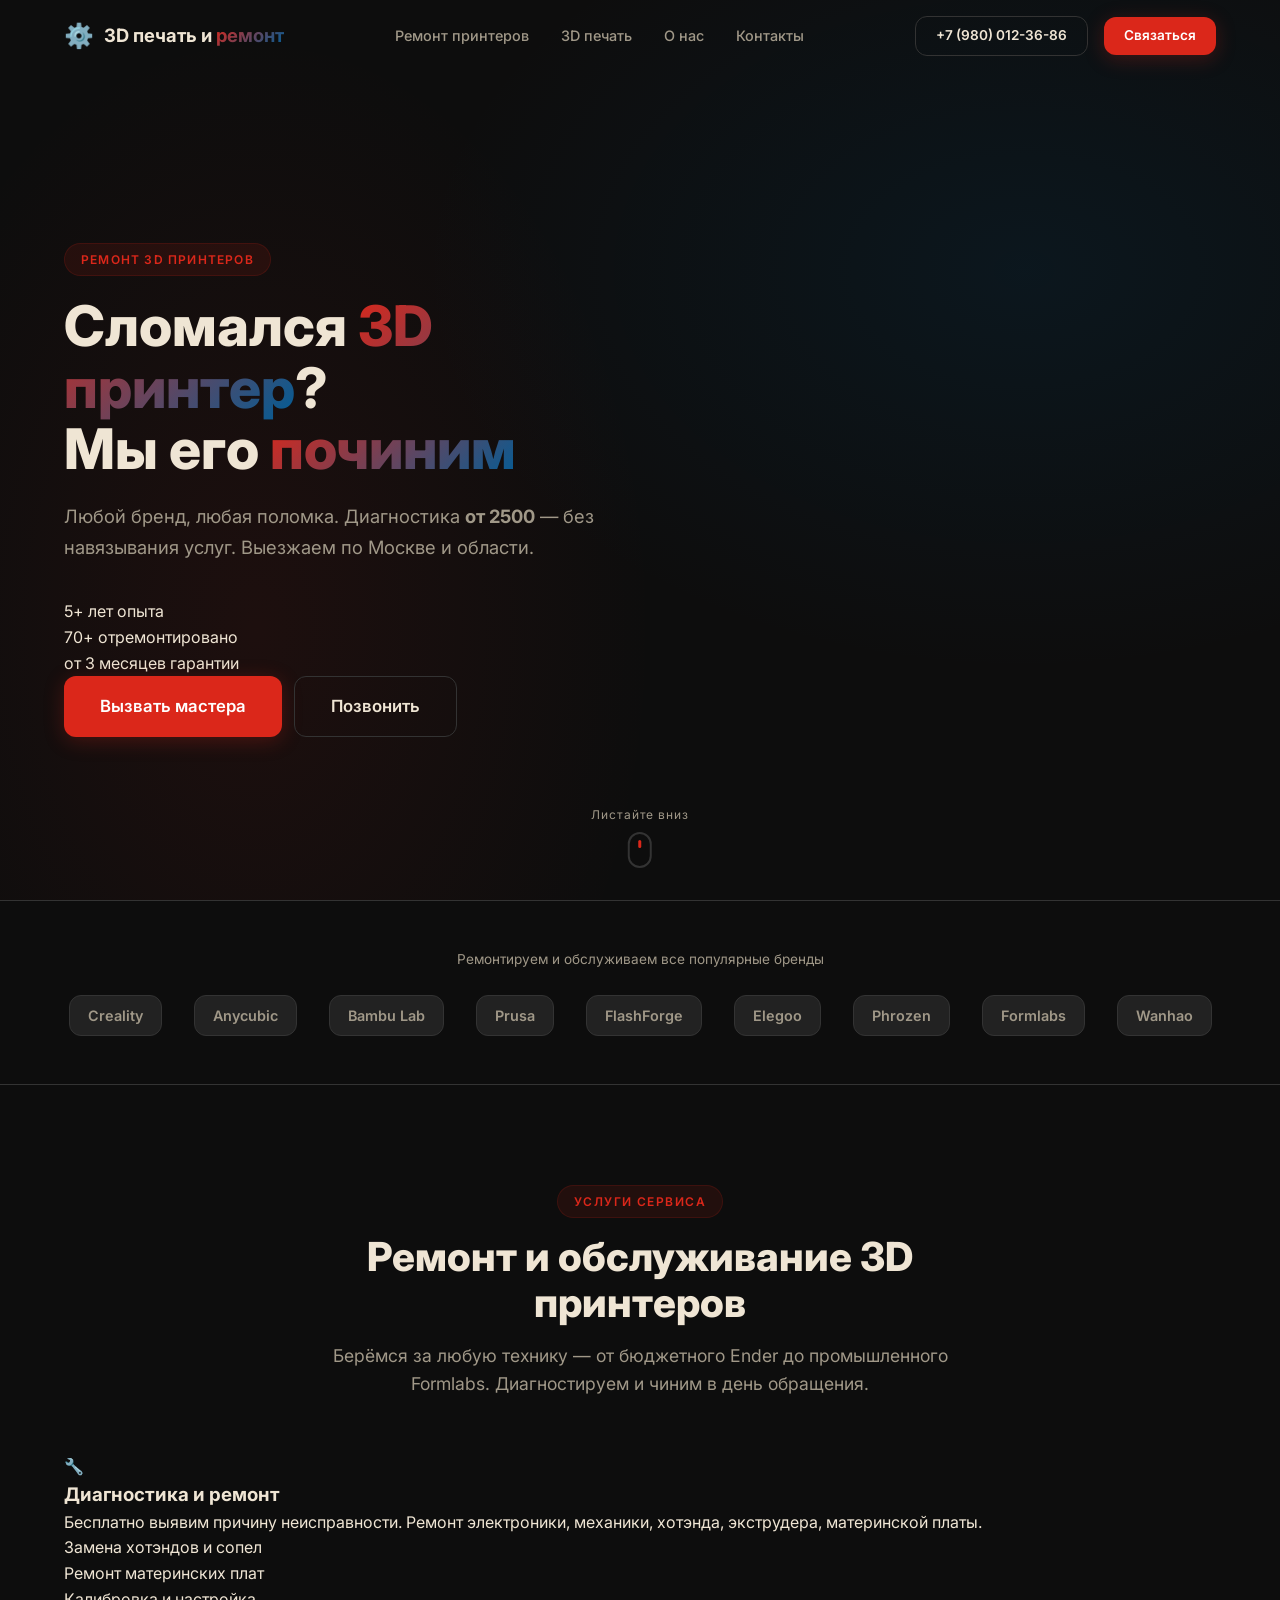
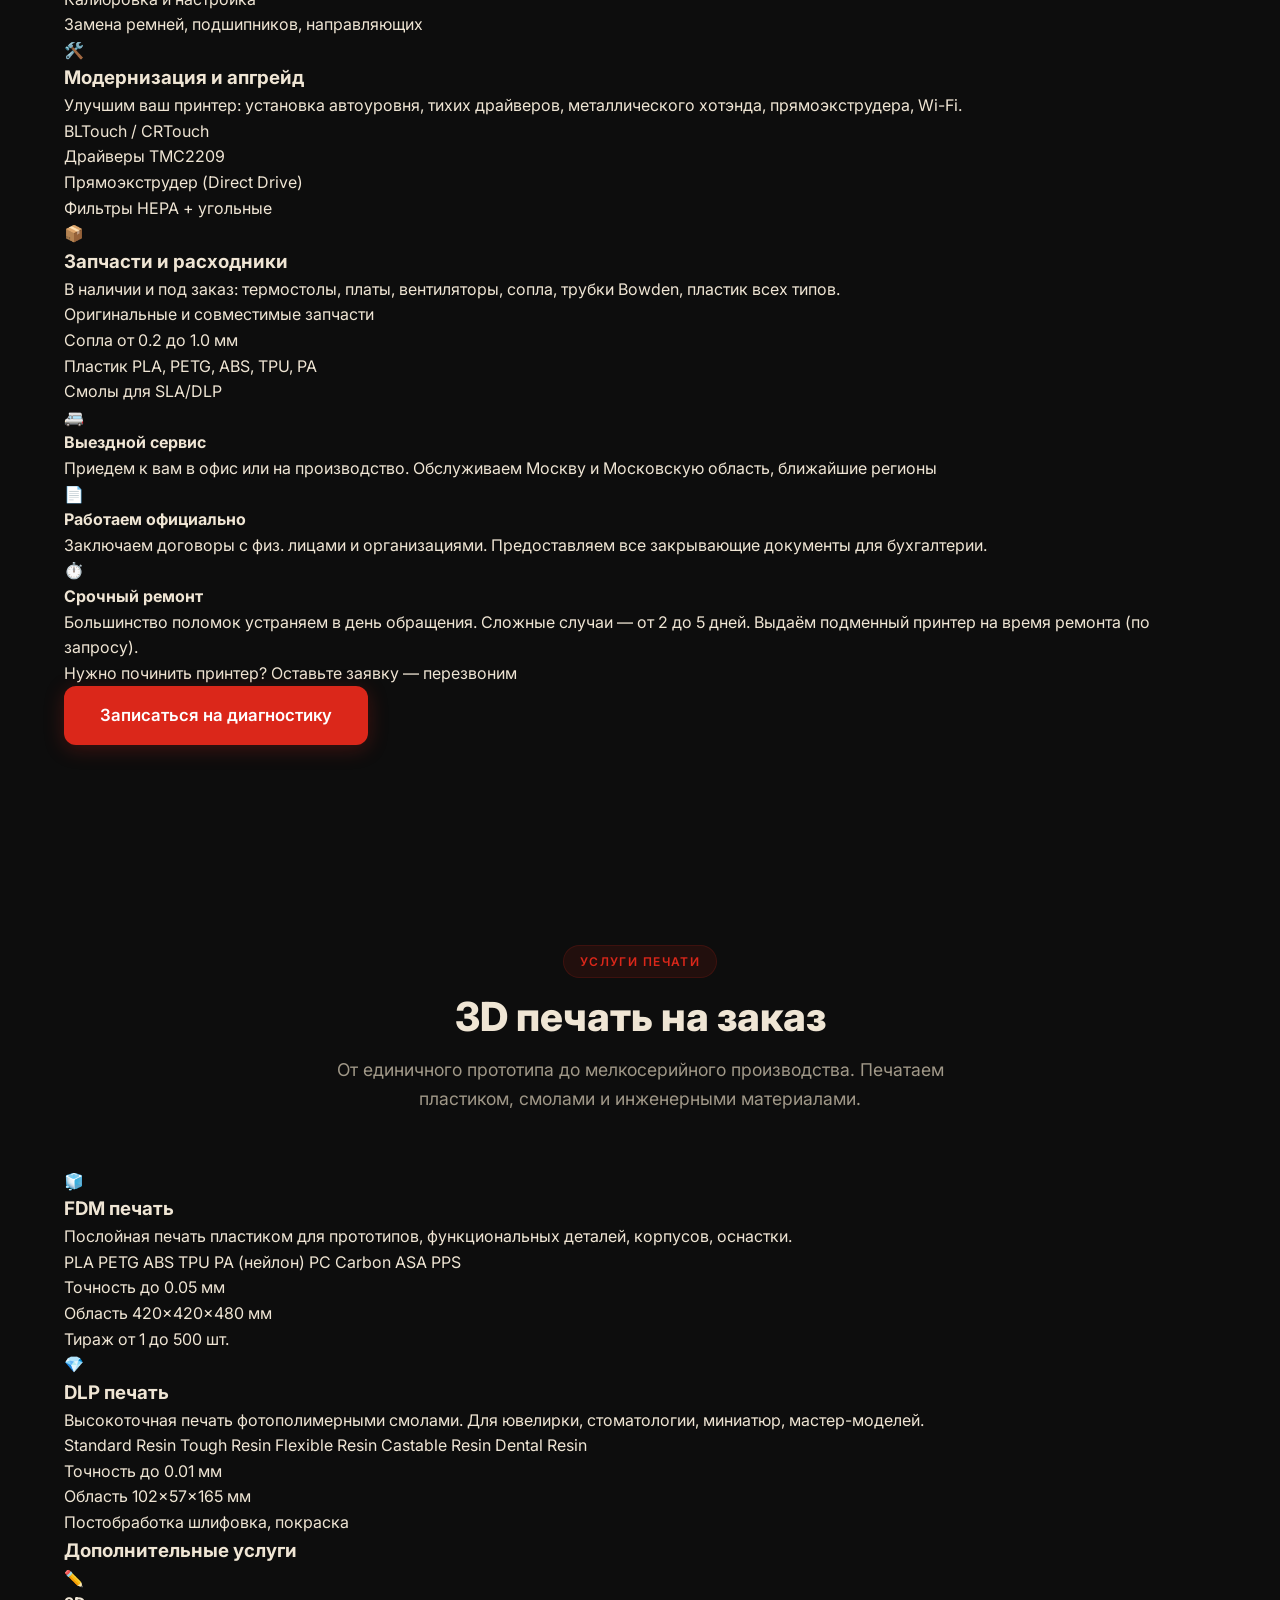
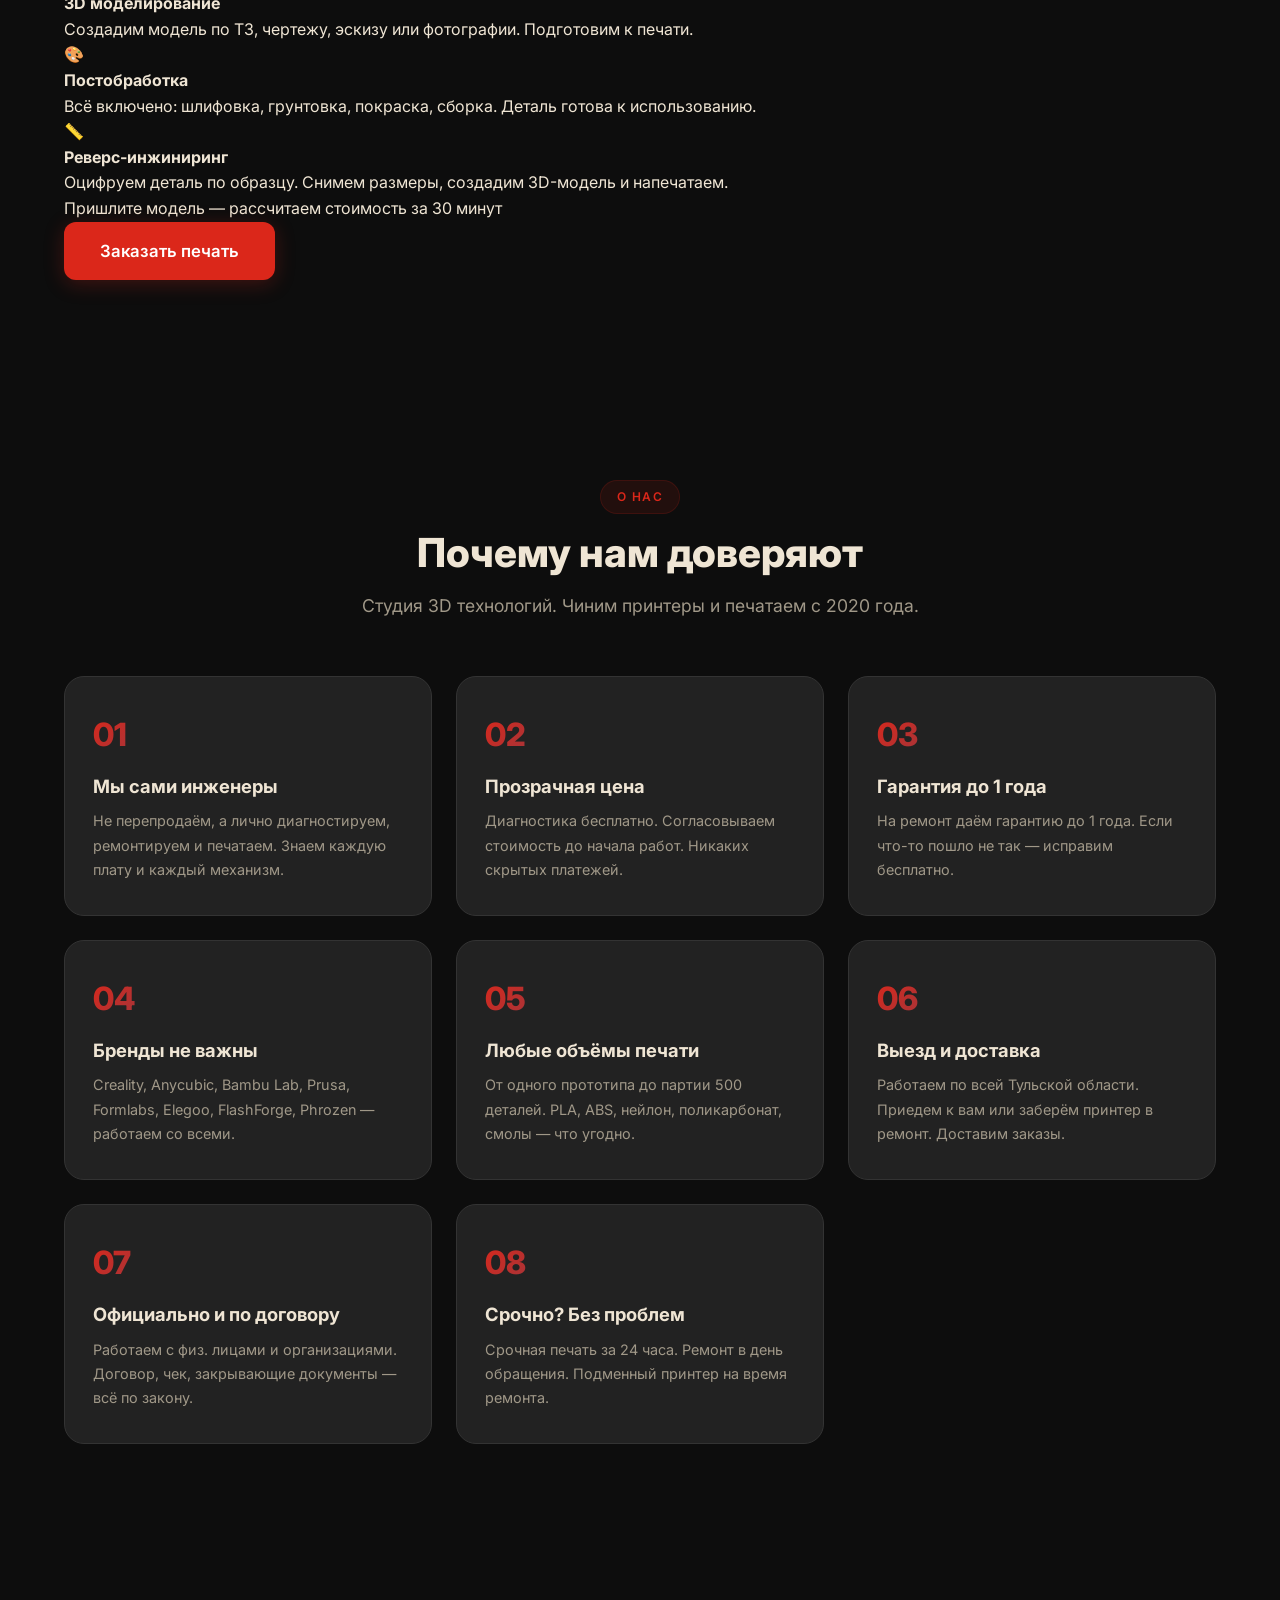
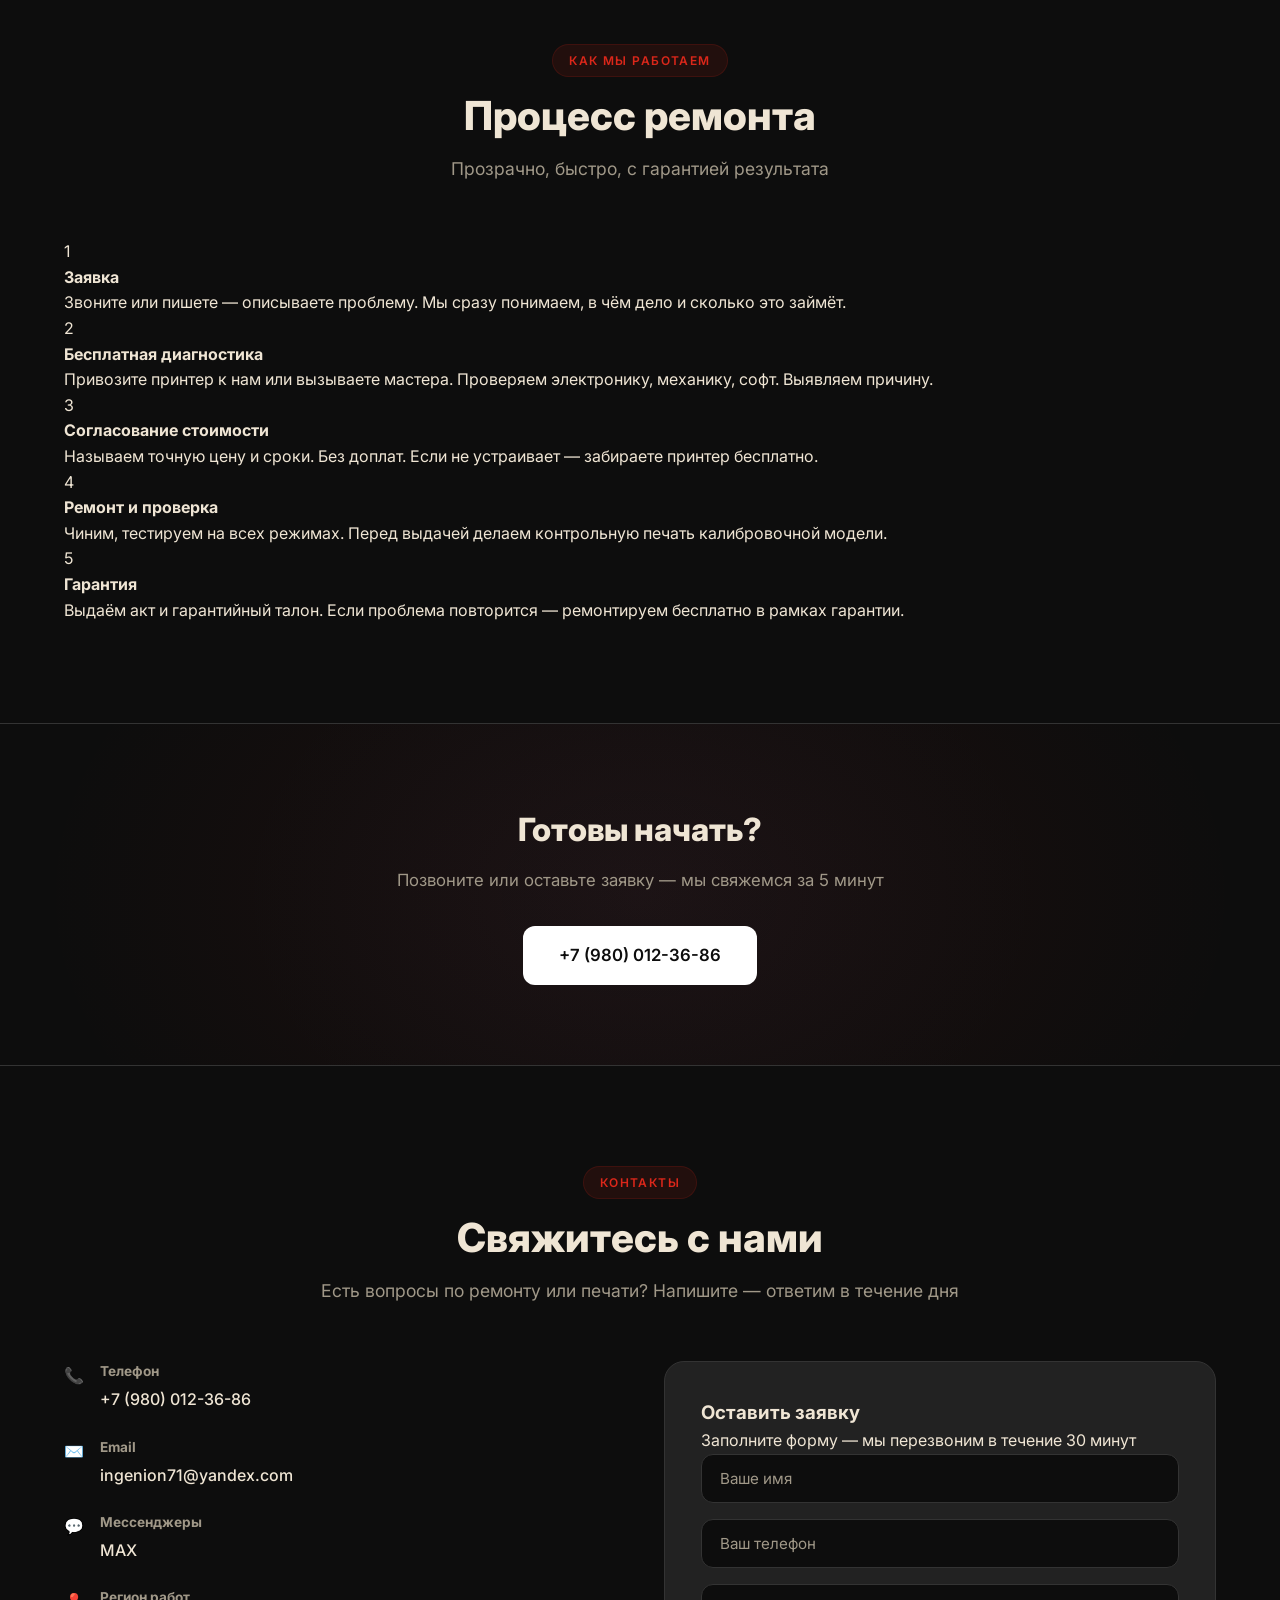
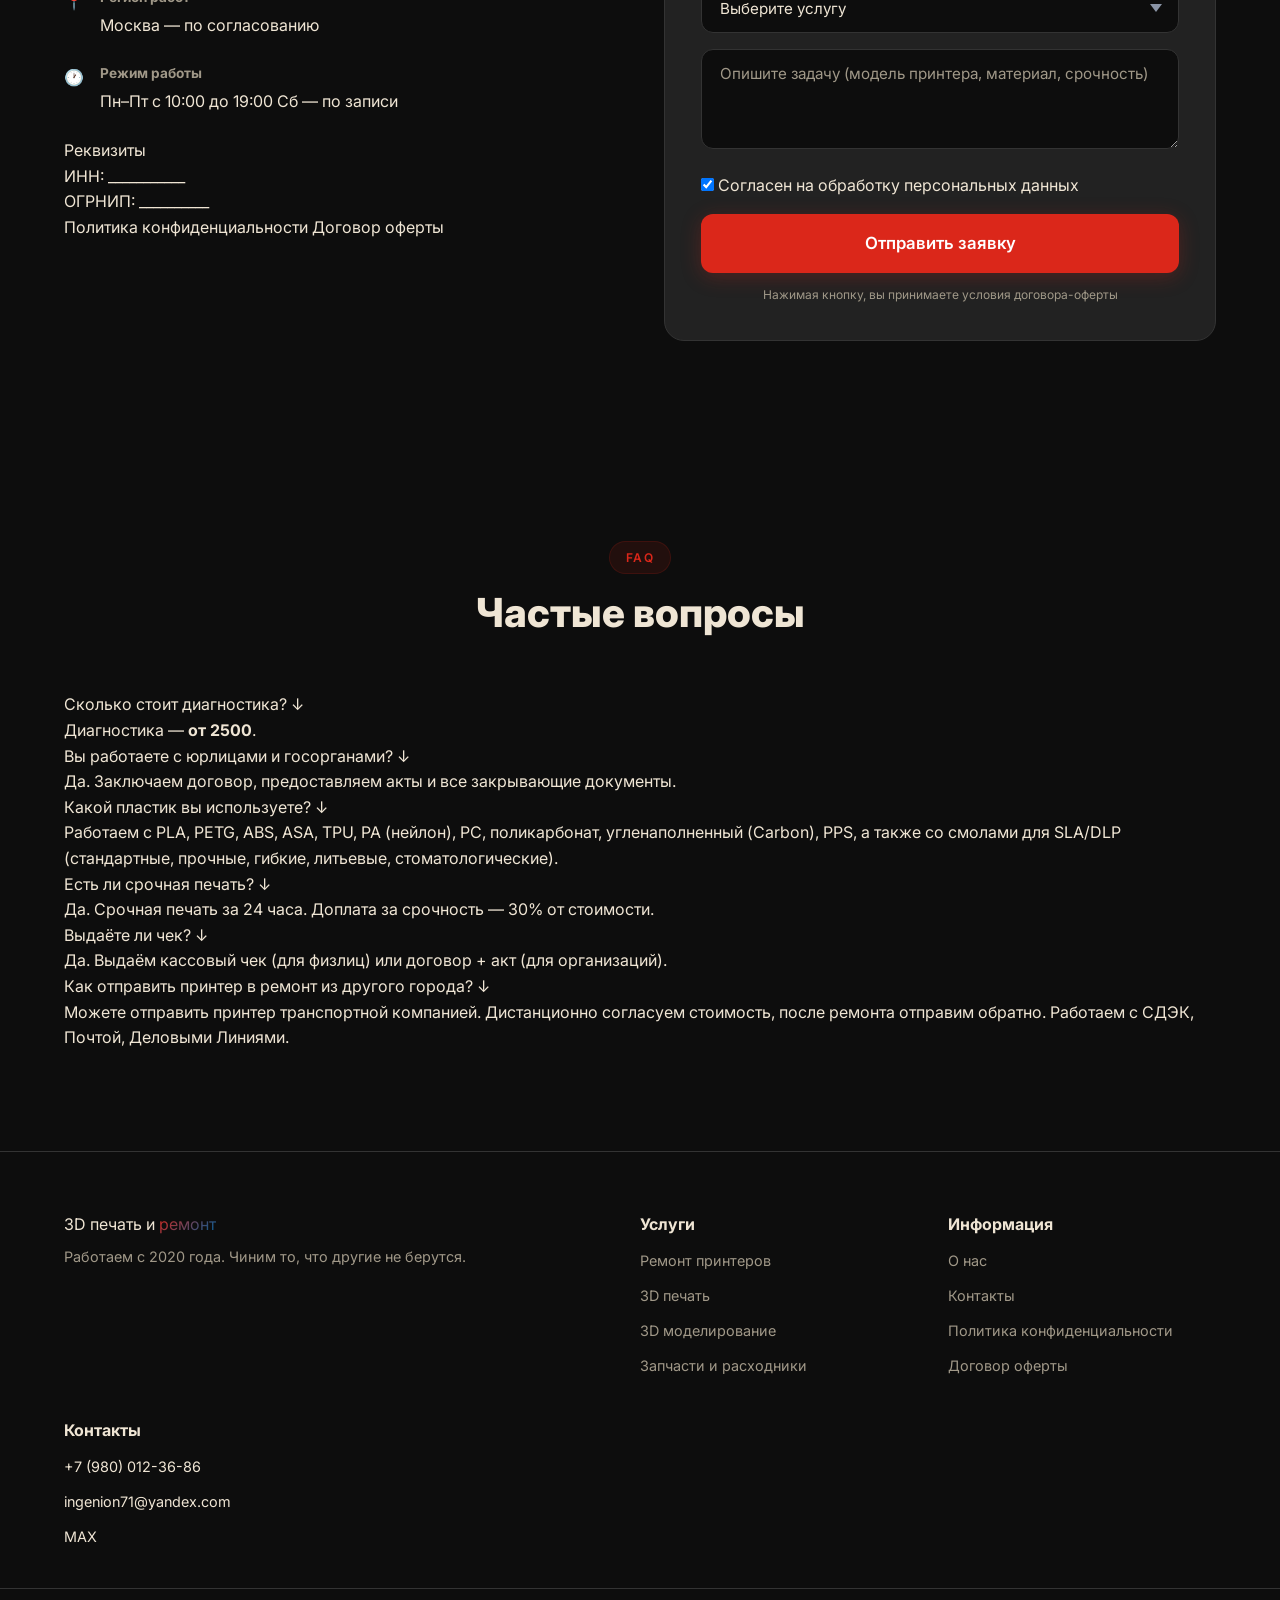
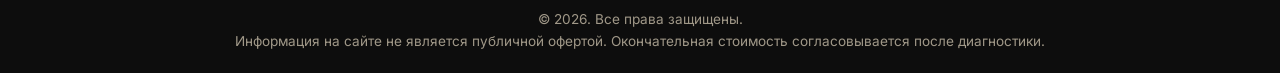
<file: index.html>
<!DOCTYPE html>
<html lang="ru">
<head>
  <meta charset="UTF-8">
  <meta name="viewport" content="width=device-width, initial-scale=1.0">
  <title>Ремонт 3D принтеров и 3D печать на заказ</title>
  <meta name="description" content="Ремонт 3D принтеров любых брендов с гарантией до 1 года. 3D печать на заказ от прототипа до серии.">
  <meta name="keywords" content="ремонт 3д принтера, 3д печать на заказ, ремонт 3d принтера, обслуживание 3д принтера, запчасти для 3д принтера">
  <meta name="yandex-verification" content="">
  <meta name="google-site-verification" content="">

  <meta property="og:title" content="Ремонт 3D принтеров и 3D печать в Туле">
  <meta property="og:description" content="Профессиональный ремонт 3D принтеров и 3D печать на заказ в Туле. Гарантия до 1 года. Выездной сервис.">
  <meta property="og:type" content="website">
  <meta property="og:url" content="https://ingenion.ru">
  <meta property="og:locale" content="ru_RU">

  <link rel="icon" type="image/svg+xml" href="data:image/svg+xml,<svg xmlns='http://www.w3.org/2000/svg' viewBox='0 0 100 100'><text y='.9em' font-size='90'>⚙️</text></svg>">

  <link rel="preconnect" href="https://fonts.googleapis.com">
  <link rel="preconnect" href="https://fonts.gstatic.com" crossorigin>
  <link href="https://fonts.googleapis.com/css2?family=Inter:wght@400;500;600;700;800;900&family=JetBrains+Mono:wght@500;600&display=swap" rel="stylesheet">
  <link rel="stylesheet" href="css/style.css">

  <!-- Yandex.Metrika counter -->
  <script type="text/javascript">
    (function(m,e,t,r,i,k,a){
        m[i]=m[i]||function(){(m[i].a=m[i].a||[]).push(arguments)};
        m[i].l=1*new Date();
        for (var j = 0; j < document.scripts.length; j++) {if (document.scripts[j].src === r) { return; }}
        k=e.createElement(t),a=e.getElementsByTagName(t)[0],k.async=1,k.src=r,a.parentNode.insertBefore(k,a)
    })(window, document,'script','https://mc.yandex.ru/metrika/tag.js?id=109986465', 'ym');

    ym(109986465, 'init', {ssr:true, webvisor:true, clickmap:true, ecommerce:"dataLayer", referrer: document.referrer, url: location.href, accurateTrackBounce:true, trackLinks:true});
  </script>
  <noscript><div><img src="https://mc.yandex.ru/watch/109986465" style="position:absolute; left:-9999px;" alt="" /></div></noscript>
  <!-- /Yandex.Metrika counter -->
</head>
<body>

  <!-- PRELOADER -->
  <div class="preloader" id="preloader">
    <div class="preloader__spinner"></div>
  </div>

  <!-- HEADER -->
  <header class="header" id="header">
    <div class="container header__inner">
      <a href="#hero" class="logo">
        <span class="logo__icon">⚙️</span>
        <span class="logo__text">3D печать и <span class="logo__accent">ремонт</span></span>
      </a>
      <nav class="nav" id="nav">
        <ul class="nav__list">
          <li><a href="#repair" class="nav__link">Ремонт принтеров</a></li>
          <li><a href="#print" class="nav__link">3D печать</a></li>
          <li><a href="#about" class="nav__link">О нас</a></li>
          <li><a href="#contact" class="nav__link">Контакты</a></li>
        </ul>
      </nav>
      <div class="header__actions">
        <a href="tel:+79800123686" class="btn btn--sm btn--outline header__phone">+7 (980) 012-36-86</a>
        <a href="#contact" class="btn btn--sm btn--primary header__cta-btn">Связаться</a>
        <button class="burger" id="burger" aria-label="Меню">
          <span></span><span></span><span></span>
        </button>
      </div>
    </div>
  </header>

  <!-- HERO -->
  <section class="hero" id="hero">
    <div class="hero__bg"></div>
    <div class="container hero__inner">
      <div class="hero__content animate-up">
        <span class="hero__badge">Ремонт 3D принтеров</span>
        <h1 class="hero__title">
          Сломался <span class="text-accent">3D принтер</span>?<br>
          Мы его <span class="text-accent">починим</span>
        </h1>
        <p class="hero__subtitle">
          Любой бренд, любая поломка. Диагностика <strong>от 2500</strong> — без навязывания услуг.
          Выезжаем по Москве и области.
        </p>
        <div class="hero__stats">
          <div class="hero__stat">
            <span class="hero__stat-num">5+</span>
            <span class="hero__stat-label">лет опыта</span>
          </div>
          <div class="hero__stat">
            <span class="hero__stat-num">70+</span>
            <span class="hero__stat-label">отремонтировано</span>
          </div>
          <div class="hero__stat">
            <span class="hero__stat-num">от 3 месяцев</span>
            <span class="hero__stat-label">гарантии</span>
          </div>
        </div>
        <div class="hero__actions">
          <a href="#contact" class="btn btn--lg btn--primary">Вызвать мастера</a>
          <a href="tel:+79800123686" class="btn btn--lg btn--outline">Позвонить</a>
          <!--<a href="https://msngr.to/ingenion71" target="_blank" rel="noopener" class="btn btn--lg btn--ghost">MAX</a>-->
        </div>
      </div>
      <div class="hero__visual animate-up" style="animation-delay:0.15s">
        <div class="hero__model">
          <div class="printer-3d">
            <div class="printer-3d__base"></div>
            <div class="printer-3d__column printer-3d__column--left"></div>
            <div class="printer-3d__column printer-3d__column--right"></div>
            <div class="printer-3d__gantry"></div>
            <div class="printer-3d__head"></div>
            <div class="printer-3d__nozzle"></div>
            <div class="printer-3d__bed"></div>
            <div class="printer-3d__part"></div>
            <div class="printer-3d__filament"></div>
            <div class="printer-3d__glow"></div>
          </div>
        </div>
      </div>
    </div>
    <div class="hero__scroll">
      <span>Листайте вниз</span>
      <div class="hero__scroll-mouse"></div>
    </div>
  </section>

  <!-- TRUST BAR: brands -->
  <section class="trust-bar">
    <div class="container">
      <p class="trust-bar__label">Ремонтируем и обслуживаем все популярные бренды</p>
      <div class="trust-bar__logos">
        <span>Creality</span><span>Anycubic</span><span>Bambu&nbsp;Lab</span>
        <span>Prusa</span><span>FlashForge</span><span>Elegoo</span>
        <span>Phrozen</span><span>Formlabs</span><span>Wanhao</span>
      </div>
    </div>
  </section>

  <!-- REPAIR SECTION (main focus) -->
  <section class="section repair" id="repair">
    <div class="container">
      <div class="section__header animate-up">
        <span class="section__tag">Услуги сервиса</span>
        <h2 class="section__title">Ремонт и обслуживание 3D принтеров</h2>
        <p class="section__desc">
          Берёмся за любую технику — от бюджетного Ender до промышленного Formlabs.
          Диагностируем и чиним в день обращения.
        </p>
      </div>

      <div class="repair__grid">
        <div class="repair-card animate-up">
          <div class="repair-card__icon">🔧</div>
          <h3 class="repair-card__title">Диагностика и ремонт</h3>
          <p class="repair-card__desc">Бесплатно выявим причину неисправности. Ремонт электроники, механики, хотэнда, экструдера, материнской платы.</p>
          <ul class="repair-card__features">
            <li>Замена хотэндов и сопел</li>
            <li>Ремонт материнских плат</li>
            <li>Калибровка и настройка</li>
            <li>Замена ремней, подшипников, направляющих</li>
          </ul>
        </div>
        <div class="repair-card animate-up" style="animation-delay:0.05s">
          <div class="repair-card__icon">🛠️</div>
          <h3 class="repair-card__title">Модернизация и апгрейд</h3>
          <p class="repair-card__desc">Улучшим ваш принтер: установка автоуровня, тихих драйверов, металлического хотэнда, прямоэкструдера, Wi-Fi.</p>
          <ul class="repair-card__features">
            <li>BLTouch / CRTouch</li>
            <li>Драйверы TMC2209</li>
            <li>Прямоэкструдер (Direct Drive)</li>
            <li>Фильтры HEPA + угольные</li>
          </ul>
        </div>
        <div class="repair-card animate-up" style="animation-delay:0.1s">
          <div class="repair-card__icon">📦</div>
          <h3 class="repair-card__title">Запчасти и расходники</h3>
          <p class="repair-card__desc">В наличии и под заказ: термостолы, платы, вентиляторы, сопла, трубки Bowden, пластик всех типов.</p>
          <ul class="repair-card__features">
            <li>Оригинальные и совместимые запчасти</li>
            <li>Сопла от 0.2 до 1.0 мм</li>
            <li>Пластик PLA, PETG, ABS, TPU, PA</li>
            <li>Смолы для SLA/DLP</li>
          </ul>
        </div>
      </div>

      <div class="repair__additional animate-up">
        <div class="repair__additional-card">
          <div class="repair__additional-icon">🚐</div>
          <div class="repair__additional-text">
            <h4>Выездной сервис</h4>
            <p>Приедем к вам в офис или на производство. Обслуживаем Москву и Московскую область, ближайшие регионы</p>
          </div>
        </div>
        <div class="repair__additional-card">
          <div class="repair__additional-icon">📄</div>
          <div class="repair__additional-text">
            <h4>Работаем официально</h4>
            <p>Заключаем договоры с физ. лицами и организациями. Предоставляем все закрывающие документы для бухгалтерии.</p>
          </div>
        </div>
        <div class="repair__additional-card">
          <div class="repair__additional-icon">⏱️</div>
          <div class="repair__additional-text">
            <h4>Срочный ремонт</h4>
            <p>Большинство поломок устраняем в день обращения. Сложные случаи — от 2 до 5 дней. Выдаём подменный принтер на время ремонта (по запросу).</p>
          </div>
        </div>
      </div>

      <div class="repair__cta animate-up">
        <p>Нужно починить принтер? Оставьте заявку — перезвоним</p>
        <a href="#contact" class="btn btn--lg btn--primary">Записаться на диагностику</a>
      </div>
    </div>
  </section>

  <!-- PRINT SECTION -->
  <section class="section print" id="print">
    <div class="container">
      <div class="section__header animate-up">
        <span class="section__tag">Услуги печати</span>
        <h2 class="section__title">3D печать на заказ</h2>
        <p class="section__desc">От единичного прототипа до мелкосерийного производства. Печатаем пластиком, смолами и инженерными материалами.</p>
      </div>

      <div class="print__grid">
        <div class="print-card animate-up">
          <div class="print-card__header">
            <div class="print-card__icon">🧊</div>
            <h3 class="print-card__title">FDM печать</h3>
          </div>
          <p class="print-card__desc">Послойная печать пластиком для прототипов, функциональных деталей, корпусов, оснастки.</p>
          <div class="print-card__materials">
            <span class="material-tag">PLA</span>
            <span class="material-tag">PETG</span>
            <span class="material-tag">ABS</span>
            <span class="material-tag">TPU</span>
            <span class="material-tag">PA (нейлон)</span>
            <span class="material-tag">PC</span>
            <span class="material-tag">Carbon</span>
            <span class="material-tag">ASA</span>
            <span class="material-tag">PPS</span>
          </div>
          <div class="print-card__specs">
            <div class="spec">
              <span class="spec__label">Точность</span>
              <span class="spec__value">до 0.05 мм</span>
            </div>
            <div class="spec">
              <span class="spec__label">Область</span>
              <span class="spec__value">420×420×480 мм</span>
            </div>
            <div class="spec">
              <span class="spec__label">Тираж</span>
              <span class="spec__value">от 1 до 500 шт.</span>
            </div>
          </div>
        </div>
        <div class="print-card animate-up" style="animation-delay:0.05s">
          <div class="print-card__header">
            <div class="print-card__icon">💎</div>
            <h3 class="print-card__title">DLP печать</h3>
          </div>
          <p class="print-card__desc">Высокоточная печать фотополимерными смолами. Для ювелирки, стоматологии, миниатюр, мастер-моделей.</p>
          <div class="print-card__materials">
            <span class="material-tag">Standard Resin</span>
            <span class="material-tag">Tough Resin</span>
            <span class="material-tag">Flexible Resin</span>
            <span class="material-tag">Castable Resin</span>
            <span class="material-tag">Dental Resin</span>
          </div>
          <div class="print-card__specs">
            <div class="spec">
              <span class="spec__label">Точность</span>
              <span class="spec__value">до 0.01 мм</span>
            </div>
            <div class="spec">
              <span class="spec__label">Область</span>
              <span class="spec__value">102×57×165 мм</span>
            </div>
            <div class="spec">
              <span class="spec__label">Постобработка</span>
              <span class="spec__value">шлифовка, покраска</span>
            </div>
          </div>
        </div>
      </div>

      <div class="print__services animate-up">
        <h3>Дополнительные услуги</h3>
        <div class="print__services-grid">
          <div class="print-service">
            <span class="print-service__icon">✏️</span>
            <div>
              <strong>3D моделирование</strong>
              <p>Создадим модель по ТЗ, чертежу, эскизу или фотографии. Подготовим к печати.</p>
            </div>
          </div>
          <div class="print-service">
            <span class="print-service__icon">🎨</span>
            <div>
              <strong>Постобработка</strong>
              <p>Всё включено: шлифовка, грунтовка, покраска, сборка. Деталь готова к использованию.</p>
            </div>
          </div>
          <div class="print-service">
            <span class="print-service__icon">📏</span>
            <div>
              <strong>Реверс-инжиниринг</strong>
              <p>Оцифруем деталь по образцу. Снимем размеры, создадим 3D-модель и напечатаем.</p>
            </div>
          </div>
        </div>
      </div>

      <div class="print__cta animate-up">
        <p>Пришлите модель — рассчитаем стоимость за 30 минут</p>
        <a href="#contact" class="btn btn--lg btn--primary">Заказать печать</a>
      </div>
    </div>
  </section>

  <!-- WHY US -->
  <section class="section why" id="about">
    <div class="container">
      <div class="section__header animate-up">
        <span class="section__tag">О нас</span>
        <h2 class="section__title">Почему нам доверяют</h2>
        <p class="section__desc">Студия 3D технологий. Чиним принтеры и печатаем с 2020 года.</p>
      </div>

      <div class="why__grid">
        <div class="why-card animate-up">
          <div class="why-card__num">01</div>
          <h3 class="why-card__title">Мы сами инженеры</h3>
          <p class="why-card__desc">Не перепродаём, а лично диагностируем, ремонтируем и печатаем. Знаем каждую плату и каждый механизм.</p>
        </div>
        <div class="why-card animate-up" style="animation-delay:0.05s">
          <div class="why-card__num">02</div>
          <h3 class="why-card__title">Прозрачная цена</h3>
          <p class="why-card__desc">Диагностика бесплатно. Согласовываем стоимость до начала работ. Никаких скрытых платежей.</p>
        </div>
        <div class="why-card animate-up" style="animation-delay:0.1s">
          <div class="why-card__num">03</div>
          <h3 class="why-card__title">Гарантия до 1 года</h3>
          <p class="why-card__desc">На ремонт даём гарантию до 1 года. Если что-то пошло не так — исправим бесплатно.</p>
        </div>
        <div class="why-card animate-up" style="animation-delay:0.15s">
          <div class="why-card__num">04</div>
          <h3 class="why-card__title">Бренды не важны</h3>
          <p class="why-card__desc">Creality, Anycubic, Bambu Lab, Prusa, Formlabs, Elegoo, FlashForge, Phrozen — работаем со всеми.</p>
        </div>
        <div class="why-card animate-up" style="animation-delay:0.2s">
          <div class="why-card__num">05</div>
          <h3 class="why-card__title">Любые объёмы печати</h3>
          <p class="why-card__desc">От одного прототипа до партии 500 деталей. PLA, ABS, нейлон, поликарбонат, смолы — что угодно.</p>
        </div>
        <div class="why-card animate-up" style="animation-delay:0.25s">
          <div class="why-card__num">06</div>
          <h3 class="why-card__title">Выезд и доставка</h3>
          <p class="why-card__desc">Работаем по всей Тульской области. Приедем к вам или заберём принтер в ремонт. Доставим заказы.</p>
        </div>
        <div class="why-card animate-up" style="animation-delay:0.3s">
          <div class="why-card__num">07</div>
          <h3 class="why-card__title">Официально и по договору</h3>
          <p class="why-card__desc">Работаем с физ. лицами и организациями. Договор, чек, закрывающие документы — всё по закону.</p>
        </div>
        <div class="why-card animate-up" style="animation-delay:0.35s">
          <div class="why-card__num">08</div>
          <h3 class="why-card__title">Срочно? Без проблем</h3>
          <p class="why-card__desc">Срочная печать за 24 часа. Ремонт в день обращения. Подменный принтер на время ремонта.</p>
        </div>
      </div>
    </div>
  </section>

  <!-- HOW WE WORK -->
  <section class="section process">
    <div class="container">
      <div class="section__header animate-up">
        <span class="section__tag">Как мы работаем</span>
        <h2 class="section__title">Процесс ремонта</h2>
        <p class="section__desc">Прозрачно, быстро, с гарантией результата</p>
      </div>
      <div class="process__steps">
        <div class="process__step animate-up">
          <div class="process__step-num">1</div>
          <div class="process__step-content">
            <h4>Заявка</h4>
            <p>Звоните или пишете — описываете проблему. Мы сразу понимаем, в чём дело и сколько это займёт.</p>
          </div>
        </div>
        <div class="process__step animate-up" style="animation-delay:0.05s">
          <div class="process__step-num">2</div>
          <div class="process__step-content">
            <h4>Бесплатная диагностика</h4>
            <p>Привозите принтер к нам или вызываете мастера. Проверяем электронику, механику, софт. Выявляем причину.</p>
          </div>
        </div>
        <div class="process__step animate-up" style="animation-delay:0.1s">
          <div class="process__step-num">3</div>
          <div class="process__step-content">
            <h4>Согласование стоимости</h4>
            <p>Называем точную цену и сроки. Без доплат. Если не устраивает — забираете принтер бесплатно.</p>
          </div>
        </div>
        <div class="process__step animate-up" style="animation-delay:0.15s">
          <div class="process__step-num">4</div>
          <div class="process__step-content">
            <h4>Ремонт и проверка</h4>
            <p>Чиним, тестируем на всех режимах. Перед выдачей делаем контрольную печать калибровочной модели.</p>
          </div>
        </div>
        <div class="process__step animate-up" style="animation-delay:0.2s">
          <div class="process__step-num">5</div>
          <div class="process__step-content">
            <h4>Гарантия</h4>
            <p>Выдаём акт и гарантийный талон. Если проблема повторится — ремонтируем бесплатно в рамках гарантии.</p>
          </div>
        </div>
      </div>
    </div>
  </section>

  <!-- CTA BANNER -->
  <section class="cta-banner">
    <div class="container">
      <div class="cta-banner__inner animate-up">
        <h2 class="cta-banner__title">Готовы начать?</h2>
        <p class="cta-banner__desc">Позвоните или оставьте заявку — мы свяжемся за 5 минут</p>
        <div class="cta-banner__actions">
          <a href="tel:+79800123686" class="btn btn--lg btn--white">+7 (980) 012-36-86</a>
          <!--<a href="https://msngr.to/ingenion71" target="_blank" rel="noopener" class="btn btn--lg btn--outline btn--white-outline">Написать в MAX</a>-->
        </div>
      </div>
    </div>
  </section>

  <!-- CONTACT -->
  <section class="section contact" id="contact">
    <div class="container">
      <div class="section__header animate-up">
        <span class="section__tag">Контакты</span>
        <h2 class="section__title">Свяжитесь с нами</h2>
        <p class="section__desc">Есть вопросы по ремонту или печати? Напишите — ответим в течение дня</p>
      </div>
      <div class="contact__grid">
        <div class="contact__info animate-up">
          <div class="contact__item">
            <span class="contact__icon">📞</span>
            <div>
              <strong>Телефон</strong>
              <a href="tel:+79800123686">+7 (980) 012-36-86</a>
            </div>
          </div>
          <div class="contact__item">
            <span class="contact__icon">✉️</span>
            <div>
              <strong>Email</strong>
              <a href="mailto:ingenion71@yandex.com">ingenion71@yandex.com</a>
            </div>
          </div>
          <div class="contact__item">
            <span class="contact__icon">💬</span>
            <div>
              <strong>Мессенджеры</strong>
              <div class="contact__socials">
                <a href="https://msngr.to/ingenion71" target="_blank" rel="noopener" class="contact__social-link">MAX</a>
              </div>
            </div>
          </div>
          <div class="contact__item">
            <span class="contact__icon">📍</span>
            <div>
              <strong>Регион работ</strong>
              <span class="contact__sub">Москва — по согласованию</span>
            </div>
          </div>
          <div class="contact__item">
            <span class="contact__icon">🕐</span>
            <div>
              <strong>Режим работы</strong>
              <span>Пн–Пт с 10:00 до 19:00</span>
              <span class="contact__sub">Сб — по записи</span>
            </div>
          </div>

          <div class="contact__legal">
            <p>Реквизиты</p>
            <p>ИНН: ___________</p>
            <p>ОГРНИП: __________</p>
            <div class="contact__legal-links">
              <a href="legal/policy.html">Политика конфиденциальности</a>
              <a href="legal/terms.html">Договор оферты</a>
            </div>
          </div>
        </div>

        <form class="contact__form animate-up" id="contactForm" style="animation-delay:0.1s">
          <div class="form__header">
            <h3>Оставить заявку</h3>
            <p>Заполните форму — мы перезвоним в течение 30 минут</p>
          </div>
          <div class="form__group">
            <input type="text" id="formName" class="form__input" placeholder="Ваше имя" required>
          </div>
          <div class="form__group">
            <input type="tel" id="formPhone" class="form__input" placeholder="Ваш телефон" required>
          </div>
          <div class="form__group">
            <select id="formService" class="form__input form__select">
              <option value="">Выберите услугу</option>
              <option value="repair">Ремонт 3D принтера</option>
              <option value="diagnostics">Диагностика</option>
              <option value="upgrade">Модернизация / апгрейд</option>
              <option value="print-fdm">3D печать (FDM)</option>
              <option value="print-sla">3D печать (SLA/SDLP)</option>
              <option value="modeling">3D моделирование</option>
              <option value="parts">Запчасти и расходники</option>
              <option value="other">Другое</option>
            </select>
          </div>
          <div class="form__group">
            <textarea id="formMessage" class="form__input form__textarea" placeholder="Опишите задачу (модель принтера, материал, срочность)" rows="3"></textarea>
          </div>
          <div class="form__group form__group--checkbox">
            <label class="form__checkbox">
              <input type="checkbox" id="formAgree" checked required>
              <span class="form__checkbox-mark"></span>
              <span class="form__checkbox-text">Согласен на обработку <a href="legal/policy.html" target="_blank">персональных данных</a></span>
            </label>
          </div>
          <button type="submit" class="btn btn--lg btn--primary form__submit">Отправить заявку</button>
          <p class="form__note">Нажимая кнопку, вы принимаете <a href="legal/terms.html" target="_blank">условия договора-оферты</a></p>
        </form>
      </div>
    </div>
  </section>

  <!-- FAQ -->
  <section class="section faq">
    <div class="container">
      <div class="section__header animate-up">
        <span class="section__tag">FAQ</span>
        <h2 class="section__title">Частые вопросы</h2>
      </div>
      <div class="faq__list">
        <div class="faq__item animate-up">
          <button class="faq__question" aria-expanded="false">
            <span>Сколько стоит диагностика?</span>
            <span class="faq__arrow">↓</span>
          </button>
          <div class="faq__answer">
            <p>Диагностика — <strong>от 2500</strong>.</p>
          </div>
        </div>
        <div class="faq__item animate-up">
          <button class="faq__question" aria-expanded="false">
            <span>Вы работаете с юрлицами и госорганами?</span>
            <span class="faq__arrow">↓</span>
          </button>
          <div class="faq__answer">
            <p>Да. Заключаем договор, предоставляем акты и все закрывающие документы.</p>
          </div>
        </div>
        <div class="faq__item animate-up">
          <button class="faq__question" aria-expanded="false">
            <span>Какой пластик вы используете?</span>
            <span class="faq__arrow">↓</span>
          </button>
          <div class="faq__answer">
            <p>Работаем с PLA, PETG, ABS, ASA, TPU, PA (нейлон), PC, поликарбонат, угленаполненный (Carbon), PPS, а также со смолами для SLA/DLP (стандартные, прочные, гибкие, литьевые, стоматологические).</p>
          </div>
        </div>
        <div class="faq__item animate-up">
          <button class="faq__question" aria-expanded="false">
            <span>Есть ли срочная печать?</span>
            <span class="faq__arrow">↓</span>
          </button>
          <div class="faq__answer">
            <p>Да. Срочная печать за 24 часа. Доплата за срочность — 30% от стоимости.</p>
          </div>
        </div>
        <div class="faq__item animate-up">
          <button class="faq__question" aria-expanded="false">
            <span>Выдаёте ли чек?</span>
            <span class="faq__arrow">↓</span>
          </button>
          <div class="faq__answer">
            <p>Да. Выдаём кассовый чек (для физлиц) или договор + акт (для организаций).</p>
          </div>
        </div>
        <div class="faq__item animate-up">
          <button class="faq__question" aria-expanded="false">
            <span>Как отправить принтер в ремонт из другого города?</span>
            <span class="faq__arrow">↓</span>
          </button>
          <div class="faq__answer">
            <p>Можете отправить принтер транспортной компанией. Дистанционно согласуем стоимость, после ремонта отправим обратно. Работаем с СДЭК, Почтой, Деловыми Линиями.</p>
          </div>
        </div>
      </div>
    </div>
  </section>

  <!-- FOOTER -->
  <footer class="footer">
    <div class="container footer__inner">
      <div class="footer__brand">
        <span class="logo__text">3D печать и <span class="logo__accent">ремонт</span></span>
        <p class="footer__tagline">Работаем с 2020 года. Чиним то, что другие не берутся.</p>
      </div>
      <div class="footer__links">
        <h4>Услуги</h4>
        <a href="#repair">Ремонт принтеров</a>
        <a href="#print">3D печать</a>
        <a href="#print">3D моделирование</a>
        <a href="#repair">Запчасти и расходники</a>
      </div>
      <div class="footer__links">
        <h4>Информация</h4>
        <a href="#about">О нас</a>
        <a href="#contact">Контакты</a>
        <a href="legal/policy.html">Политика конфиденциальности</a>
        <a href="legal/terms.html">Договор оферты</a>
      </div>
      <div class="footer__contacts">
        <h4>Контакты</h4>
        <a href="tel:+79800123686">+7 (980) 012-36-86</a>
        <a href="mailto:ingenion71@yandex.com">ingenion71@yandex.com</a>
        <a href="https://msngr.to/ingenion71" target="_blank" rel="noopener">MAX</a>

      </div>
    </div>
    <div class="footer__bottom">
      <div class="container">
        <p>&copy; 2026. Все права защищены.</p>
        <p class="footer__disclaimer">Информация на сайте не является публичной офертой. Окончательная стоимость согласовывается после диагностики.</p>
      </div>
    </div>
  </footer>

  <!-- BACK TO TOP -->
  <button class="back-to-top" id="backToTop" aria-label="Наверх">
    <svg width="20" height="20" viewBox="0 0 20 20" fill="none"><path d="M10 17V3M10 3L4 9M10 3L16 9" stroke="currentColor" stroke-width="2" stroke-linecap="round" stroke-linejoin="round"/></svg>
  </button>

  <script src="js/main.js"></script>

<script>
document.addEventListener('submit', function(e) {
  const form = e.target;
  const nameInput = form.querySelector('[name*="name"], #name, .name, #formName');
  const phoneInput = form.querySelector('[name*="phone"], [name*="tel"], #phone, #tel, .phone, #formPhone');
  if (!nameInput || !phoneInput) return;
  const data = {
    name: nameInput.value || '',
    phone: phoneInput.value || '',
    service_type: '',
    message: ''
  };
  const sel = form.querySelector('select');
  if (sel) data.service_type = sel.options[sel.selectedIndex]?.text || sel.value || '';
  const ta = form.querySelector('textarea');
  if (ta) data.message = ta.value;
  if (data.name && data.phone) {
    fetch('/proxy.php', {
      method: 'POST',
      headers: {'Content-Type': 'application/json'},
      body: JSON.stringify(data)
    }).catch(() => {});
  }
});
</script>
</body>
</html>
</file>
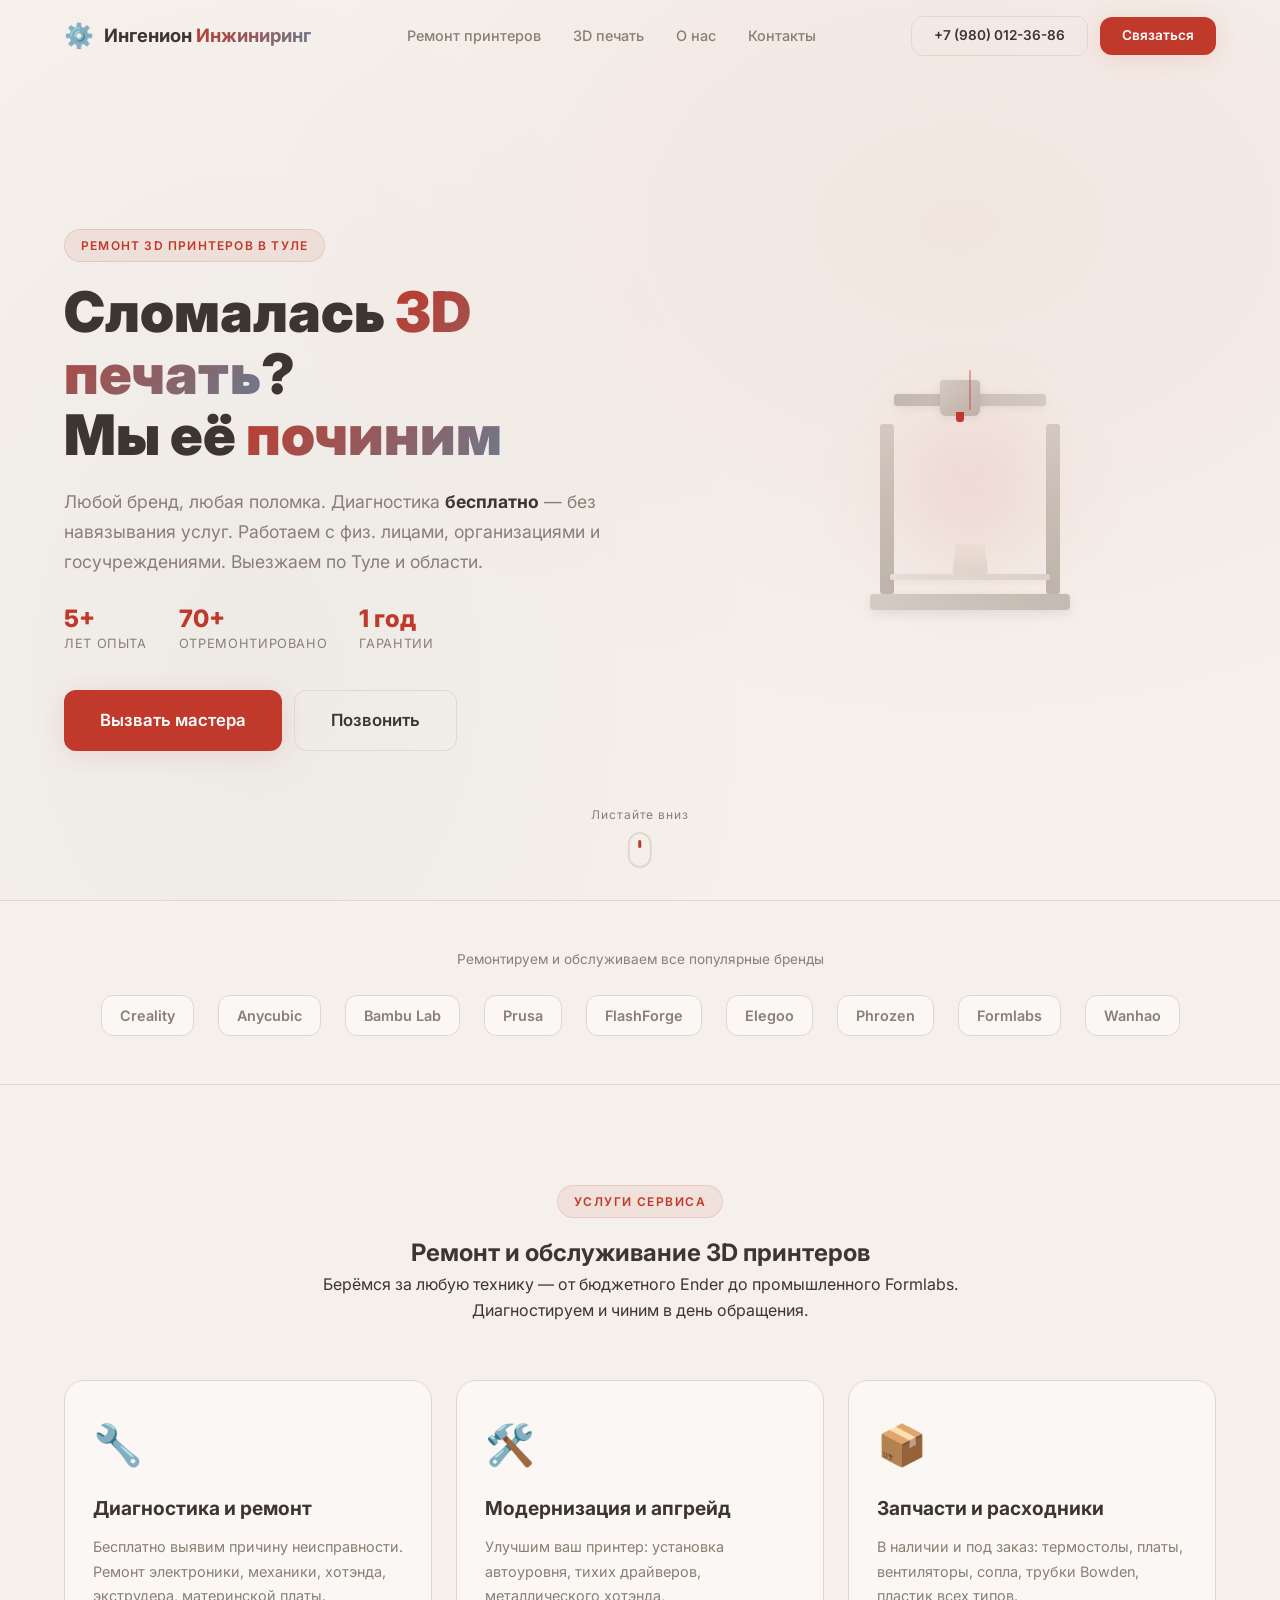
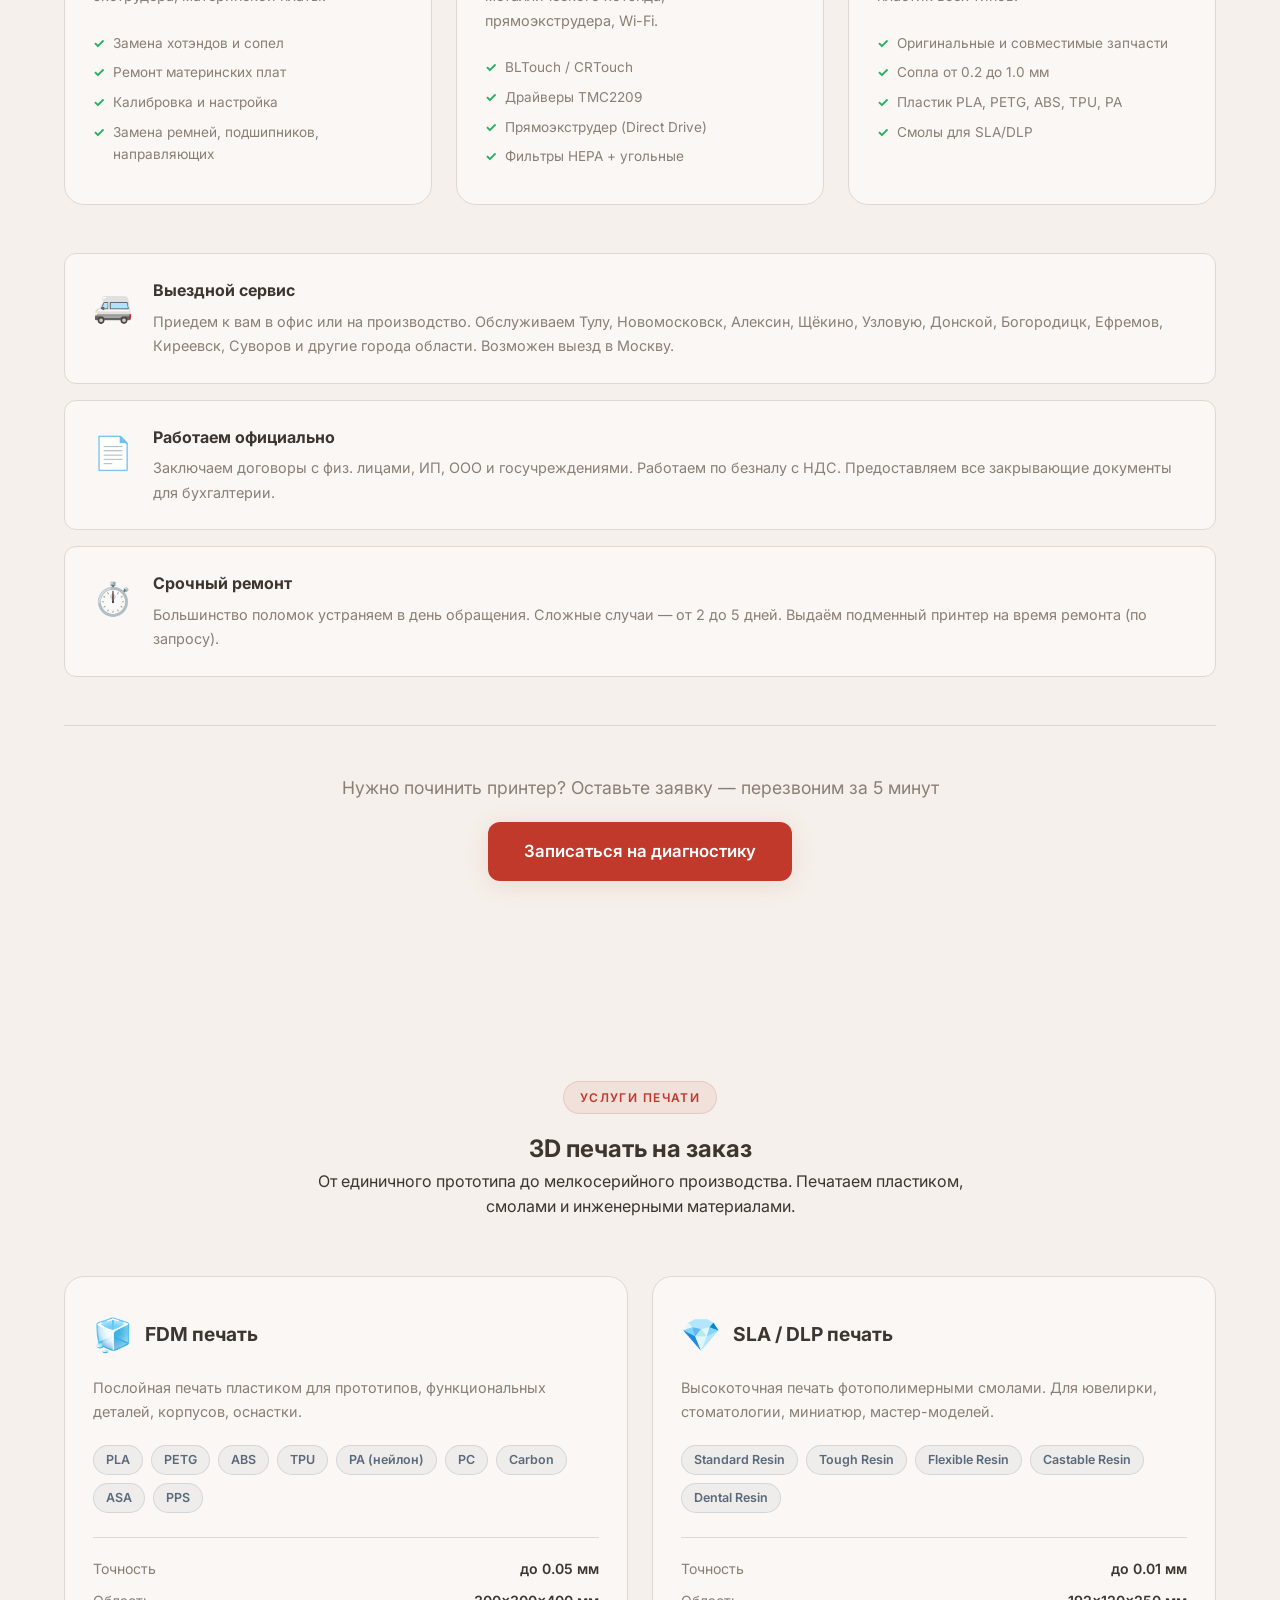
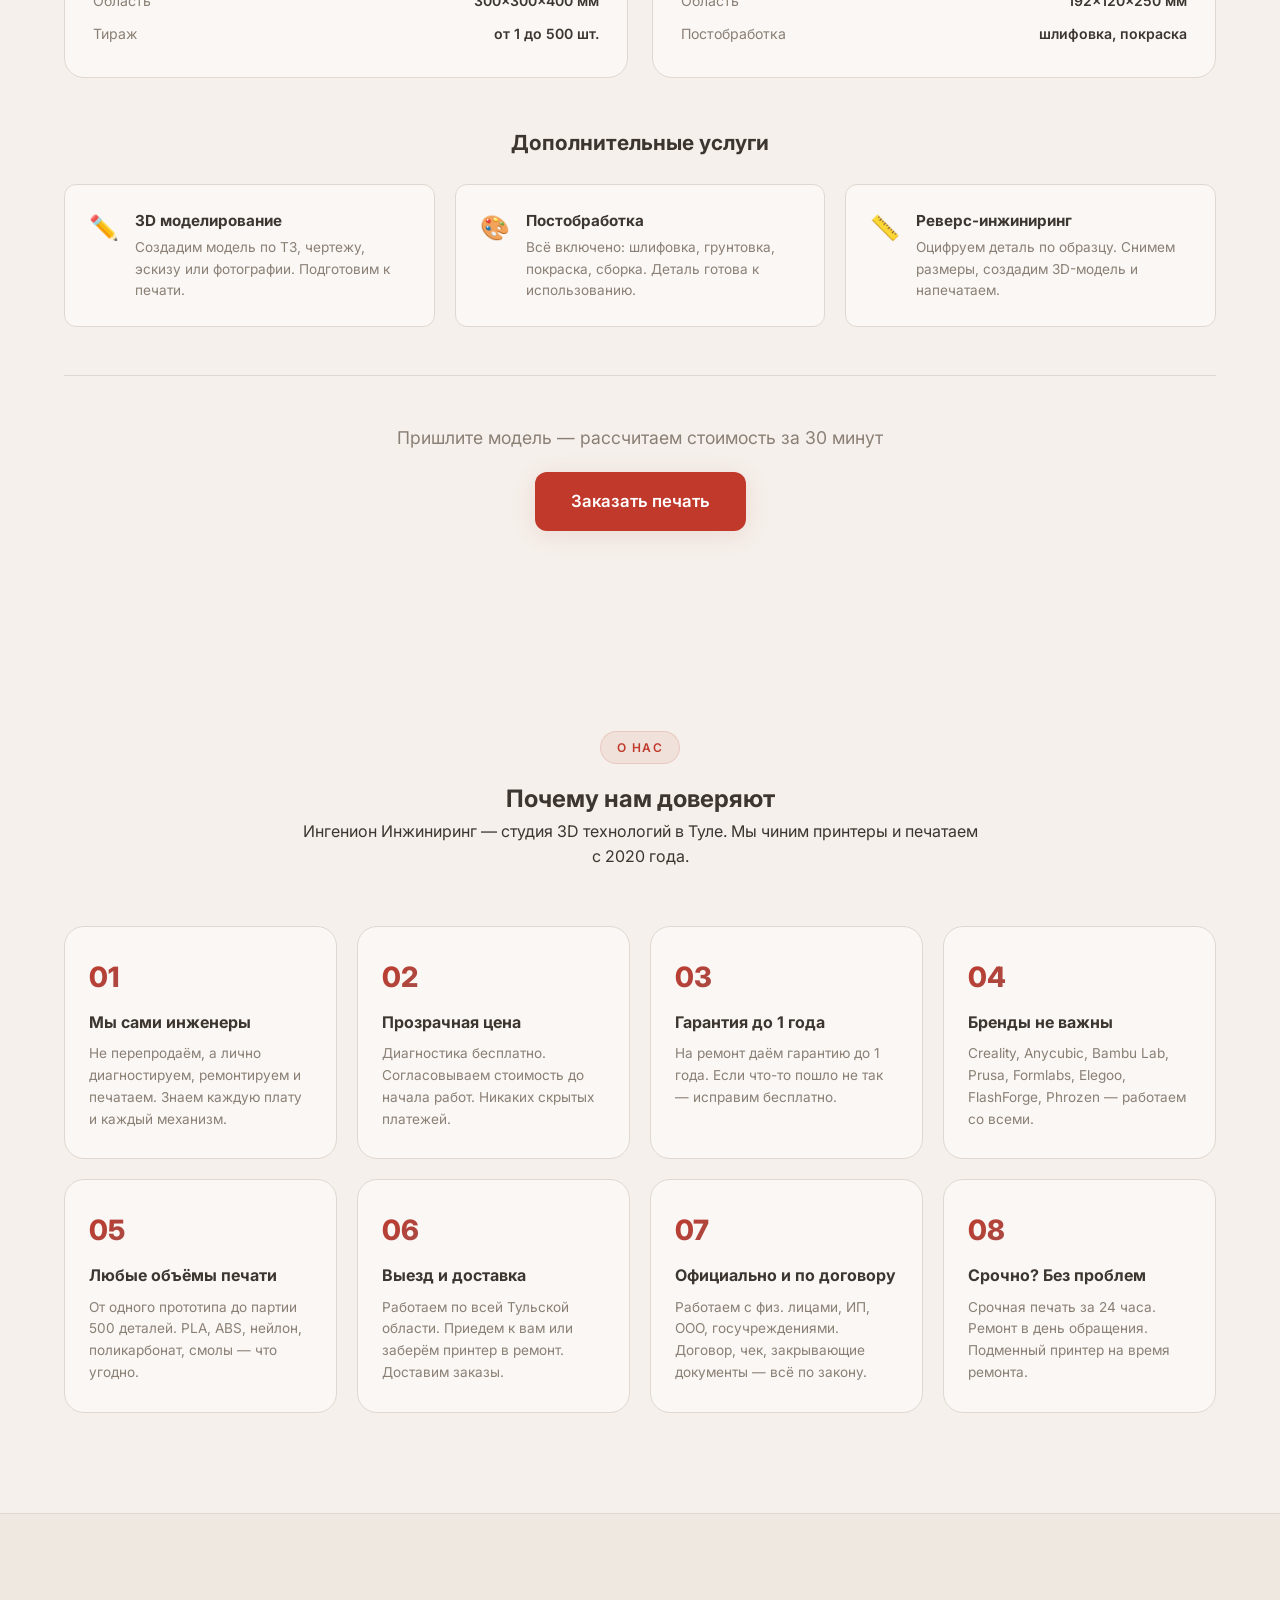
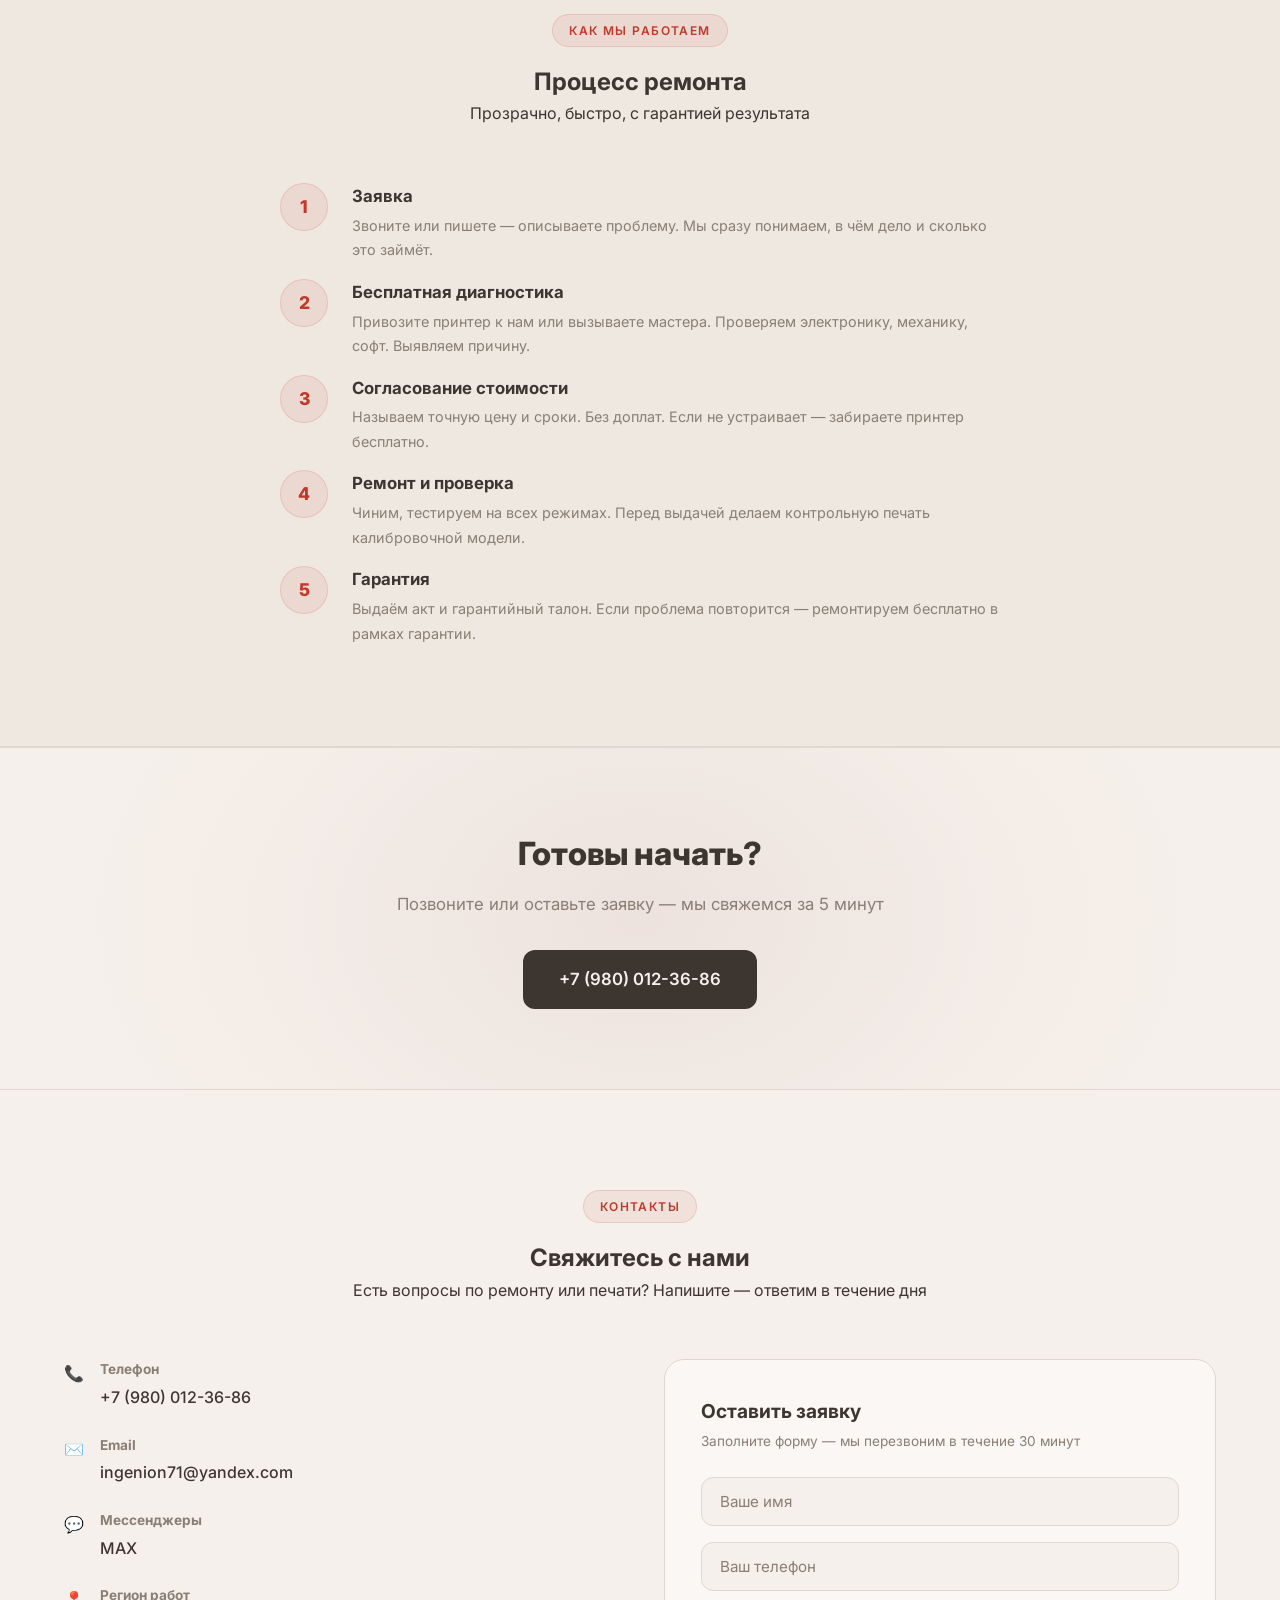
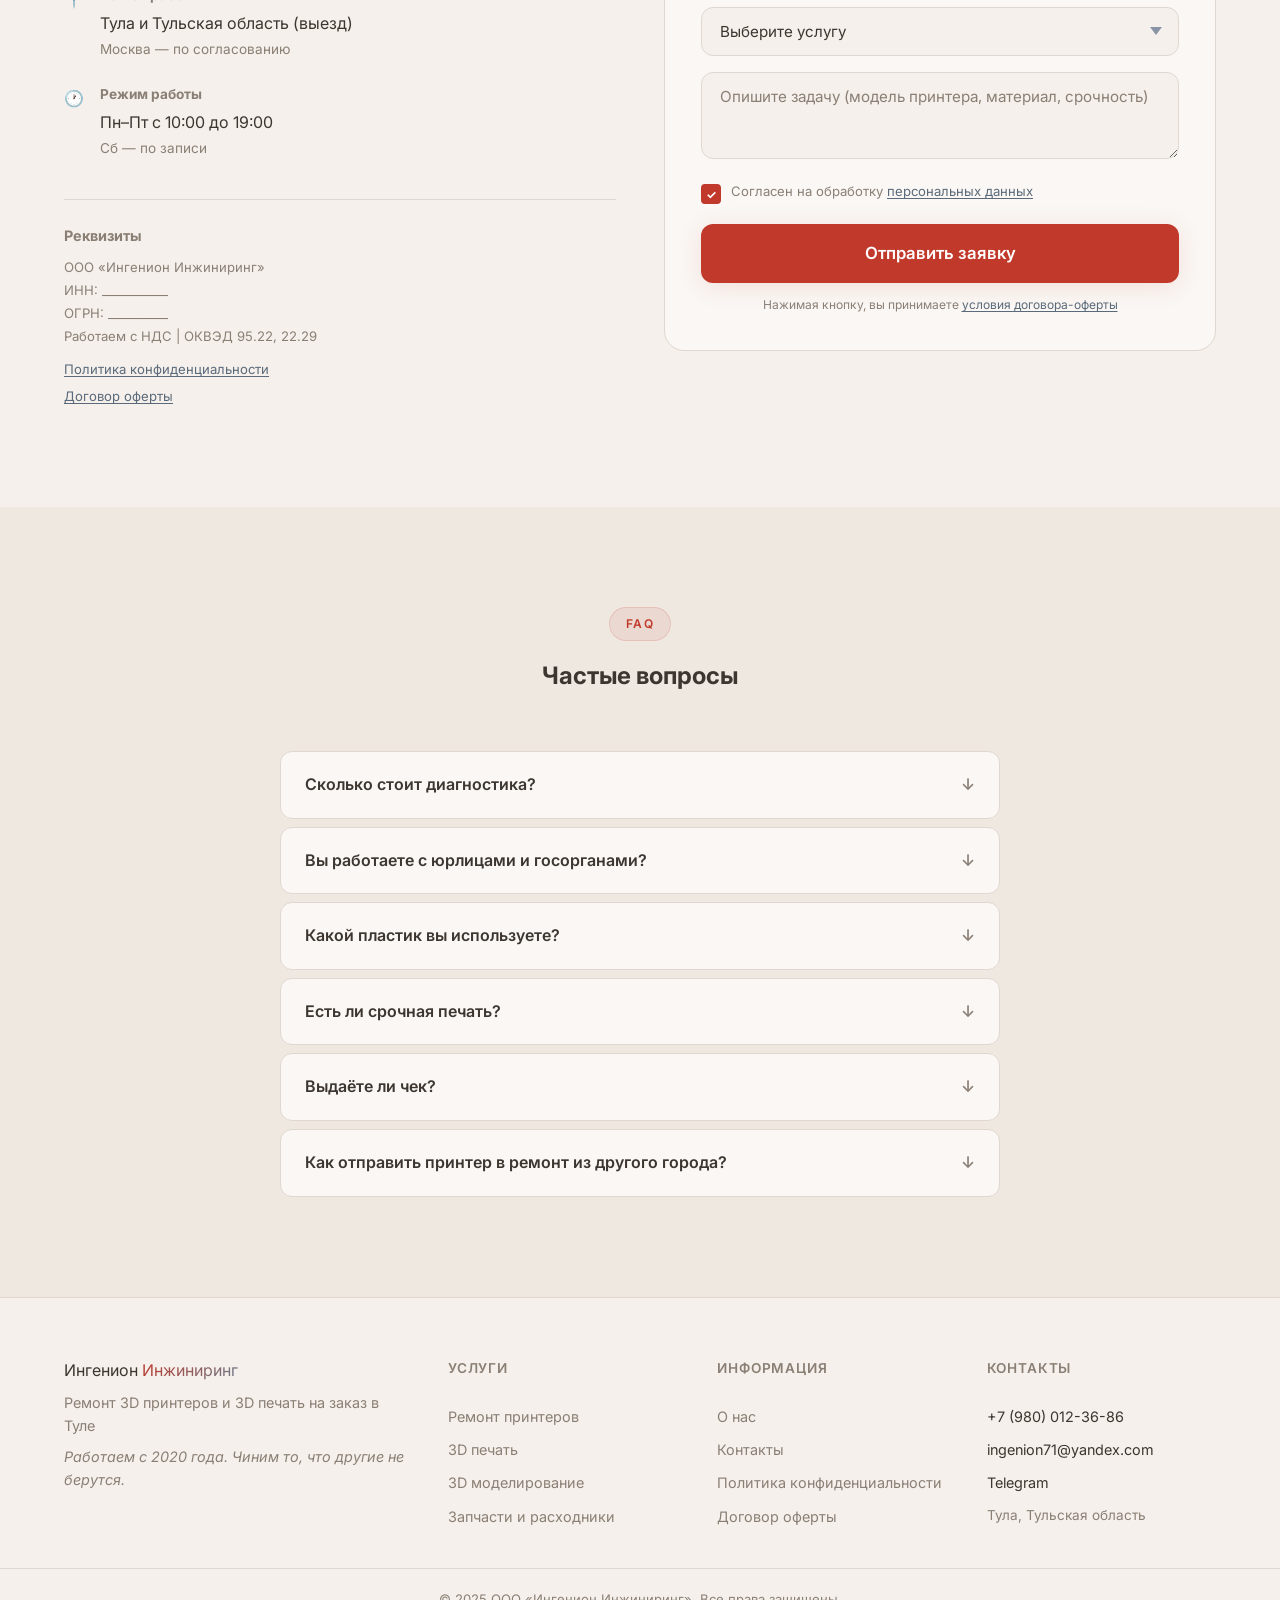
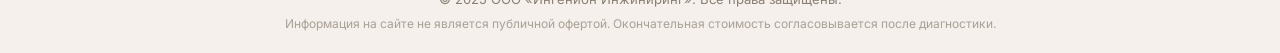
<file: v2/index.html>
<!DOCTYPE html>
<html lang="ru">
<head>
  <meta charset="UTF-8">
  <meta name="viewport" content="width=device-width, initial-scale=1.0">
  <title>Ингенион Инжиниринг — Ремонт 3D принтеров и 3D печать в Туле</title>
  <meta name="description" content="Ингенион Инжиниринг в Туле: профессиональный ремонт 3D принтеров любых брендов с гарантией до 1 года. 3D печать на заказ от прототипа до серии. Выезд по Туле и области. Работаем с физ. и юр. лицами.">
  <meta name="keywords" content="ремонт 3д принтера тула, 3д печать тула, ремонт 3d принтера, 3д печать на заказ, 3д печать тула, обслуживание 3д принтера, запчасти для 3д принтера">
  <meta name="yandex-verification" content="">
  <meta name="google-site-verification" content="">

  <meta property="og:title" content="Ингенион Инжиниринг — Ремонт 3D принтеров и 3D печать">
  <meta property="og:description" content="Профессиональный ремонт 3D принтеров и 3D печать на заказ в Туле. Гарантия до 1 года. Выездной сервис.">
  <meta property="og:type" content="website">
  <meta property="og:url" content="https://ingenion.ru">
  <meta property="og:locale" content="ru_RU">

  <link rel="icon" type="image/svg+xml" href="data:image/svg+xml,<svg xmlns='http://www.w3.org/2000/svg' viewBox='0 0 100 100'><text y='.9em' font-size='90'>⚙️</text></svg>">

  <link rel="preconnect" href="https://fonts.googleapis.com">
  <link rel="preconnect" href="https://fonts.gstatic.com" crossorigin>
  <link href="https://fonts.googleapis.com/css2?family=Inter:wght@400;500;600;700;800;900&family=JetBrains+Mono:wght@500;600&display=swap" rel="stylesheet">
  <link rel="stylesheet" href="css/style.css">
</head>
<body>

  <!-- PRELOADER -->
  <div class="preloader" id="preloader">
    <div class="preloader__spinner"></div>
  </div>

  <!-- HEADER -->
  <header class="header" id="header">
    <div class="container header__inner">
      <a href="#hero" class="logo">
        <span class="logo__icon">⚙️</span>
        <span class="logo__text">Ингенион <span class="logo__accent">Инжиниринг</span></span>
      </a>
      <nav class="nav" id="nav">
        <ul class="nav__list">
          <li><a href="#repair" class="nav__link">Ремонт принтеров</a></li>
          <li><a href="#print" class="nav__link">3D печать</a></li>
          <li><a href="#about" class="nav__link">О нас</a></li>
          <li><a href="#contact" class="nav__link">Контакты</a></li>
        </ul>
      </nav>
      <div class="header__actions">
        <a href="tel:+79800123686" class="btn btn--sm btn--outline header__phone">+7 (980) 012-36-86</a>
        <a href="#contact" class="btn btn--sm btn--primary header__cta-btn">Связаться</a>
        <button class="burger" id="burger" aria-label="Меню">
          <span></span><span></span><span></span>
        </button>
      </div>
    </div>
  </header>

  <!-- HERO -->
  <section class="hero" id="hero">
    <div class="hero__bg"></div>
    <div class="container hero__inner">
      <div class="hero__content animate-up">
        <span class="hero__badge">Ремонт 3D принтеров в Туле</span>
        <h1 class="hero__title">
          Сломалась <span class="text-accent">3D печать</span>?<br>
          Мы её <span class="text-accent">починим</span>
        </h1>
        <p class="hero__subtitle">
          Любой бренд, любая поломка. Диагностика <strong>бесплатно</strong> — без навязывания услуг.
          Работаем с физ. лицами, организациями и госучреждениями. Выезжаем по Туле и области.
        </p>
        <div class="hero__stats">
          <div class="hero__stat">
            <span class="hero__stat-num">5+</span>
            <span class="hero__stat-label">лет опыта</span>
          </div>
          <div class="hero__stat">
            <span class="hero__stat-num">70+</span>
            <span class="hero__stat-label">отремонтировано</span>
          </div>
          <div class="hero__stat">
            <span class="hero__stat-num">1 год</span>
            <span class="hero__stat-label">гарантии</span>
          </div>
        </div>
        <div class="hero__actions">
          <a href="#contact" class="btn btn--lg btn--primary">Вызвать мастера</a>
          <a href="tel:+79800123686" class="btn btn--lg btn--outline">Позвонить</a>
          <!--<a href="https://t.me/ingenion71" target="_blank" rel="noopener" class="btn btn--lg btn--ghost">Telegram</a>-->
        </div>
      </div>
      <div class="hero__visual animate-up" style="animation-delay:0.15s">
        <div class="hero__model">
          <div class="printer-3d">
            <div class="printer-3d__base"></div>
            <div class="printer-3d__column printer-3d__column--left"></div>
            <div class="printer-3d__column printer-3d__column--right"></div>
            <div class="printer-3d__gantry"></div>
            <div class="printer-3d__head"></div>
            <div class="printer-3d__nozzle"></div>
            <div class="printer-3d__bed"></div>
            <div class="printer-3d__part"></div>
            <div class="printer-3d__filament"></div>
            <div class="printer-3d__glow"></div>
          </div>
        </div>
      </div>
    </div>
    <div class="hero__scroll">
      <span>Листайте вниз</span>
      <div class="hero__scroll-mouse"></div>
    </div>
  </section>

  <!-- TRUST BAR: brands -->
  <section class="trust-bar">
    <div class="container">
      <p class="trust-bar__label">Ремонтируем и обслуживаем все популярные бренды</p>
      <div class="trust-bar__logos">
        <span>Creality</span><span>Anycubic</span><span>Bambu&nbsp;Lab</span>
        <span>Prusa</span><span>FlashForge</span><span>Elegoo</span>
        <span>Phrozen</span><span>Formlabs</span><span>Wanhao</span>
      </div>
    </div>
  </section>

  <!-- REPAIR SECTION (main focus) -->
  <section class="section repair" id="repair">
    <div class="container">
      <div class="section__header animate-up">
        <span class="section__tag">Услуги сервиса</span>
        <h2 class="section__title">Ремонт и обслуживание 3D принтеров</h2>
        <p class="section__desc">
          Берёмся за любую технику — от бюджетного Ender до промышленного Formlabs.
          Диагностируем и чиним в день обращения.
        </p>
      </div>

      <div class="repair__grid">
        <div class="repair-card animate-up">
          <div class="repair-card__icon">🔧</div>
          <h3 class="repair-card__title">Диагностика и ремонт</h3>
          <p class="repair-card__desc">Бесплатно выявим причину неисправности. Ремонт электроники, механики, хотэнда, экструдера, материнской платы.</p>
          <ul class="repair-card__features">
            <li>Замена хотэндов и сопел</li>
            <li>Ремонт материнских плат</li>
            <li>Калибровка и настройка</li>
            <li>Замена ремней, подшипников, направляющих</li>
          </ul>
        </div>
        <div class="repair-card animate-up" style="animation-delay:0.05s">
          <div class="repair-card__icon">🛠️</div>
          <h3 class="repair-card__title">Модернизация и апгрейд</h3>
          <p class="repair-card__desc">Улучшим ваш принтер: установка автоуровня, тихих драйверов, металлического хотэнда, прямоэкструдера, Wi-Fi.</p>
          <ul class="repair-card__features">
            <li>BLTouch / CRTouch</li>
            <li>Драйверы TMC2209</li>
            <li>Прямоэкструдер (Direct Drive)</li>
            <li>Фильтры HEPA + угольные</li>
          </ul>
        </div>
        <div class="repair-card animate-up" style="animation-delay:0.1s">
          <div class="repair-card__icon">📦</div>
          <h3 class="repair-card__title">Запчасти и расходники</h3>
          <p class="repair-card__desc">В наличии и под заказ: термостолы, платы, вентиляторы, сопла, трубки Bowden, пластик всех типов.</p>
          <ul class="repair-card__features">
            <li>Оригинальные и совместимые запчасти</li>
            <li>Сопла от 0.2 до 1.0 мм</li>
            <li>Пластик PLA, PETG, ABS, TPU, PA</li>
            <li>Смолы для SLA/DLP</li>
          </ul>
        </div>
      </div>

      <div class="repair__additional animate-up">
        <div class="repair__additional-card">
          <div class="repair__additional-icon">🚐</div>
          <div class="repair__additional-text">
            <h4>Выездной сервис</h4>
            <p>Приедем к вам в офис или на производство. Обслуживаем Тулу, Новомосковск, Алексин, Щёкино, Узловую, Донской, Богородицк, Ефремов, Киреевск, Суворов и другие города области. Возможен выезд в Москву.</p>
          </div>
        </div>
        <div class="repair__additional-card">
          <div class="repair__additional-icon">📄</div>
          <div class="repair__additional-text">
            <h4>Работаем официально</h4>
            <p>Заключаем договоры с физ. лицами, ИП, ООО и госучреждениями. Работаем по безналу с НДС. Предоставляем все закрывающие документы для бухгалтерии.</p>
          </div>
        </div>
        <div class="repair__additional-card">
          <div class="repair__additional-icon">⏱️</div>
          <div class="repair__additional-text">
            <h4>Срочный ремонт</h4>
            <p>Большинство поломок устраняем в день обращения. Сложные случаи — от 2 до 5 дней. Выдаём подменный принтер на время ремонта (по запросу).</p>
          </div>
        </div>
      </div>

      <div class="repair__cta animate-up">
        <p>Нужно починить принтер? Оставьте заявку — перезвоним за 5 минут</p>
        <a href="#contact" class="btn btn--lg btn--primary">Записаться на диагностику</a>
      </div>
    </div>
  </section>

  <!-- PRINT SECTION -->
  <section class="section print" id="print">
    <div class="container">
      <div class="section__header animate-up">
        <span class="section__tag">Услуги печати</span>
        <h2 class="section__title">3D печать на заказ</h2>
        <p class="section__desc">От единичного прототипа до мелкосерийного производства. Печатаем пластиком, смолами и инженерными материалами.</p>
      </div>

      <div class="print__grid">
        <div class="print-card animate-up">
          <div class="print-card__header">
            <div class="print-card__icon">🧊</div>
            <h3 class="print-card__title">FDM печать</h3>
          </div>
          <p class="print-card__desc">Послойная печать пластиком для прототипов, функциональных деталей, корпусов, оснастки.</p>
          <div class="print-card__materials">
            <span class="material-tag">PLA</span>
            <span class="material-tag">PETG</span>
            <span class="material-tag">ABS</span>
            <span class="material-tag">TPU</span>
            <span class="material-tag">PA (нейлон)</span>
            <span class="material-tag">PC</span>
            <span class="material-tag">Carbon</span>
            <span class="material-tag">ASA</span>
            <span class="material-tag">PPS</span>
          </div>
          <div class="print-card__specs">
            <div class="spec">
              <span class="spec__label">Точность</span>
              <span class="spec__value">до 0.05 мм</span>
            </div>
            <div class="spec">
              <span class="spec__label">Область</span>
              <span class="spec__value">300×300×400 мм</span>
            </div>
            <div class="spec">
              <span class="spec__label">Тираж</span>
              <span class="spec__value">от 1 до 500 шт.</span>
            </div>
          </div>
        </div>
        <div class="print-card animate-up" style="animation-delay:0.05s">
          <div class="print-card__header">
            <div class="print-card__icon">💎</div>
            <h3 class="print-card__title">SLA / DLP печать</h3>
          </div>
          <p class="print-card__desc">Высокоточная печать фотополимерными смолами. Для ювелирки, стоматологии, миниатюр, мастер-моделей.</p>
          <div class="print-card__materials">
            <span class="material-tag">Standard Resin</span>
            <span class="material-tag">Tough Resin</span>
            <span class="material-tag">Flexible Resin</span>
            <span class="material-tag">Castable Resin</span>
            <span class="material-tag">Dental Resin</span>
          </div>
          <div class="print-card__specs">
            <div class="spec">
              <span class="spec__label">Точность</span>
              <span class="spec__value">до 0.01 мм</span>
            </div>
            <div class="spec">
              <span class="spec__label">Область</span>
              <span class="spec__value">192×120×250 мм</span>
            </div>
            <div class="spec">
              <span class="spec__label">Постобработка</span>
              <span class="spec__value">шлифовка, покраска</span>
            </div>
          </div>
        </div>
      </div>

      <div class="print__services animate-up">
        <h3>Дополнительные услуги</h3>
        <div class="print__services-grid">
          <div class="print-service">
            <span class="print-service__icon">✏️</span>
            <div>
              <strong>3D моделирование</strong>
              <p>Создадим модель по ТЗ, чертежу, эскизу или фотографии. Подготовим к печати.</p>
            </div>
          </div>
          <div class="print-service">
            <span class="print-service__icon">🎨</span>
            <div>
              <strong>Постобработка</strong>
              <p>Всё включено: шлифовка, грунтовка, покраска, сборка. Деталь готова к использованию.</p>
            </div>
          </div>
          <div class="print-service">
            <span class="print-service__icon">📏</span>
            <div>
              <strong>Реверс-инжиниринг</strong>
              <p>Оцифруем деталь по образцу. Снимем размеры, создадим 3D-модель и напечатаем.</p>
            </div>
          </div>
        </div>
      </div>

      <div class="print__cta animate-up">
        <p>Пришлите модель — рассчитаем стоимость за 30 минут</p>
        <a href="#contact" class="btn btn--lg btn--primary">Заказать печать</a>
      </div>
    </div>
  </section>

  <!-- WHY US -->
  <section class="section why" id="about">
    <div class="container">
      <div class="section__header animate-up">
        <span class="section__tag">О нас</span>
        <h2 class="section__title">Почему нам доверяют</h2>
        <p class="section__desc">Ингенион Инжиниринг — студия 3D технологий в Туле. Мы чиним принтеры и печатаем с 2020 года.</p>
      </div>

      <div class="why__grid">
        <div class="why-card animate-up">
          <div class="why-card__num">01</div>
          <h3 class="why-card__title">Мы сами инженеры</h3>
          <p class="why-card__desc">Не перепродаём, а лично диагностируем, ремонтируем и печатаем. Знаем каждую плату и каждый механизм.</p>
        </div>
        <div class="why-card animate-up" style="animation-delay:0.05s">
          <div class="why-card__num">02</div>
          <h3 class="why-card__title">Прозрачная цена</h3>
          <p class="why-card__desc">Диагностика бесплатно. Согласовываем стоимость до начала работ. Никаких скрытых платежей.</p>
        </div>
        <div class="why-card animate-up" style="animation-delay:0.1s">
          <div class="why-card__num">03</div>
          <h3 class="why-card__title">Гарантия до 1 года</h3>
          <p class="why-card__desc">На ремонт даём гарантию до 1 года. Если что-то пошло не так — исправим бесплатно.</p>
        </div>
        <div class="why-card animate-up" style="animation-delay:0.15s">
          <div class="why-card__num">04</div>
          <h3 class="why-card__title">Бренды не важны</h3>
          <p class="why-card__desc">Creality, Anycubic, Bambu Lab, Prusa, Formlabs, Elegoo, FlashForge, Phrozen — работаем со всеми.</p>
        </div>
        <div class="why-card animate-up" style="animation-delay:0.2s">
          <div class="why-card__num">05</div>
          <h3 class="why-card__title">Любые объёмы печати</h3>
          <p class="why-card__desc">От одного прототипа до партии 500 деталей. PLA, ABS, нейлон, поликарбонат, смолы — что угодно.</p>
        </div>
        <div class="why-card animate-up" style="animation-delay:0.25s">
          <div class="why-card__num">06</div>
          <h3 class="why-card__title">Выезд и доставка</h3>
          <p class="why-card__desc">Работаем по всей Тульской области. Приедем к вам или заберём принтер в ремонт. Доставим заказы.</p>
        </div>
        <div class="why-card animate-up" style="animation-delay:0.3s">
          <div class="why-card__num">07</div>
          <h3 class="why-card__title">Официально и по договору</h3>
          <p class="why-card__desc">Работаем с физ. лицами, ИП, ООО, госучреждениями. Договор, чек, закрывающие документы — всё по закону.</p>
        </div>
        <div class="why-card animate-up" style="animation-delay:0.35s">
          <div class="why-card__num">08</div>
          <h3 class="why-card__title">Срочно? Без проблем</h3>
          <p class="why-card__desc">Срочная печать за 24 часа. Ремонт в день обращения. Подменный принтер на время ремонта.</p>
        </div>
      </div>
    </div>
  </section>

  <!-- HOW WE WORK -->
  <section class="section process">
    <div class="container">
      <div class="section__header animate-up">
        <span class="section__tag">Как мы работаем</span>
        <h2 class="section__title">Процесс ремонта</h2>
        <p class="section__desc">Прозрачно, быстро, с гарантией результата</p>
      </div>
      <div class="process__steps">
        <div class="process__step animate-up">
          <div class="process__step-num">1</div>
          <div class="process__step-content">
            <h4>Заявка</h4>
            <p>Звоните или пишете — описываете проблему. Мы сразу понимаем, в чём дело и сколько это займёт.</p>
          </div>
        </div>
        <div class="process__step animate-up" style="animation-delay:0.05s">
          <div class="process__step-num">2</div>
          <div class="process__step-content">
            <h4>Бесплатная диагностика</h4>
            <p>Привозите принтер к нам или вызываете мастера. Проверяем электронику, механику, софт. Выявляем причину.</p>
          </div>
        </div>
        <div class="process__step animate-up" style="animation-delay:0.1s">
          <div class="process__step-num">3</div>
          <div class="process__step-content">
            <h4>Согласование стоимости</h4>
            <p>Называем точную цену и сроки. Без доплат. Если не устраивает — забираете принтер бесплатно.</p>
          </div>
        </div>
        <div class="process__step animate-up" style="animation-delay:0.15s">
          <div class="process__step-num">4</div>
          <div class="process__step-content">
            <h4>Ремонт и проверка</h4>
            <p>Чиним, тестируем на всех режимах. Перед выдачей делаем контрольную печать калибровочной модели.</p>
          </div>
        </div>
        <div class="process__step animate-up" style="animation-delay:0.2s">
          <div class="process__step-num">5</div>
          <div class="process__step-content">
            <h4>Гарантия</h4>
            <p>Выдаём акт и гарантийный талон. Если проблема повторится — ремонтируем бесплатно в рамках гарантии.</p>
          </div>
        </div>
      </div>
    </div>
  </section>

  <!-- CTA BANNER -->
  <section class="cta-banner">
    <div class="container">
      <div class="cta-banner__inner animate-up">
        <h2 class="cta-banner__title">Готовы начать?</h2>
        <p class="cta-banner__desc">Позвоните или оставьте заявку — мы свяжемся за 5 минут</p>
        <div class="cta-banner__actions">
          <a href="tel:+79800123686" class="btn btn--lg btn--white">+7 (980) 012-36-86</a>
          <!--<a href="https://t.me/ingenion71" target="_blank" rel="noopener" class="btn btn--lg btn--outline btn--white-outline">Написать в Telegram</a>-->
        </div>
      </div>
    </div>
  </section>

  <!-- CONTACT -->
  <section class="section contact" id="contact">
    <div class="container">
      <div class="section__header animate-up">
        <span class="section__tag">Контакты</span>
        <h2 class="section__title">Свяжитесь с нами</h2>
        <p class="section__desc">Есть вопросы по ремонту или печати? Напишите — ответим в течение дня</p>
      </div>
      <div class="contact__grid">
        <div class="contact__info animate-up">
          <div class="contact__item">
            <span class="contact__icon">📞</span>
            <div>
              <strong>Телефон</strong>
              <a href="tel:+79800123686">+7 (980) 012-36-86</a>
            </div>
          </div>
          <div class="contact__item">
            <span class="contact__icon">✉️</span>
            <div>
              <strong>Email</strong>
              <a href="mailto:ingenion71@yandex.com">ingenion71@yandex.com</a>
            </div>
          </div>
          <div class="contact__item">
            <span class="contact__icon">💬</span>
            <div>
              <strong>Мессенджеры</strong>
              <div class="contact__socials">
                <!--<a href="https://t.me/ingenion71" target="_blank" rel="noopener" class="contact__social-link">Telegram</a>
                <span class="contact__social-sep">·</span>-->
                <a href="#" target="_blank" rel="noopener" class="contact__social-link">MAX</a>
              </div>
            </div>
          </div>
          <div class="contact__item">
            <span class="contact__icon">📍</span>
            <div>
              <strong>Регион работ</strong>
              <span>Тула и Тульская область (выезд)</span>
              <span class="contact__sub">Москва — по согласованию</span>
            </div>
          </div>
          <div class="contact__item">
            <span class="contact__icon">🕐</span>
            <div>
              <strong>Режим работы</strong>
              <span>Пн–Пт с 10:00 до 19:00</span>
              <span class="contact__sub">Сб — по записи</span>
            </div>
          </div>

          <div class="contact__legal">
            <h4>Реквизиты</h4>
            <p>ООО «Ингенион Инжиниринг»</p>
            <p>ИНН: ___________</p>
            <p>ОГРН: __________</p>
            <p>Работаем с НДС | ОКВЭД 95.22, 22.29</p>
            <div class="contact__legal-links">
              <a href="legal/policy.html">Политика конфиденциальности</a>
              <a href="legal/terms.html">Договор оферты</a>
            </div>
          </div>
        </div>

        <form class="contact__form animate-up" id="contactForm" style="animation-delay:0.1s">
          <div class="form__header">
            <h3>Оставить заявку</h3>
            <p>Заполните форму — мы перезвоним в течение 30 минут</p>
          </div>
          <div class="form__group">
            <input type="text" id="formName" class="form__input" placeholder="Ваше имя" required>
          </div>
          <div class="form__group">
            <input type="tel" id="formPhone" class="form__input" placeholder="Ваш телефон" required>
          </div>
          <div class="form__group">
            <select id="formService" class="form__input form__select">
              <option value="">Выберите услугу</option>
              <option value="repair">Ремонт 3D принтера</option>
              <option value="diagnostics">Диагностика</option>
              <option value="upgrade">Модернизация / апгрейд</option>
              <option value="print-fdm">3D печать (FDM)</option>
              <option value="print-sla">3D печать (SLA/SDLP)</option>
              <option value="modeling">3D моделирование</option>
              <option value="parts">Запчасти и расходники</option>
              <option value="other">Другое</option>
            </select>
          </div>
          <div class="form__group">
            <textarea id="formMessage" class="form__input form__textarea" placeholder="Опишите задачу (модель принтера, материал, срочность)" rows="3"></textarea>
          </div>
          <div class="form__group form__group--checkbox">
            <label class="form__checkbox">
              <input type="checkbox" id="formAgree" checked required>
              <span class="form__checkbox-mark"></span>
              <span class="form__checkbox-text">Согласен на обработку <a href="legal/policy.html" target="_blank">персональных данных</a></span>
            </label>
          </div>
          <button type="submit" class="btn btn--lg btn--primary form__submit">Отправить заявку</button>
          <p class="form__note">Нажимая кнопку, вы принимаете <a href="legal/terms.html" target="_blank">условия договора-оферты</a></p>
        </form>
      </div>
    </div>
  </section>

  <!-- FAQ -->
  <section class="section faq">
    <div class="container">
      <div class="section__header animate-up">
        <span class="section__tag">FAQ</span>
        <h2 class="section__title">Частые вопросы</h2>
      </div>
      <div class="faq__list">
        <div class="faq__item animate-up">
          <button class="faq__question" aria-expanded="false">
            <span>Сколько стоит диагностика?</span>
            <span class="faq__arrow">↓</span>
          </button>
          <div class="faq__answer">
            <p>Диагностика — <strong>бесплатно</strong>. Если после диагностики вы отказываетесь от ремонта — вы ничего не платите.</p>
          </div>
        </div>
        <div class="faq__item animate-up">
          <button class="faq__question" aria-expanded="false">
            <span>Вы работаете с юрлицами и госорганами?</span>
            <span class="faq__arrow">↓</span>
          </button>
          <div class="faq__answer">
            <p>Да. Заключаем договор, выставляем счёт с НДС, предоставляем акты и все закрывающие документы. Работали с учреждениями по 44-ФЗ и 223-ФЗ.</p>
          </div>
        </div>
        <div class="faq__item animate-up">
          <button class="faq__question" aria-expanded="false">
            <span>Какой пластик вы используете?</span>
            <span class="faq__arrow">↓</span>
          </button>
          <div class="faq__answer">
            <p>Работаем с PLA, PETG, ABS, ASA, TPU, PA (нейлон), PC, поликарбонат, угленаполненный (Carbon), PPS, а также со смолами для SLA/DLP (стандартные, прочные, гибкие, литьевые, стоматологические).</p>
          </div>
        </div>
        <div class="faq__item animate-up">
          <button class="faq__question" aria-expanded="false">
            <span>Есть ли срочная печать?</span>
            <span class="faq__arrow">↓</span>
          </button>
          <div class="faq__answer">
            <p>Да. Срочная печать за 24 часа. Доплата за срочность — 30% от стоимости.</p>
          </div>
        </div>
        <div class="faq__item animate-up">
          <button class="faq__question" aria-expanded="false">
            <span>Выдаёте ли чек?</span>
            <span class="faq__arrow">↓</span>
          </button>
          <div class="faq__answer">
            <p>Да. Работаем с онлайн-кассой по 54-ФЗ. Выдаём кассовый чек (для физлиц) или договор + счёт + акт (для юрлиц).</p>
          </div>
        </div>
        <div class="faq__item animate-up">
          <button class="faq__question" aria-expanded="false">
            <span>Как отправить принтер в ремонт из другого города?</span>
            <span class="faq__arrow">↓</span>
          </button>
          <div class="faq__answer">
            <p>Можете отправить принтер транспортной компанией в Тулу. Дистанционно согласуем стоимость, после ремонта отправим обратно. Работаем с СДЭК, Почтой, Деловыми Линиями.</p>
          </div>
        </div>
      </div>
    </div>
  </section>

  <!-- FOOTER -->
  <footer class="footer">
    <div class="container footer__inner">
      <div class="footer__brand">
        <span class="logo__text">Ингенион <span class="logo__accent">Инжиниринг</span></span>
        <p>Ремонт 3D принтеров и 3D печать на заказ в Туле</p>
        <p class="footer__tagline">Работаем с 2020 года. Чиним то, что другие не берутся.</p>
      </div>
      <div class="footer__links">
        <h4>Услуги</h4>
        <a href="#repair">Ремонт принтеров</a>
        <a href="#print">3D печать</a>
        <a href="#print">3D моделирование</a>
        <a href="#repair">Запчасти и расходники</a>
      </div>
      <div class="footer__links">
        <h4>Информация</h4>
        <a href="#about">О нас</a>
        <a href="#contact">Контакты</a>
        <a href="legal/policy.html">Политика конфиденциальности</a>
        <a href="legal/terms.html">Договор оферты</a>
      </div>
      <div class="footer__contacts">
        <h4>Контакты</h4>
        <a href="tel:+79800123686">+7 (980) 012-36-86</a>
        <a href="mailto:ingenion71@yandex.com">ingenion71@yandex.com</a>
        <a href="https://t.me/ingenion71" target="_blank" rel="noopener">Telegram</a>
        <p class="footer__addr">Тула, Тульская область</p>
      </div>
    </div>
    <div class="footer__bottom">
      <div class="container">
        <p>&copy; 2025 ООО «Ингенион Инжиниринг». Все права защищены.</p>
        <p class="footer__disclaimer">Информация на сайте не является публичной офертой. Окончательная стоимость согласовывается после диагностики.</p>
      </div>
    </div>
  </footer>

  <!-- BACK TO TOP -->
  <button class="back-to-top" id="backToTop" aria-label="Наверх">
    <svg width="20" height="20" viewBox="0 0 20 20" fill="none"><path d="M10 17V3M10 3L4 9M10 3L16 9" stroke="currentColor" stroke-width="2" stroke-linecap="round" stroke-linejoin="round"/></svg>
  </button>

  <script src="js/main.js"></script>
</body>
</html>
</file>
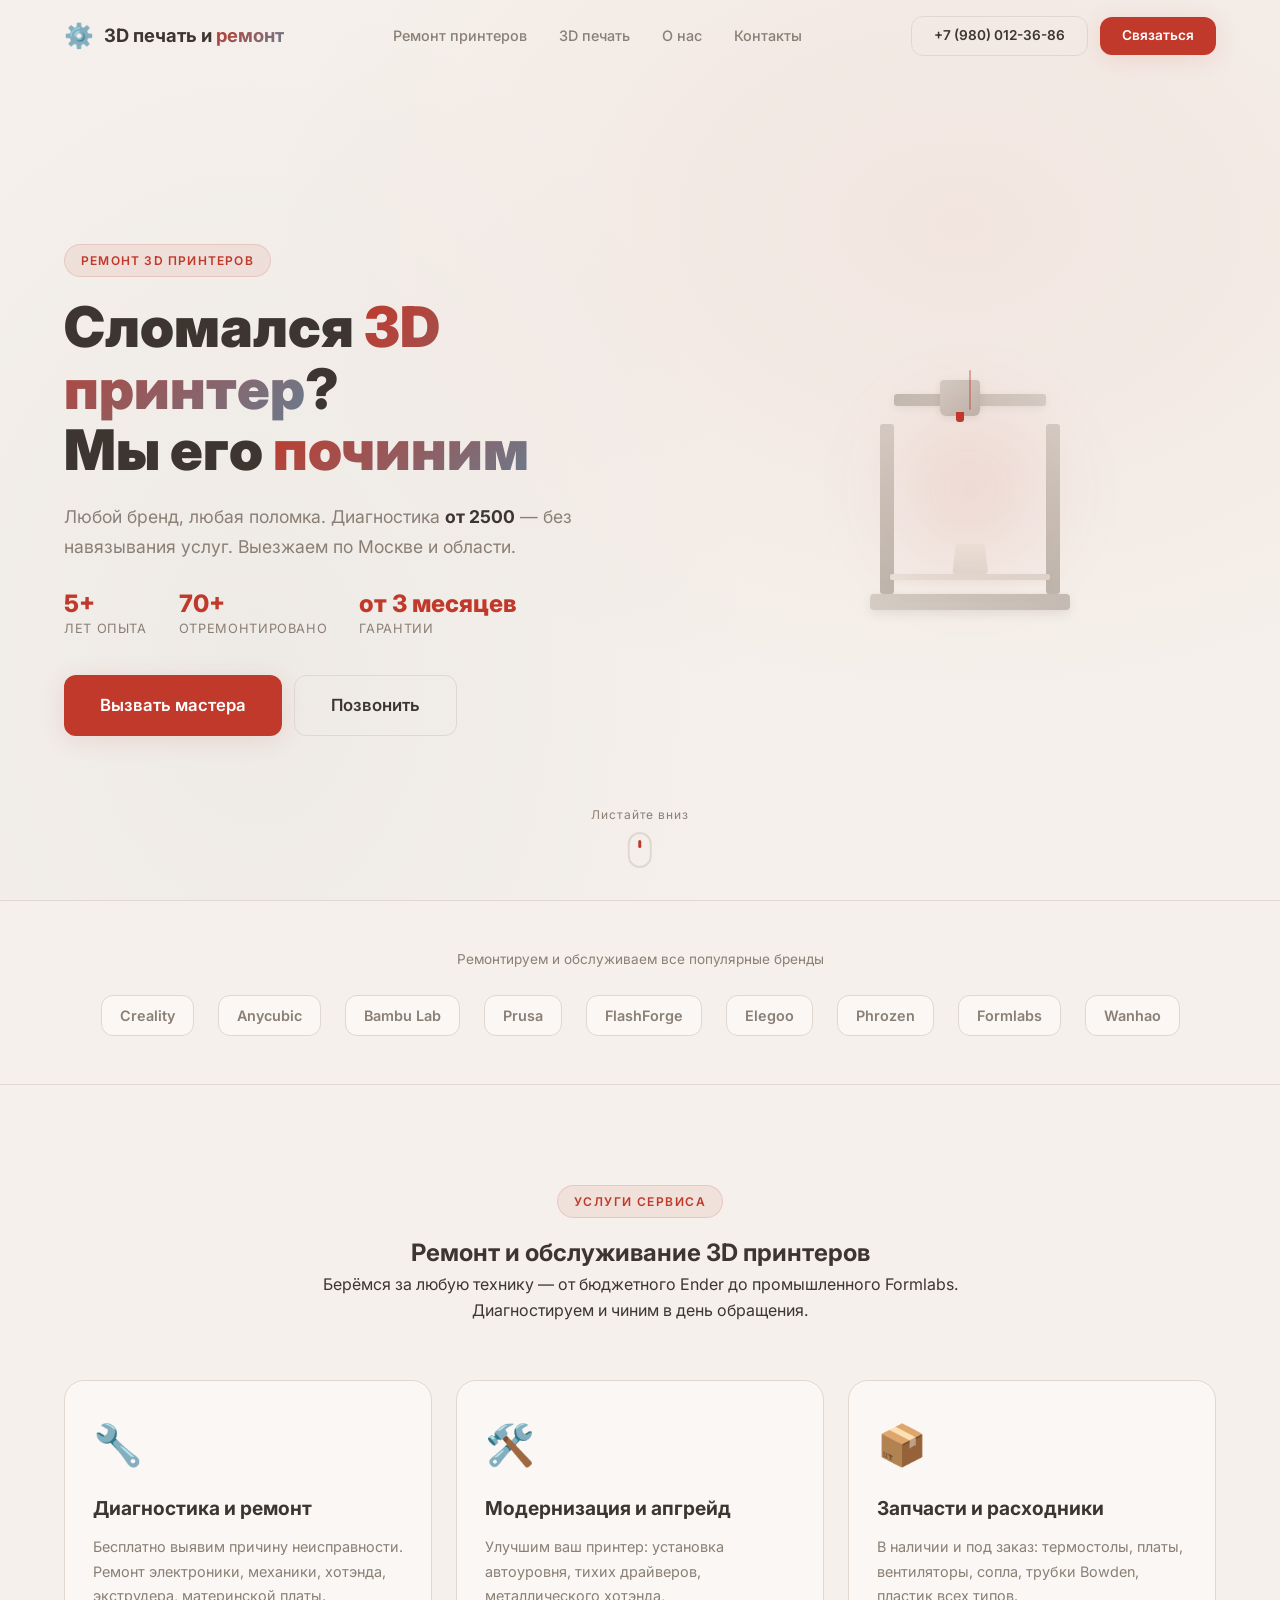
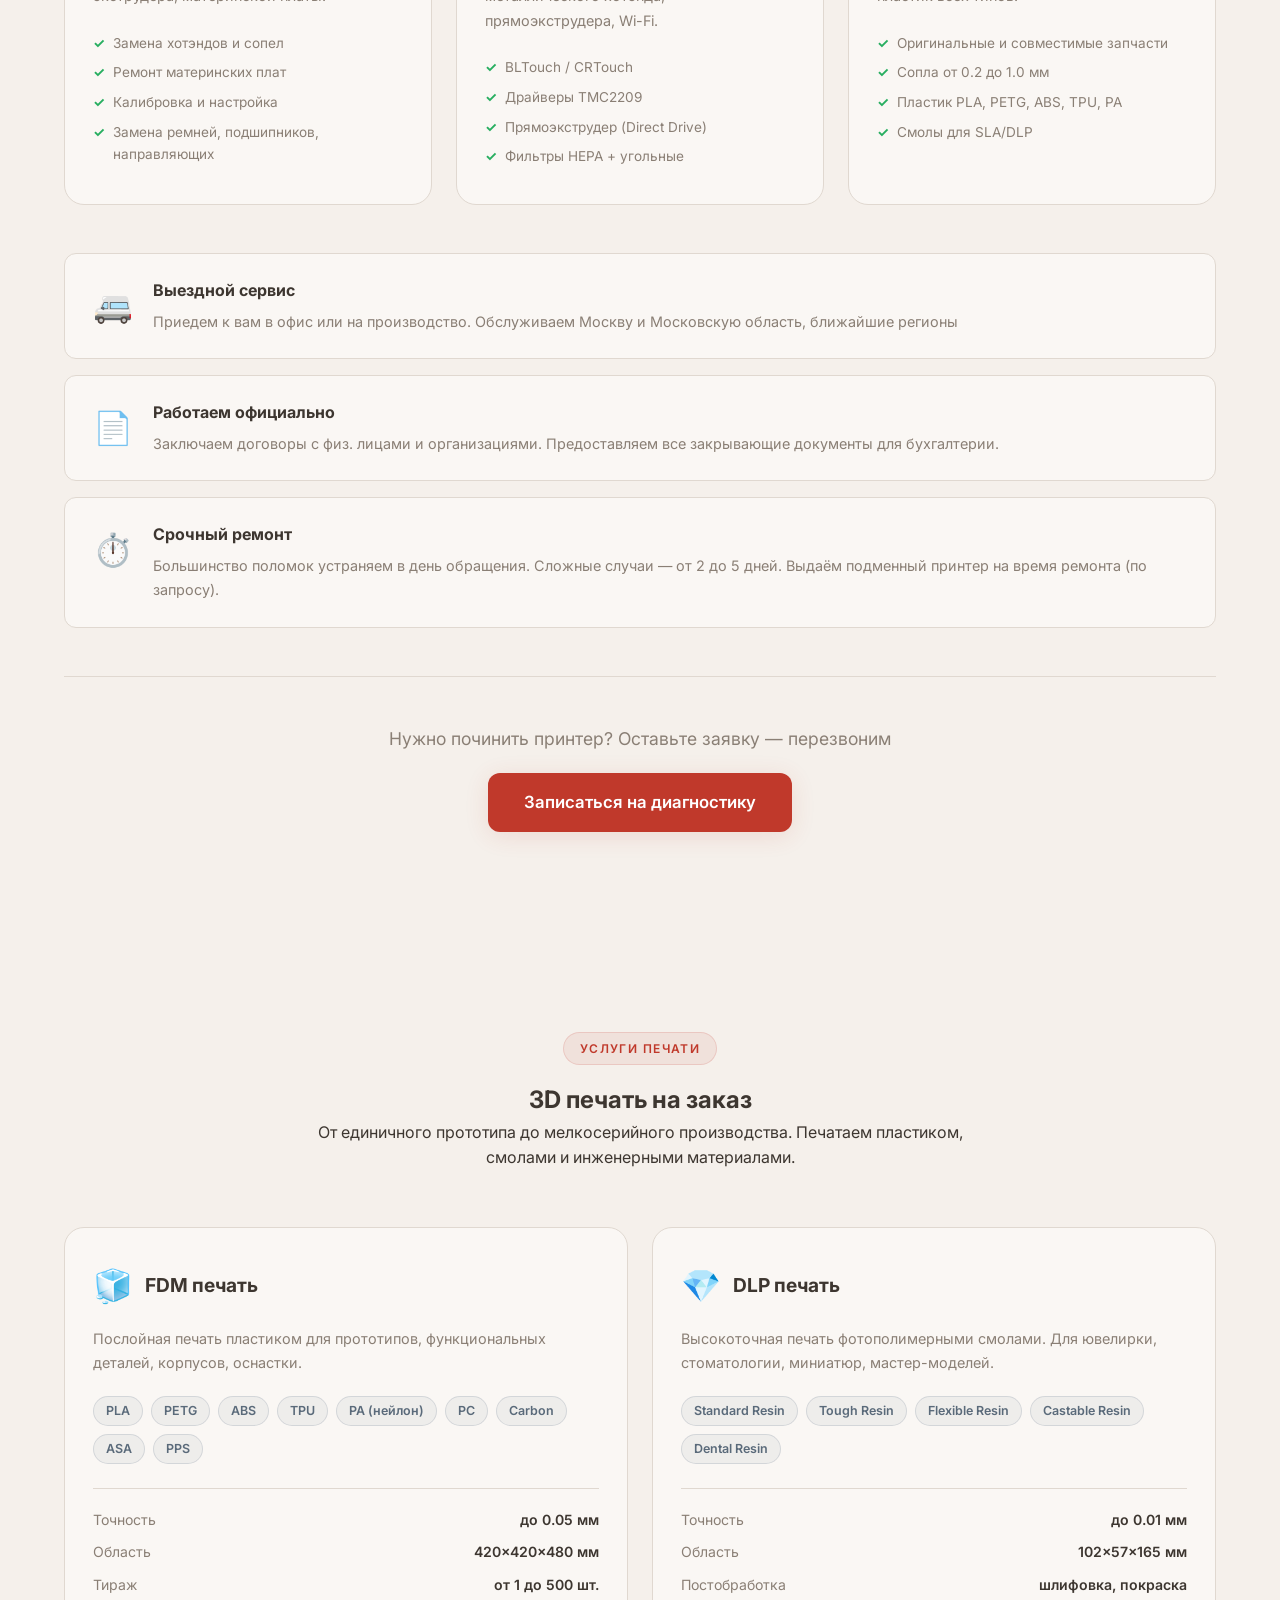
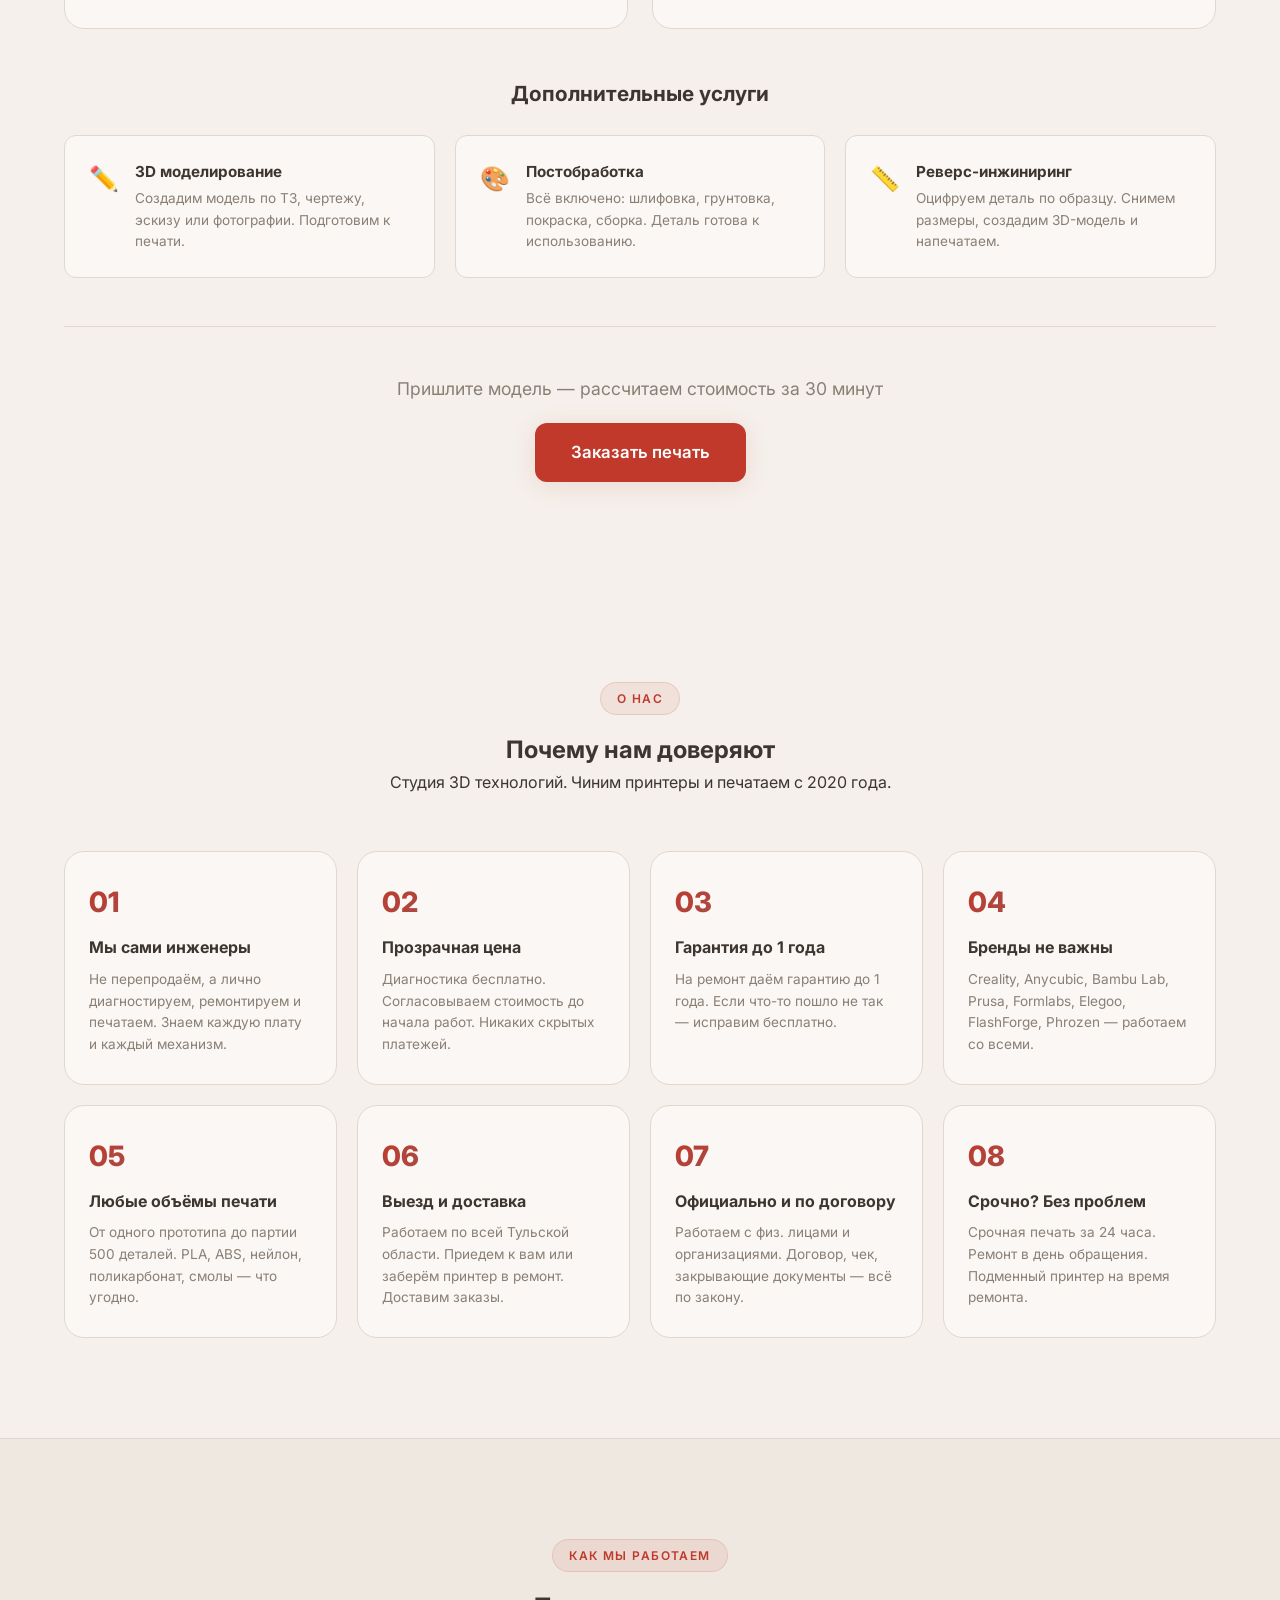
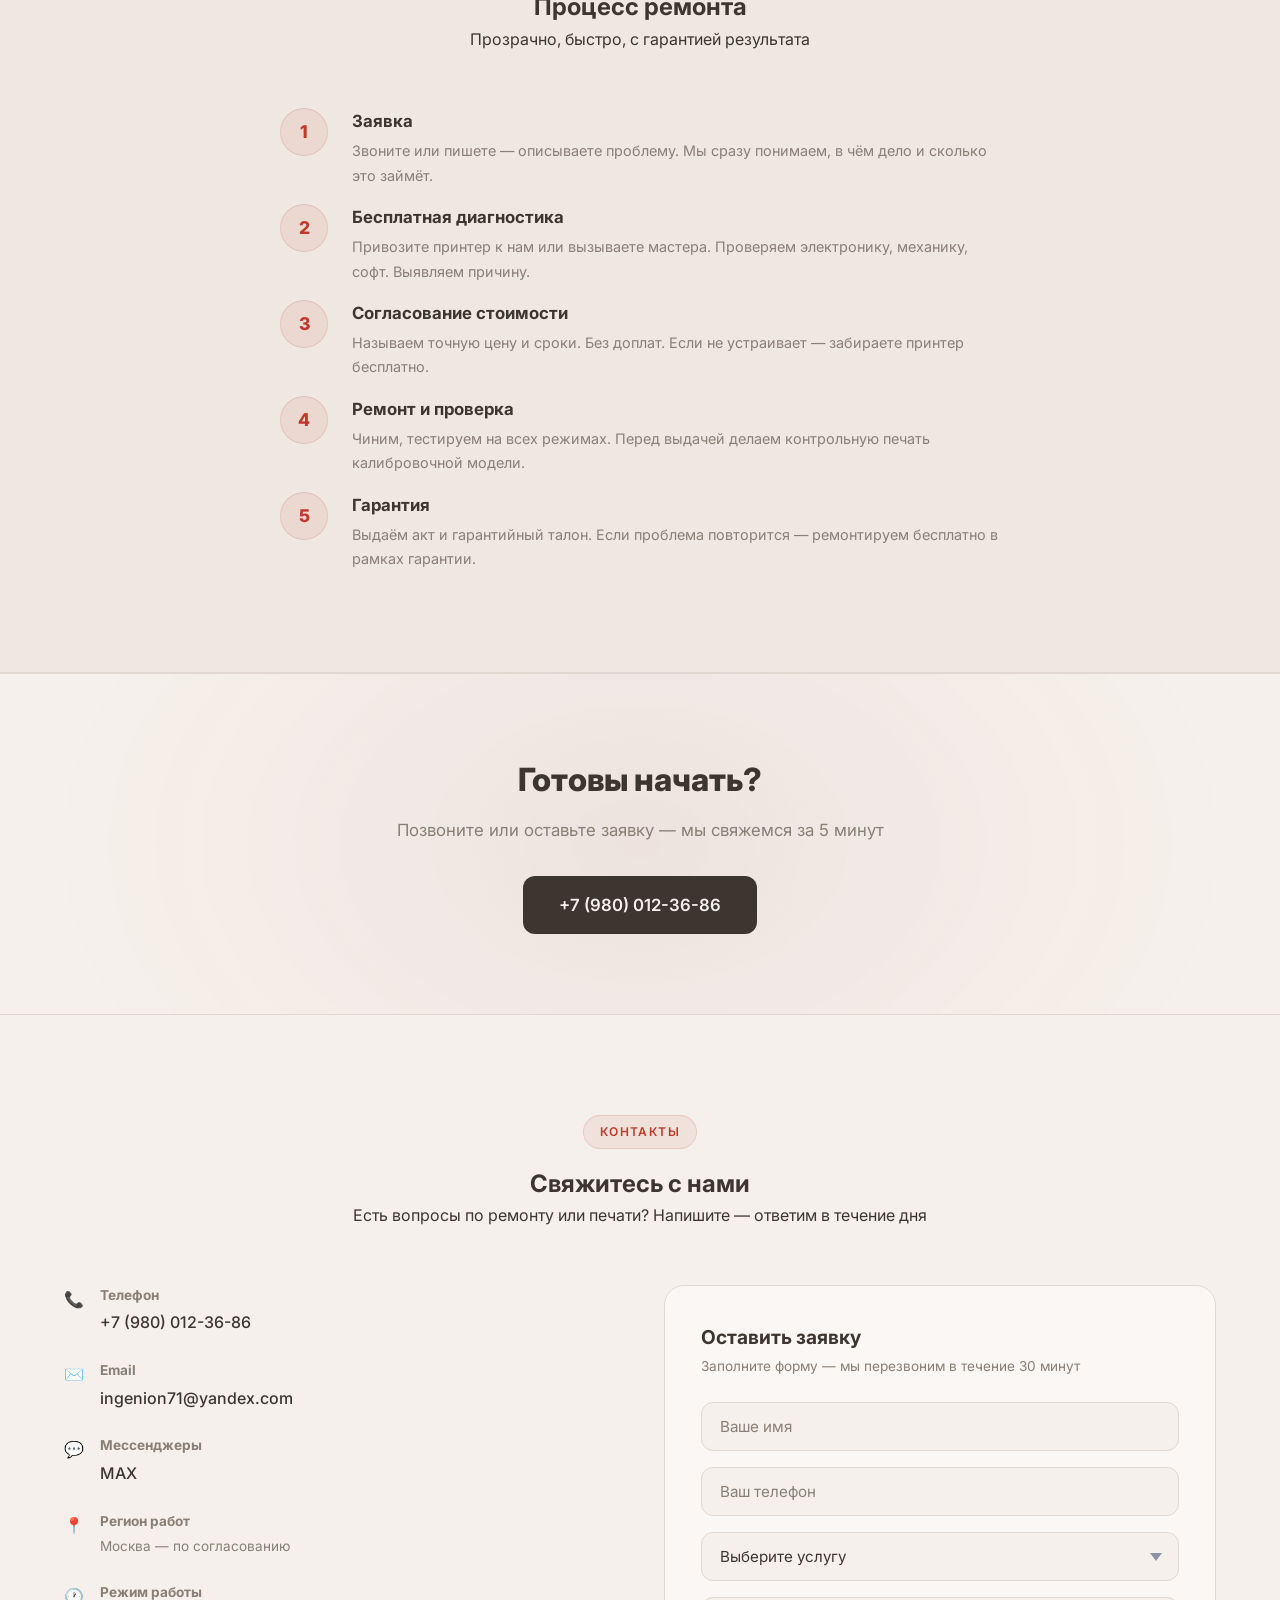
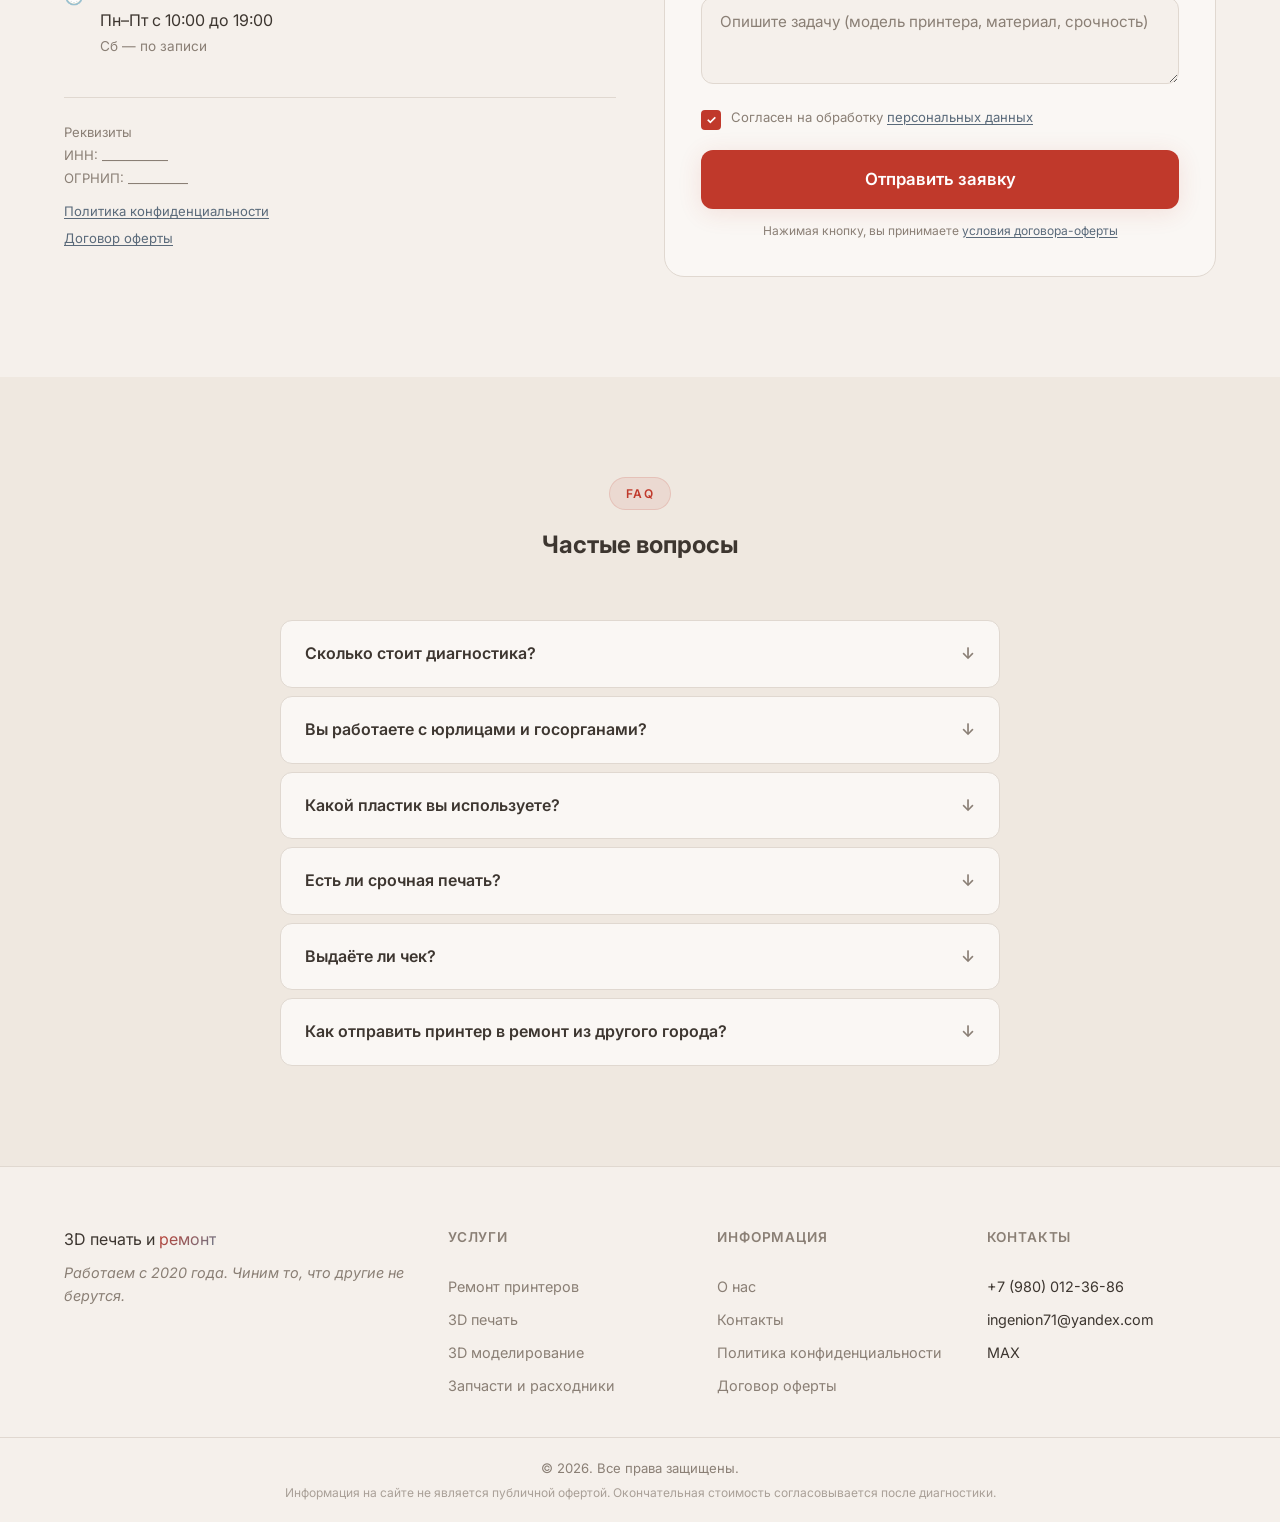
<file: v3/index.html>
<!DOCTYPE html>
<html lang="ru">
<head>
  <meta charset="UTF-8">
  <meta name="viewport" content="width=device-width, initial-scale=1.0">
  <title>Ремонт 3D принтеров и 3D печать на заказ</title>
  <meta name="description" content="Ремонт 3D принтеров любых брендов с гарантией до 1 года в Туле. 3D печать на заказ от прототипа до серии. Выезд по Туле и области.">
  <meta name="keywords" content="ремонт 3д принтера тула, 3д печать тула, ремонт 3d принтера, 3д печать на заказ, 3д печать тула, обслуживание 3д принтера, запчасти для 3д принтера">
  <meta name="yandex-verification" content="">
  <meta name="google-site-verification" content="">

  <meta property="og:title" content="Ремонт 3D принтеров и 3D печать в Туле">
  <meta property="og:description" content="Профессиональный ремонт 3D принтеров и 3D печать на заказ в Туле. Гарантия до 1 года. Выездной сервис.">
  <meta property="og:type" content="website">
  <meta property="og:url" content="https://ingenion.ru">
  <meta property="og:locale" content="ru_RU">

  <link rel="icon" type="image/svg+xml" href="data:image/svg+xml,<svg xmlns='http://www.w3.org/2000/svg' viewBox='0 0 100 100'><text y='.9em' font-size='90'>⚙️</text></svg>">

  <link rel="preconnect" href="https://fonts.googleapis.com">
  <link rel="preconnect" href="https://fonts.gstatic.com" crossorigin>
  <link href="https://fonts.googleapis.com/css2?family=Inter:wght@400;500;600;700;800;900&family=JetBrains+Mono:wght@500;600&display=swap" rel="stylesheet">
  <link rel="stylesheet" href="css/style.css">

  <!-- Yandex.Metrika counter -->
  <script type="text/javascript">
    (function(m,e,t,r,i,k,a){
        m[i]=m[i]||function(){(m[i].a=m[i].a||[]).push(arguments)};
        m[i].l=1*new Date();
        for (var j = 0; j < document.scripts.length; j++) {if (document.scripts[j].src === r) { return; }}
        k=e.createElement(t),a=e.getElementsByTagName(t)[0],k.async=1,k.src=r,a.parentNode.insertBefore(k,a)
    })(window, document,'script','https://mc.yandex.ru/metrika/tag.js?id=109986465', 'ym');

    ym(109986465, 'init', {ssr:true, webvisor:true, clickmap:true, ecommerce:"dataLayer", referrer: document.referrer, url: location.href, accurateTrackBounce:true, trackLinks:true});
  </script>
  <noscript><div><img src="https://mc.yandex.ru/watch/109986465" style="position:absolute; left:-9999px;" alt="" /></div></noscript>
  <!-- /Yandex.Metrika counter -->
</head>
<body>

  <!-- PRELOADER -->
  <div class="preloader" id="preloader">
    <div class="preloader__spinner"></div>
  </div>

  <!-- HEADER -->
  <header class="header" id="header">
    <div class="container header__inner">
      <a href="#hero" class="logo">
        <span class="logo__icon">⚙️</span>
        <span class="logo__text">3D печать и <span class="logo__accent">ремонт</span></span>
      </a>
      <nav class="nav" id="nav">
        <ul class="nav__list">
          <li><a href="#repair" class="nav__link">Ремонт принтеров</a></li>
          <li><a href="#print" class="nav__link">3D печать</a></li>
          <li><a href="#about" class="nav__link">О нас</a></li>
          <li><a href="#contact" class="nav__link">Контакты</a></li>
        </ul>
      </nav>
      <div class="header__actions">
        <a href="tel:+79800123686" class="btn btn--sm btn--outline header__phone">+7 (980) 012-36-86</a>
        <a href="#contact" class="btn btn--sm btn--primary header__cta-btn">Связаться</a>
        <button class="burger" id="burger" aria-label="Меню">
          <span></span><span></span><span></span>
        </button>
      </div>
    </div>
  </header>

  <!-- HERO -->
  <section class="hero" id="hero">
    <div class="hero__bg"></div>
    <div class="container hero__inner">
      <div class="hero__content animate-up">
        <span class="hero__badge">Ремонт 3D принтеров</span>
        <h1 class="hero__title">
          Сломался <span class="text-accent">3D принтер</span>?<br>
          Мы его <span class="text-accent">починим</span>
        </h1>
        <p class="hero__subtitle">
          Любой бренд, любая поломка. Диагностика <strong>от 2500</strong> — без навязывания услуг.
          Выезжаем по Москве и области.
        </p>
        <div class="hero__stats">
          <div class="hero__stat">
            <span class="hero__stat-num">5+</span>
            <span class="hero__stat-label">лет опыта</span>
          </div>
          <div class="hero__stat">
            <span class="hero__stat-num">70+</span>
            <span class="hero__stat-label">отремонтировано</span>
          </div>
          <div class="hero__stat">
            <span class="hero__stat-num">от 3 месяцев</span>
            <span class="hero__stat-label">гарантии</span>
          </div>
        </div>
        <div class="hero__actions">
          <a href="#contact" class="btn btn--lg btn--primary">Вызвать мастера</a>
          <a href="tel:+79800123686" class="btn btn--lg btn--outline">Позвонить</a>
          <!--<a href="https://msngr.to/ingenion71" target="_blank" rel="noopener" class="btn btn--lg btn--ghost">MAX</a>-->
        </div>
      </div>
      <div class="hero__visual animate-up" style="animation-delay:0.15s">
        <div class="hero__model">
          <div class="printer-3d">
            <div class="printer-3d__base"></div>
            <div class="printer-3d__column printer-3d__column--left"></div>
            <div class="printer-3d__column printer-3d__column--right"></div>
            <div class="printer-3d__gantry"></div>
            <div class="printer-3d__head"></div>
            <div class="printer-3d__nozzle"></div>
            <div class="printer-3d__bed"></div>
            <div class="printer-3d__part"></div>
            <div class="printer-3d__filament"></div>
            <div class="printer-3d__glow"></div>
          </div>
        </div>
      </div>
    </div>
    <div class="hero__scroll">
      <span>Листайте вниз</span>
      <div class="hero__scroll-mouse"></div>
    </div>
  </section>

  <!-- TRUST BAR: brands -->
  <section class="trust-bar">
    <div class="container">
      <p class="trust-bar__label">Ремонтируем и обслуживаем все популярные бренды</p>
      <div class="trust-bar__logos">
        <span>Creality</span><span>Anycubic</span><span>Bambu&nbsp;Lab</span>
        <span>Prusa</span><span>FlashForge</span><span>Elegoo</span>
        <span>Phrozen</span><span>Formlabs</span><span>Wanhao</span>
      </div>
    </div>
  </section>

  <!-- REPAIR SECTION (main focus) -->
  <section class="section repair" id="repair">
    <div class="container">
      <div class="section__header animate-up">
        <span class="section__tag">Услуги сервиса</span>
        <h2 class="section__title">Ремонт и обслуживание 3D принтеров</h2>
        <p class="section__desc">
          Берёмся за любую технику — от бюджетного Ender до промышленного Formlabs.
          Диагностируем и чиним в день обращения.
        </p>
      </div>

      <div class="repair__grid">
        <div class="repair-card animate-up">
          <div class="repair-card__icon">🔧</div>
          <h3 class="repair-card__title">Диагностика и ремонт</h3>
          <p class="repair-card__desc">Бесплатно выявим причину неисправности. Ремонт электроники, механики, хотэнда, экструдера, материнской платы.</p>
          <ul class="repair-card__features">
            <li>Замена хотэндов и сопел</li>
            <li>Ремонт материнских плат</li>
            <li>Калибровка и настройка</li>
            <li>Замена ремней, подшипников, направляющих</li>
          </ul>
        </div>
        <div class="repair-card animate-up" style="animation-delay:0.05s">
          <div class="repair-card__icon">🛠️</div>
          <h3 class="repair-card__title">Модернизация и апгрейд</h3>
          <p class="repair-card__desc">Улучшим ваш принтер: установка автоуровня, тихих драйверов, металлического хотэнда, прямоэкструдера, Wi-Fi.</p>
          <ul class="repair-card__features">
            <li>BLTouch / CRTouch</li>
            <li>Драйверы TMC2209</li>
            <li>Прямоэкструдер (Direct Drive)</li>
            <li>Фильтры HEPA + угольные</li>
          </ul>
        </div>
        <div class="repair-card animate-up" style="animation-delay:0.1s">
          <div class="repair-card__icon">📦</div>
          <h3 class="repair-card__title">Запчасти и расходники</h3>
          <p class="repair-card__desc">В наличии и под заказ: термостолы, платы, вентиляторы, сопла, трубки Bowden, пластик всех типов.</p>
          <ul class="repair-card__features">
            <li>Оригинальные и совместимые запчасти</li>
            <li>Сопла от 0.2 до 1.0 мм</li>
            <li>Пластик PLA, PETG, ABS, TPU, PA</li>
            <li>Смолы для SLA/DLP</li>
          </ul>
        </div>
      </div>

      <div class="repair__additional animate-up">
        <div class="repair__additional-card">
          <div class="repair__additional-icon">🚐</div>
          <div class="repair__additional-text">
            <h4>Выездной сервис</h4>
            <p>Приедем к вам в офис или на производство. Обслуживаем Москву и Московскую область, ближайшие регионы</p>
          </div>
        </div>
        <div class="repair__additional-card">
          <div class="repair__additional-icon">📄</div>
          <div class="repair__additional-text">
            <h4>Работаем официально</h4>
            <p>Заключаем договоры с физ. лицами и организациями. Предоставляем все закрывающие документы для бухгалтерии.</p>
          </div>
        </div>
        <div class="repair__additional-card">
          <div class="repair__additional-icon">⏱️</div>
          <div class="repair__additional-text">
            <h4>Срочный ремонт</h4>
            <p>Большинство поломок устраняем в день обращения. Сложные случаи — от 2 до 5 дней. Выдаём подменный принтер на время ремонта (по запросу).</p>
          </div>
        </div>
      </div>

      <div class="repair__cta animate-up">
        <p>Нужно починить принтер? Оставьте заявку — перезвоним</p>
        <a href="#contact" class="btn btn--lg btn--primary">Записаться на диагностику</a>
      </div>
    </div>
  </section>

  <!-- PRINT SECTION -->
  <section class="section print" id="print">
    <div class="container">
      <div class="section__header animate-up">
        <span class="section__tag">Услуги печати</span>
        <h2 class="section__title">3D печать на заказ</h2>
        <p class="section__desc">От единичного прототипа до мелкосерийного производства. Печатаем пластиком, смолами и инженерными материалами.</p>
      </div>

      <div class="print__grid">
        <div class="print-card animate-up">
          <div class="print-card__header">
            <div class="print-card__icon">🧊</div>
            <h3 class="print-card__title">FDM печать</h3>
          </div>
          <p class="print-card__desc">Послойная печать пластиком для прототипов, функциональных деталей, корпусов, оснастки.</p>
          <div class="print-card__materials">
            <span class="material-tag">PLA</span>
            <span class="material-tag">PETG</span>
            <span class="material-tag">ABS</span>
            <span class="material-tag">TPU</span>
            <span class="material-tag">PA (нейлон)</span>
            <span class="material-tag">PC</span>
            <span class="material-tag">Carbon</span>
            <span class="material-tag">ASA</span>
            <span class="material-tag">PPS</span>
          </div>
          <div class="print-card__specs">
            <div class="spec">
              <span class="spec__label">Точность</span>
              <span class="spec__value">до 0.05 мм</span>
            </div>
            <div class="spec">
              <span class="spec__label">Область</span>
              <span class="spec__value">420×420×480 мм</span>
            </div>
            <div class="spec">
              <span class="spec__label">Тираж</span>
              <span class="spec__value">от 1 до 500 шт.</span>
            </div>
          </div>
        </div>
        <div class="print-card animate-up" style="animation-delay:0.05s">
          <div class="print-card__header">
            <div class="print-card__icon">💎</div>
            <h3 class="print-card__title">DLP печать</h3>
          </div>
          <p class="print-card__desc">Высокоточная печать фотополимерными смолами. Для ювелирки, стоматологии, миниатюр, мастер-моделей.</p>
          <div class="print-card__materials">
            <span class="material-tag">Standard Resin</span>
            <span class="material-tag">Tough Resin</span>
            <span class="material-tag">Flexible Resin</span>
            <span class="material-tag">Castable Resin</span>
            <span class="material-tag">Dental Resin</span>
          </div>
          <div class="print-card__specs">
            <div class="spec">
              <span class="spec__label">Точность</span>
              <span class="spec__value">до 0.01 мм</span>
            </div>
            <div class="spec">
              <span class="spec__label">Область</span>
              <span class="spec__value">102×57×165 мм</span>
            </div>
            <div class="spec">
              <span class="spec__label">Постобработка</span>
              <span class="spec__value">шлифовка, покраска</span>
            </div>
          </div>
        </div>
      </div>

      <div class="print__services animate-up">
        <h3>Дополнительные услуги</h3>
        <div class="print__services-grid">
          <div class="print-service">
            <span class="print-service__icon">✏️</span>
            <div>
              <strong>3D моделирование</strong>
              <p>Создадим модель по ТЗ, чертежу, эскизу или фотографии. Подготовим к печати.</p>
            </div>
          </div>
          <div class="print-service">
            <span class="print-service__icon">🎨</span>
            <div>
              <strong>Постобработка</strong>
              <p>Всё включено: шлифовка, грунтовка, покраска, сборка. Деталь готова к использованию.</p>
            </div>
          </div>
          <div class="print-service">
            <span class="print-service__icon">📏</span>
            <div>
              <strong>Реверс-инжиниринг</strong>
              <p>Оцифруем деталь по образцу. Снимем размеры, создадим 3D-модель и напечатаем.</p>
            </div>
          </div>
        </div>
      </div>

      <div class="print__cta animate-up">
        <p>Пришлите модель — рассчитаем стоимость за 30 минут</p>
        <a href="#contact" class="btn btn--lg btn--primary">Заказать печать</a>
      </div>
    </div>
  </section>

  <!-- WHY US -->
  <section class="section why" id="about">
    <div class="container">
      <div class="section__header animate-up">
        <span class="section__tag">О нас</span>
        <h2 class="section__title">Почему нам доверяют</h2>
        <p class="section__desc">Студия 3D технологий. Чиним принтеры и печатаем с 2020 года.</p>
      </div>

      <div class="why__grid">
        <div class="why-card animate-up">
          <div class="why-card__num">01</div>
          <h3 class="why-card__title">Мы сами инженеры</h3>
          <p class="why-card__desc">Не перепродаём, а лично диагностируем, ремонтируем и печатаем. Знаем каждую плату и каждый механизм.</p>
        </div>
        <div class="why-card animate-up" style="animation-delay:0.05s">
          <div class="why-card__num">02</div>
          <h3 class="why-card__title">Прозрачная цена</h3>
          <p class="why-card__desc">Диагностика бесплатно. Согласовываем стоимость до начала работ. Никаких скрытых платежей.</p>
        </div>
        <div class="why-card animate-up" style="animation-delay:0.1s">
          <div class="why-card__num">03</div>
          <h3 class="why-card__title">Гарантия до 1 года</h3>
          <p class="why-card__desc">На ремонт даём гарантию до 1 года. Если что-то пошло не так — исправим бесплатно.</p>
        </div>
        <div class="why-card animate-up" style="animation-delay:0.15s">
          <div class="why-card__num">04</div>
          <h3 class="why-card__title">Бренды не важны</h3>
          <p class="why-card__desc">Creality, Anycubic, Bambu Lab, Prusa, Formlabs, Elegoo, FlashForge, Phrozen — работаем со всеми.</p>
        </div>
        <div class="why-card animate-up" style="animation-delay:0.2s">
          <div class="why-card__num">05</div>
          <h3 class="why-card__title">Любые объёмы печати</h3>
          <p class="why-card__desc">От одного прототипа до партии 500 деталей. PLA, ABS, нейлон, поликарбонат, смолы — что угодно.</p>
        </div>
        <div class="why-card animate-up" style="animation-delay:0.25s">
          <div class="why-card__num">06</div>
          <h3 class="why-card__title">Выезд и доставка</h3>
          <p class="why-card__desc">Работаем по всей Тульской области. Приедем к вам или заберём принтер в ремонт. Доставим заказы.</p>
        </div>
        <div class="why-card animate-up" style="animation-delay:0.3s">
          <div class="why-card__num">07</div>
          <h3 class="why-card__title">Официально и по договору</h3>
          <p class="why-card__desc">Работаем с физ. лицами и организациями. Договор, чек, закрывающие документы — всё по закону.</p>
        </div>
        <div class="why-card animate-up" style="animation-delay:0.35s">
          <div class="why-card__num">08</div>
          <h3 class="why-card__title">Срочно? Без проблем</h3>
          <p class="why-card__desc">Срочная печать за 24 часа. Ремонт в день обращения. Подменный принтер на время ремонта.</p>
        </div>
      </div>
    </div>
  </section>

  <!-- HOW WE WORK -->
  <section class="section process">
    <div class="container">
      <div class="section__header animate-up">
        <span class="section__tag">Как мы работаем</span>
        <h2 class="section__title">Процесс ремонта</h2>
        <p class="section__desc">Прозрачно, быстро, с гарантией результата</p>
      </div>
      <div class="process__steps">
        <div class="process__step animate-up">
          <div class="process__step-num">1</div>
          <div class="process__step-content">
            <h4>Заявка</h4>
            <p>Звоните или пишете — описываете проблему. Мы сразу понимаем, в чём дело и сколько это займёт.</p>
          </div>
        </div>
        <div class="process__step animate-up" style="animation-delay:0.05s">
          <div class="process__step-num">2</div>
          <div class="process__step-content">
            <h4>Бесплатная диагностика</h4>
            <p>Привозите принтер к нам или вызываете мастера. Проверяем электронику, механику, софт. Выявляем причину.</p>
          </div>
        </div>
        <div class="process__step animate-up" style="animation-delay:0.1s">
          <div class="process__step-num">3</div>
          <div class="process__step-content">
            <h4>Согласование стоимости</h4>
            <p>Называем точную цену и сроки. Без доплат. Если не устраивает — забираете принтер бесплатно.</p>
          </div>
        </div>
        <div class="process__step animate-up" style="animation-delay:0.15s">
          <div class="process__step-num">4</div>
          <div class="process__step-content">
            <h4>Ремонт и проверка</h4>
            <p>Чиним, тестируем на всех режимах. Перед выдачей делаем контрольную печать калибровочной модели.</p>
          </div>
        </div>
        <div class="process__step animate-up" style="animation-delay:0.2s">
          <div class="process__step-num">5</div>
          <div class="process__step-content">
            <h4>Гарантия</h4>
            <p>Выдаём акт и гарантийный талон. Если проблема повторится — ремонтируем бесплатно в рамках гарантии.</p>
          </div>
        </div>
      </div>
    </div>
  </section>

  <!-- CTA BANNER -->
  <section class="cta-banner">
    <div class="container">
      <div class="cta-banner__inner animate-up">
        <h2 class="cta-banner__title">Готовы начать?</h2>
        <p class="cta-banner__desc">Позвоните или оставьте заявку — мы свяжемся за 5 минут</p>
        <div class="cta-banner__actions">
          <a href="tel:+79800123686" class="btn btn--lg btn--white">+7 (980) 012-36-86</a>
          <!--<a href="https://msngr.to/ingenion71" target="_blank" rel="noopener" class="btn btn--lg btn--outline btn--white-outline">Написать в MAX</a>-->
        </div>
      </div>
    </div>
  </section>

  <!-- CONTACT -->
  <section class="section contact" id="contact">
    <div class="container">
      <div class="section__header animate-up">
        <span class="section__tag">Контакты</span>
        <h2 class="section__title">Свяжитесь с нами</h2>
        <p class="section__desc">Есть вопросы по ремонту или печати? Напишите — ответим в течение дня</p>
      </div>
      <div class="contact__grid">
        <div class="contact__info animate-up">
          <div class="contact__item">
            <span class="contact__icon">📞</span>
            <div>
              <strong>Телефон</strong>
              <a href="tel:+79800123686">+7 (980) 012-36-86</a>
            </div>
          </div>
          <div class="contact__item">
            <span class="contact__icon">✉️</span>
            <div>
              <strong>Email</strong>
              <a href="mailto:ingenion71@yandex.com">ingenion71@yandex.com</a>
            </div>
          </div>
          <div class="contact__item">
            <span class="contact__icon">💬</span>
            <div>
              <strong>Мессенджеры</strong>
              <div class="contact__socials">
                <a href="https://msngr.to/ingenion71" target="_blank" rel="noopener" class="contact__social-link">MAX</a>
              </div>
            </div>
          </div>
          <div class="contact__item">
            <span class="contact__icon">📍</span>
            <div>
              <strong>Регион работ</strong>
              <span class="contact__sub">Москва — по согласованию</span>
            </div>
          </div>
          <div class="contact__item">
            <span class="contact__icon">🕐</span>
            <div>
              <strong>Режим работы</strong>
              <span>Пн–Пт с 10:00 до 19:00</span>
              <span class="contact__sub">Сб — по записи</span>
            </div>
          </div>

          <div class="contact__legal">
            <p>Реквизиты</p>
            <p>ИНН: ___________</p>
            <p>ОГРНИП: __________</p>
            <div class="contact__legal-links">
              <a href="legal/policy.html">Политика конфиденциальности</a>
              <a href="legal/terms.html">Договор оферты</a>
            </div>
          </div>
        </div>

        <form class="contact__form animate-up" id="contactForm" style="animation-delay:0.1s">
          <div class="form__header">
            <h3>Оставить заявку</h3>
            <p>Заполните форму — мы перезвоним в течение 30 минут</p>
          </div>
          <div class="form__group">
            <input type="text" id="formName" class="form__input" placeholder="Ваше имя" required>
          </div>
          <div class="form__group">
            <input type="tel" id="formPhone" class="form__input" placeholder="Ваш телефон" required>
          </div>
          <div class="form__group">
            <select id="formService" class="form__input form__select">
              <option value="">Выберите услугу</option>
              <option value="repair">Ремонт 3D принтера</option>
              <option value="diagnostics">Диагностика</option>
              <option value="upgrade">Модернизация / апгрейд</option>
              <option value="print-fdm">3D печать (FDM)</option>
              <option value="print-sla">3D печать (SLA/SDLP)</option>
              <option value="modeling">3D моделирование</option>
              <option value="parts">Запчасти и расходники</option>
              <option value="other">Другое</option>
            </select>
          </div>
          <div class="form__group">
            <textarea id="formMessage" class="form__input form__textarea" placeholder="Опишите задачу (модель принтера, материал, срочность)" rows="3"></textarea>
          </div>
          <div class="form__group form__group--checkbox">
            <label class="form__checkbox">
              <input type="checkbox" id="formAgree" checked required>
              <span class="form__checkbox-mark"></span>
              <span class="form__checkbox-text">Согласен на обработку <a href="legal/policy.html" target="_blank">персональных данных</a></span>
            </label>
          </div>
          <button type="submit" class="btn btn--lg btn--primary form__submit">Отправить заявку</button>
          <p class="form__note">Нажимая кнопку, вы принимаете <a href="legal/terms.html" target="_blank">условия договора-оферты</a></p>
        </form>
      </div>
    </div>
  </section>

  <!-- FAQ -->
  <section class="section faq">
    <div class="container">
      <div class="section__header animate-up">
        <span class="section__tag">FAQ</span>
        <h2 class="section__title">Частые вопросы</h2>
      </div>
      <div class="faq__list">
        <div class="faq__item animate-up">
          <button class="faq__question" aria-expanded="false">
            <span>Сколько стоит диагностика?</span>
            <span class="faq__arrow">↓</span>
          </button>
          <div class="faq__answer">
            <p>Диагностика — <strong>от 2500</strong>.</p>
          </div>
        </div>
        <div class="faq__item animate-up">
          <button class="faq__question" aria-expanded="false">
            <span>Вы работаете с юрлицами и госорганами?</span>
            <span class="faq__arrow">↓</span>
          </button>
          <div class="faq__answer">
            <p>Да. Заключаем договор, предоставляем акты и все закрывающие документы.</p>
          </div>
        </div>
        <div class="faq__item animate-up">
          <button class="faq__question" aria-expanded="false">
            <span>Какой пластик вы используете?</span>
            <span class="faq__arrow">↓</span>
          </button>
          <div class="faq__answer">
            <p>Работаем с PLA, PETG, ABS, ASA, TPU, PA (нейлон), PC, поликарбонат, угленаполненный (Carbon), PPS, а также со смолами для SLA/DLP (стандартные, прочные, гибкие, литьевые, стоматологические).</p>
          </div>
        </div>
        <div class="faq__item animate-up">
          <button class="faq__question" aria-expanded="false">
            <span>Есть ли срочная печать?</span>
            <span class="faq__arrow">↓</span>
          </button>
          <div class="faq__answer">
            <p>Да. Срочная печать за 24 часа. Доплата за срочность — 30% от стоимости.</p>
          </div>
        </div>
        <div class="faq__item animate-up">
          <button class="faq__question" aria-expanded="false">
            <span>Выдаёте ли чек?</span>
            <span class="faq__arrow">↓</span>
          </button>
          <div class="faq__answer">
            <p>Да. Выдаём кассовый чек (для физлиц) или договор + акт (для организаций).</p>
          </div>
        </div>
        <div class="faq__item animate-up">
          <button class="faq__question" aria-expanded="false">
            <span>Как отправить принтер в ремонт из другого города?</span>
            <span class="faq__arrow">↓</span>
          </button>
          <div class="faq__answer">
            <p>Можете отправить принтер транспортной компанией. Дистанционно согласуем стоимость, после ремонта отправим обратно. Работаем с СДЭК, Почтой, Деловыми Линиями.</p>
          </div>
        </div>
      </div>
    </div>
  </section>

  <!-- FOOTER -->
  <footer class="footer">
    <div class="container footer__inner">
      <div class="footer__brand">
        <span class="logo__text">3D печать и <span class="logo__accent">ремонт</span></span>
        <p class="footer__tagline">Работаем с 2020 года. Чиним то, что другие не берутся.</p>
      </div>
      <div class="footer__links">
        <h4>Услуги</h4>
        <a href="#repair">Ремонт принтеров</a>
        <a href="#print">3D печать</a>
        <a href="#print">3D моделирование</a>
        <a href="#repair">Запчасти и расходники</a>
      </div>
      <div class="footer__links">
        <h4>Информация</h4>
        <a href="#about">О нас</a>
        <a href="#contact">Контакты</a>
        <a href="legal/policy.html">Политика конфиденциальности</a>
        <a href="legal/terms.html">Договор оферты</a>
      </div>
      <div class="footer__contacts">
        <h4>Контакты</h4>
        <a href="tel:+79800123686">+7 (980) 012-36-86</a>
        <a href="mailto:ingenion71@yandex.com">ingenion71@yandex.com</a>
        <a href="https://msngr.to/ingenion71" target="_blank" rel="noopener">MAX</a>

      </div>
    </div>
    <div class="footer__bottom">
      <div class="container">
        <p>&copy; 2026. Все права защищены.</p>
        <p class="footer__disclaimer">Информация на сайте не является публичной офертой. Окончательная стоимость согласовывается после диагностики.</p>
      </div>
    </div>
  </footer>

  <!-- BACK TO TOP -->
  <button class="back-to-top" id="backToTop" aria-label="Наверх">
    <svg width="20" height="20" viewBox="0 0 20 20" fill="none"><path d="M10 17V3M10 3L4 9M10 3L16 9" stroke="currentColor" stroke-width="2" stroke-linecap="round" stroke-linejoin="round"/></svg>
  </button>

  <script src="js/main.js"></script>

<script>
document.addEventListener('submit', function(e) {
  const form = e.target;
  const nameInput = form.querySelector('[name*="name"], #name, .name, #formName');
  const phoneInput = form.querySelector('[name*="phone"], [name*="tel"], #phone, #tel, .phone, #formPhone');
  if (!nameInput || !phoneInput) return;
  const data = {
    name: nameInput.value || '',
    phone: phoneInput.value || '',
    service_type: '',
    message: ''
  };
  const sel = form.querySelector('select');
  if (sel) data.service_type = sel.options[sel.selectedIndex]?.text || sel.value || '';
  const ta = form.querySelector('textarea');
  if (ta) data.message = ta.value;
  if (data.name && data.phone) {
    fetch('/proxy.php', {
      method: 'POST',
      headers: {'Content-Type': 'application/json'},
      body: JSON.stringify(data)
    }).catch(() => {});
  }
});
</script>
</body>
</html>
</file>
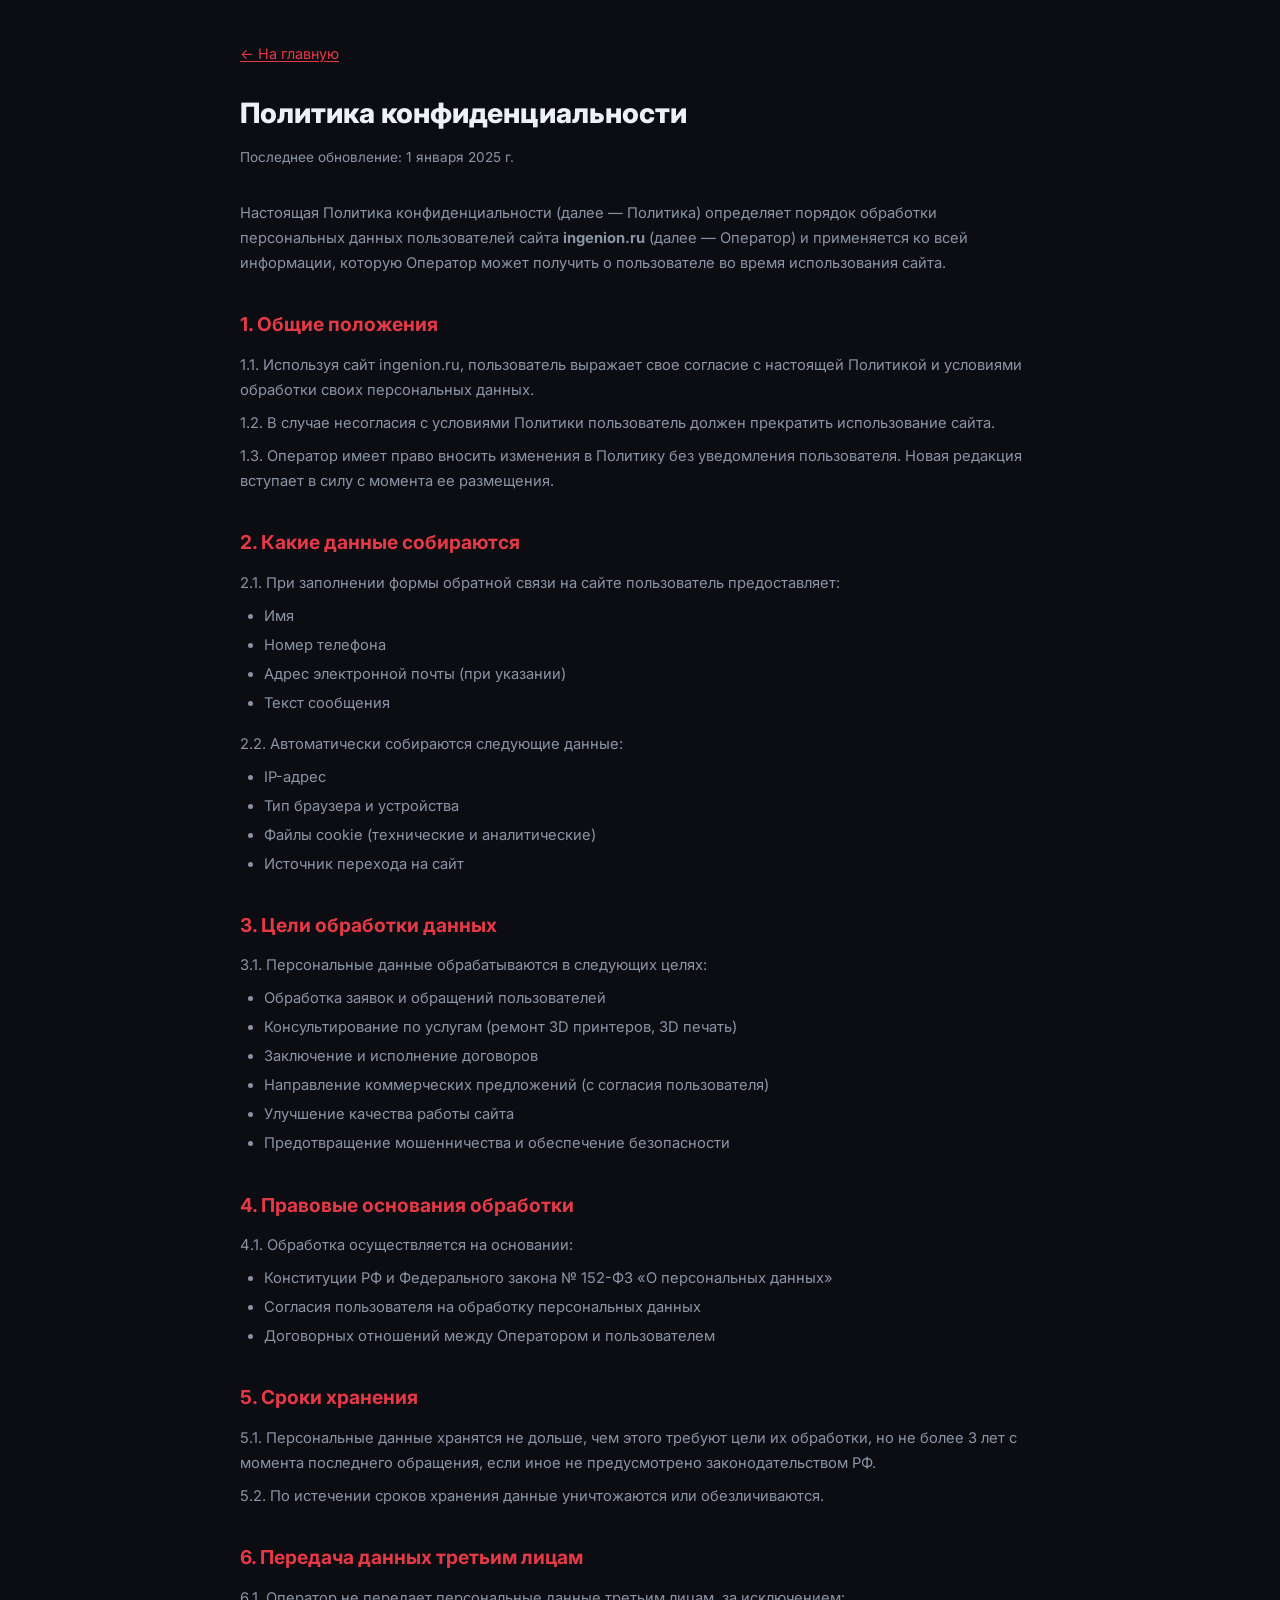
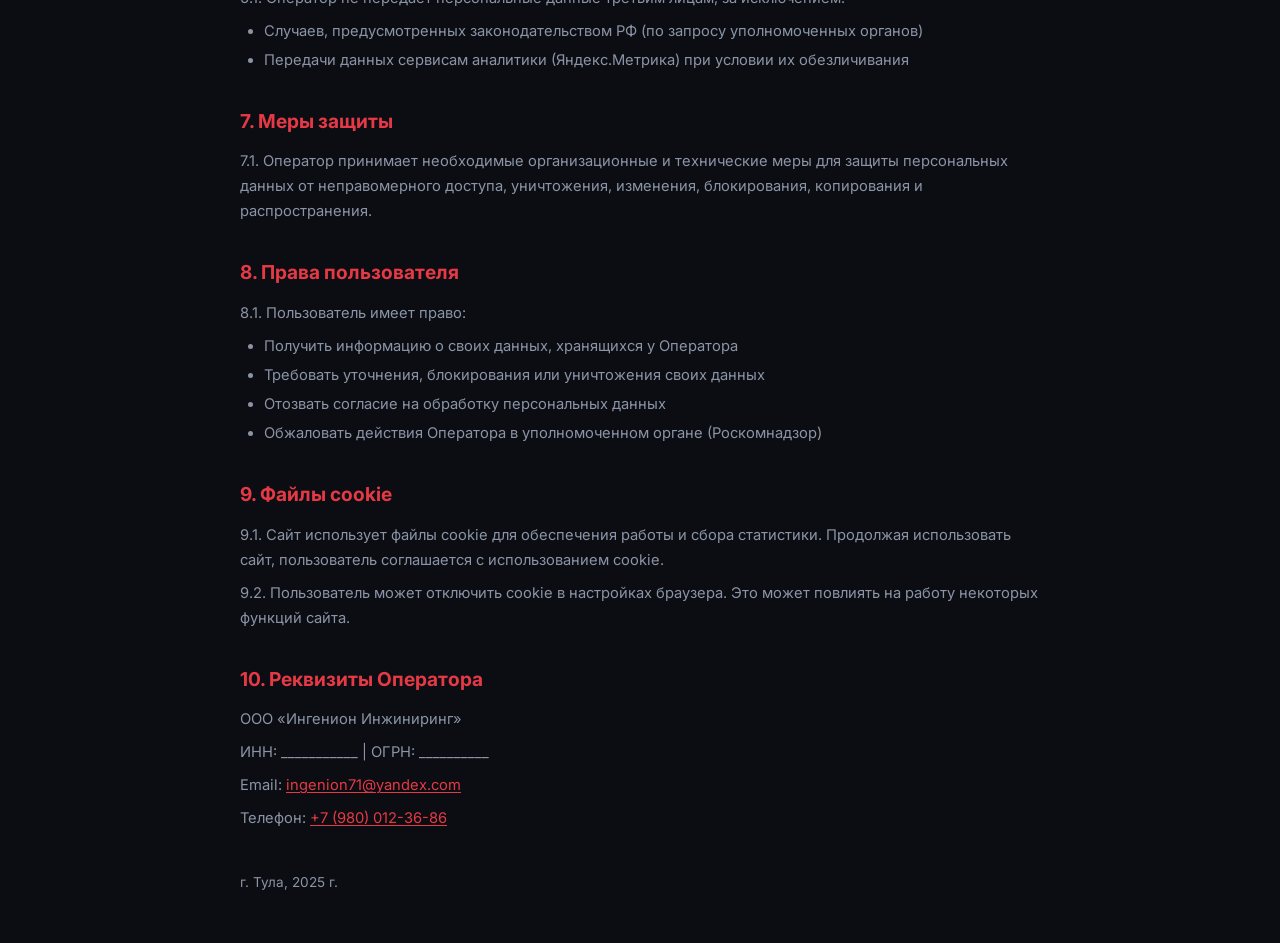
<file: v2/legal/policy.html>
<!DOCTYPE html>
<html lang="ru">
<head>
  <meta charset="UTF-8">
  <meta name="viewport" content="width=device-width, initial-scale=1.0">
  <title>Политика конфиденциальности — Ингенион Инжиниринг</title>
  <meta name="robots" content="noindex, nofollow">
  <link rel="preconnect" href="https://fonts.googleapis.com">
  <link rel="preconnect" href="https://fonts.gstatic.com" crossorigin>
  <link href="https://fonts.googleapis.com/css2?family=Inter:wght@400;500;600;700;800&display=swap" rel="stylesheet">
  <style>
    :root {
      --bg: #0b0d12; --bg-card: #181b24; --border: #282c3a;
      --text: #edf0f5; --text-muted: #8a94a6; --accent: #e63946;
      --radius: 12px; --transition: 0.3s ease;
    }
    * { margin: 0; padding: 0; box-sizing: border-box; }
    body { font-family: 'Inter', sans-serif; background: var(--bg); color: var(--text); line-height: 1.7; padding: 40px 24px; }
    .container { max-width: 800px; margin: 0 auto; }
    h1 { font-size: 1.75rem; font-weight: 800; margin-bottom: 8px; }
    h2 { font-size: 1.2rem; font-weight: 700; margin-top: 32px; margin-bottom: 12px; color: var(--accent); }
    p, li { font-size: 0.92rem; color: var(--text-muted); margin-bottom: 8px; }
    ul { padding-left: 24px; margin-bottom: 16px; }
    li { margin-bottom: 4px; }
    a { color: var(--accent); text-decoration: underline; text-underline-offset: 2px; }
    a:hover { opacity: 0.8; }
    .updated { font-size: 0.85rem; color: var(--text-muted); margin-bottom: 32px; }
    .back-link { display: inline-block; margin-bottom: 24px; font-size: 0.9rem; color: var(--accent); }
  </style>
</head>
<body>
  <div class="container">
    <a href="../index.html" class="back-link">← На главную</a>
    <h1>Политика конфиденциальности</h1>
    <p class="updated">Последнее обновление: 1 января 2025 г.</p>

    <p>Настоящая Политика конфиденциальности (далее — Политика) определяет порядок обработки персональных данных пользователей сайта <strong>ingenion.ru</strong> (далее — Оператор) и применяется ко всей информации, которую Оператор может получить о пользователе во время использования сайта.</p>

    <h2>1. Общие положения</h2>
    <p>1.1. Используя сайт ingenion.ru, пользователь выражает свое согласие с настоящей Политикой и условиями обработки своих персональных данных.</p>
    <p>1.2. В случае несогласия с условиями Политики пользователь должен прекратить использование сайта.</p>
    <p>1.3. Оператор имеет право вносить изменения в Политику без уведомления пользователя. Новая редакция вступает в силу с момента ее размещения.</p>

    <h2>2. Какие данные собираются</h2>
    <p>2.1. При заполнении формы обратной связи на сайте пользователь предоставляет:</p>
    <ul>
      <li>Имя</li>
      <li>Номер телефона</li>
      <li>Адрес электронной почты (при указании)</li>
      <li>Текст сообщения</li>
    </ul>
    <p>2.2. Автоматически собираются следующие данные:</p>
    <ul>
      <li>IP-адрес</li>
      <li>Тип браузера и устройства</li>
      <li>Файлы cookie (технические и аналитические)</li>
      <li>Источник перехода на сайт</li>
    </ul>

    <h2>3. Цели обработки данных</h2>
    <p>3.1. Персональные данные обрабатываются в следующих целях:</p>
    <ul>
      <li>Обработка заявок и обращений пользователей</li>
      <li>Консультирование по услугам (ремонт 3D принтеров, 3D печать)</li>
      <li>Заключение и исполнение договоров</li>
      <li>Направление коммерческих предложений (с согласия пользователя)</li>
      <li>Улучшение качества работы сайта</li>
      <li>Предотвращение мошенничества и обеспечение безопасности</li>
    </ul>

    <h2>4. Правовые основания обработки</h2>
    <p>4.1. Обработка осуществляется на основании:</p>
    <ul>
      <li>Конституции РФ и Федерального закона № 152-ФЗ «О персональных данных»</li>
      <li>Согласия пользователя на обработку персональных данных</li>
      <li>Договорных отношений между Оператором и пользователем</li>
    </ul>

    <h2>5. Сроки хранения</h2>
    <p>5.1. Персональные данные хранятся не дольше, чем этого требуют цели их обработки, но не более 3 лет с момента последнего обращения, если иное не предусмотрено законодательством РФ.</p>
    <p>5.2. По истечении сроков хранения данные уничтожаются или обезличиваются.</p>

    <h2>6. Передача данных третьим лицам</h2>
    <p>6.1. Оператор не передает персональные данные третьим лицам, за исключением:</p>
    <ul>
      <li>Случаев, предусмотренных законодательством РФ (по запросу уполномоченных органов)</li>
      <li>Передачи данных сервисам аналитики (Яндекс.Метрика) при условии их обезличивания</li>
    </ul>

    <h2>7. Меры защиты</h2>
    <p>7.1. Оператор принимает необходимые организационные и технические меры для защиты персональных данных от неправомерного доступа, уничтожения, изменения, блокирования, копирования и распространения.</p>

    <h2>8. Права пользователя</h2>
    <p>8.1. Пользователь имеет право:</p>
    <ul>
      <li>Получить информацию о своих данных, хранящихся у Оператора</li>
      <li>Требовать уточнения, блокирования или уничтожения своих данных</li>
      <li>Отозвать согласие на обработку персональных данных</li>
      <li>Обжаловать действия Оператора в уполномоченном органе (Роскомнадзор)</li>
    </ul>

    <h2>9. Файлы cookie</h2>
    <p>9.1. Сайт использует файлы cookie для обеспечения работы и сбора статистики. Продолжая использовать сайт, пользователь соглашается с использованием cookie.</p>
    <p>9.2. Пользователь может отключить cookie в настройках браузера. Это может повлиять на работу некоторых функций сайта.</p>

    <h2>10. Реквизиты Оператора</h2>
    <p>ООО «Ингенион Инжиниринг»</p>
    <p>ИНН: ___________ | ОГРН: __________</p>
    <p>Email: <a href="mailto:ingenion71@yandex.com">ingenion71@yandex.com</a></p>
    <p>Телефон: <a href="tel:+79800123686">+7 (980) 012-36-86</a></p>

    <p style="margin-top: 40px; font-size: 0.85rem; color: var(--text-muted);">г. Тула, 2025 г.</p>
  </div>
</body>
</html>
</file>
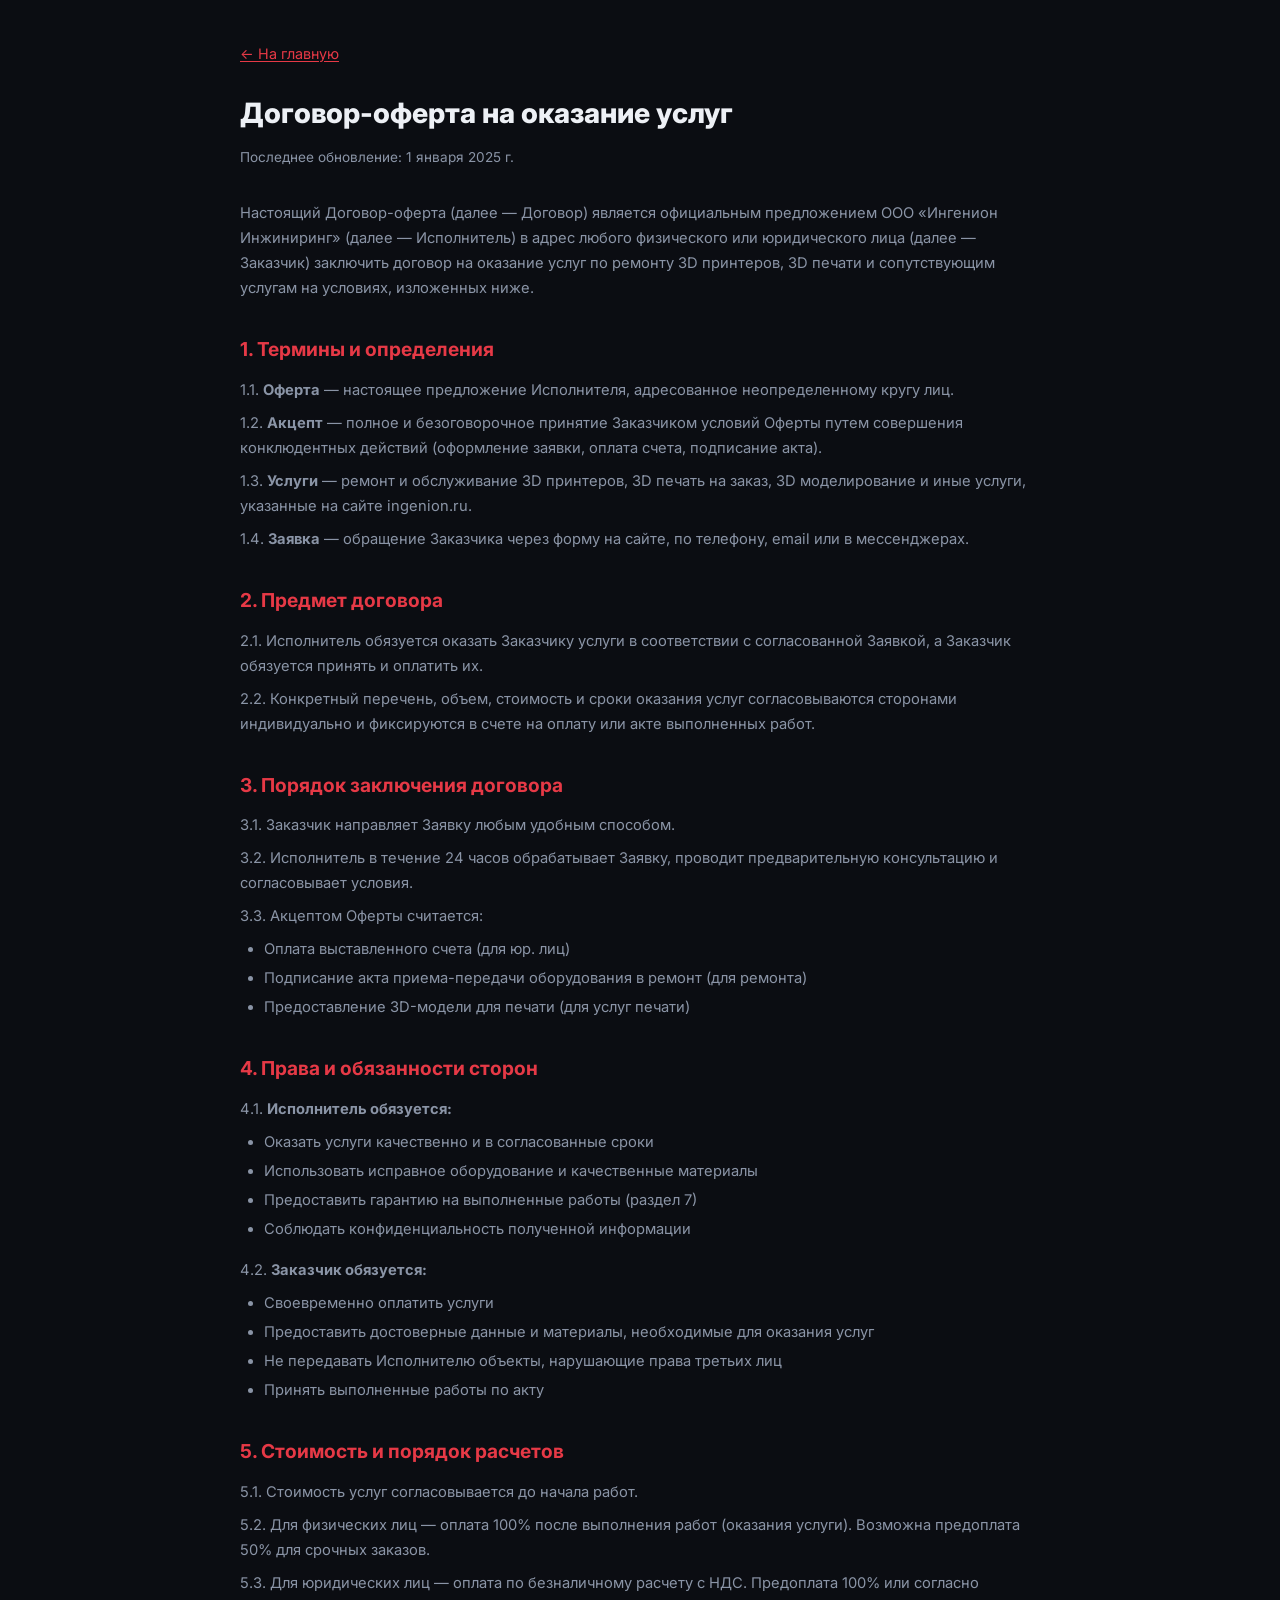
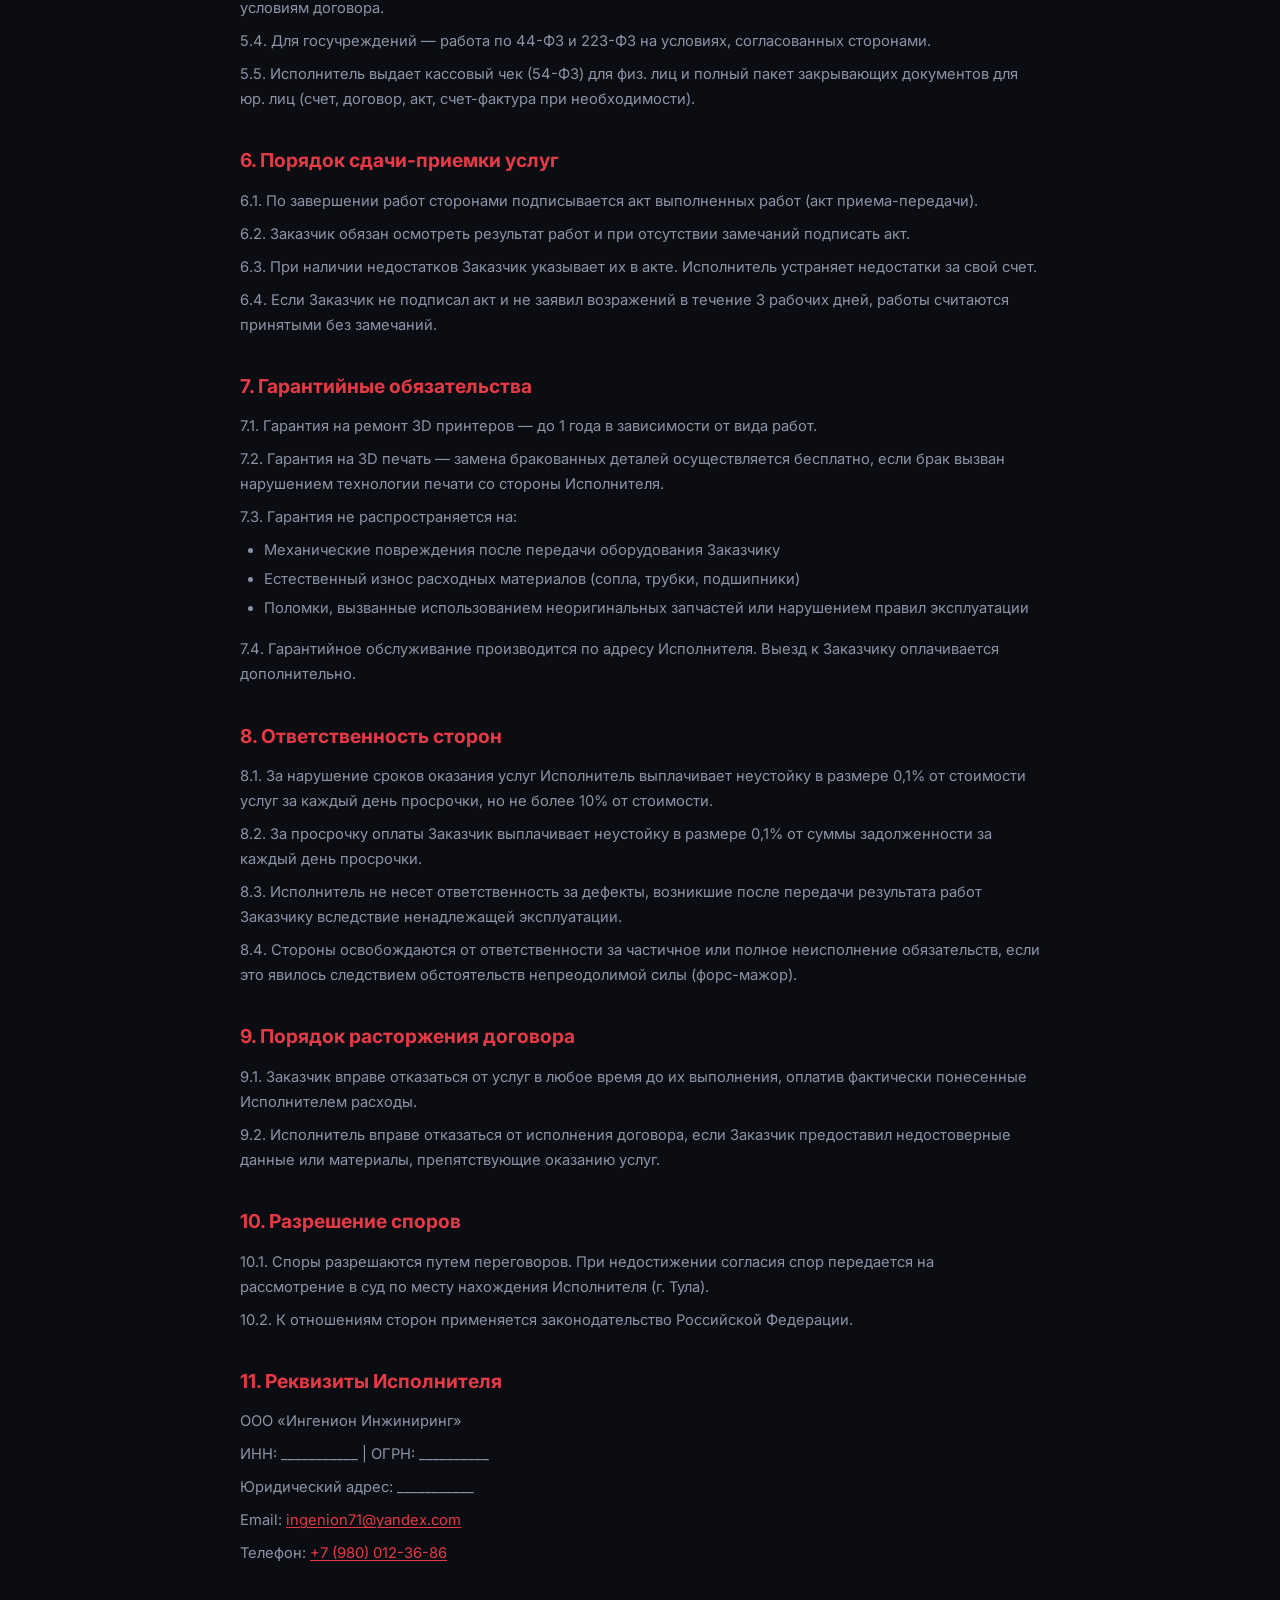
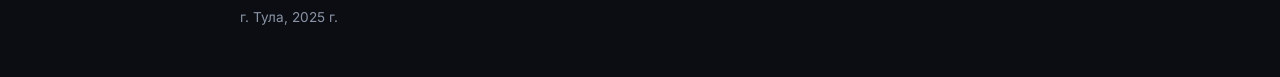
<file: v2/legal/terms.html>
<!DOCTYPE html>
<html lang="ru">
<head>
  <meta charset="UTF-8">
  <meta name="viewport" content="width=device-width, initial-scale=1.0">
  <title>Договор-оферта — Ингенион Инжиниринг</title>
  <meta name="robots" content="noindex, nofollow">
  <link rel="preconnect" href="https://fonts.googleapis.com">
  <link rel="preconnect" href="https://fonts.gstatic.com" crossorigin>
  <link href="https://fonts.googleapis.com/css2?family=Inter:wght@400;500;600;700;800&display=swap" rel="stylesheet">
  <style>
    :root {
      --bg: #0b0d12; --bg-card: #181b24; --border: #282c3a;
      --text: #edf0f5; --text-muted: #8a94a6; --accent: #e63946;
      --radius: 12px; --transition: 0.3s ease;
    }
    * { margin: 0; padding: 0; box-sizing: border-box; }
    body { font-family: 'Inter', sans-serif; background: var(--bg); color: var(--text); line-height: 1.7; padding: 40px 24px; }
    .container { max-width: 800px; margin: 0 auto; }
    h1 { font-size: 1.75rem; font-weight: 800; margin-bottom: 8px; }
    h2 { font-size: 1.2rem; font-weight: 700; margin-top: 32px; margin-bottom: 12px; color: var(--accent); }
    p, li { font-size: 0.92rem; color: var(--text-muted); margin-bottom: 8px; }
    ul { padding-left: 24px; margin-bottom: 16px; }
    li { margin-bottom: 4px; }
    a { color: var(--accent); text-decoration: underline; text-underline-offset: 2px; }
    a:hover { opacity: 0.8; }
    .updated { font-size: 0.85rem; color: var(--text-muted); margin-bottom: 32px; }
    .back-link { display: inline-block; margin-bottom: 24px; font-size: 0.9rem; color: var(--accent); }
  </style>
</head>
<body>
  <div class="container">
    <a href="../index.html" class="back-link">← На главную</a>
    <h1>Договор-оферта на оказание услуг</h1>
    <p class="updated">Последнее обновление: 1 января 2025 г.</p>

    <p>Настоящий Договор-оферта (далее — Договор) является официальным предложением ООО «Ингенион Инжиниринг» (далее — Исполнитель) в адрес любого физического или юридического лица (далее — Заказчик) заключить договор на оказание услуг по ремонту 3D принтеров, 3D печати и сопутствующим услугам на условиях, изложенных ниже.</p>

    <h2>1. Термины и определения</h2>
    <p>1.1. <strong>Оферта</strong> — настоящее предложение Исполнителя, адресованное неопределенному кругу лиц.</p>
    <p>1.2. <strong>Акцепт</strong> — полное и безоговорочное принятие Заказчиком условий Оферты путем совершения конклюдентных действий (оформление заявки, оплата счета, подписание акта).</p>
    <p>1.3. <strong>Услуги</strong> — ремонт и обслуживание 3D принтеров, 3D печать на заказ, 3D моделирование и иные услуги, указанные на сайте ingenion.ru.</p>
    <p>1.4. <strong>Заявка</strong> — обращение Заказчика через форму на сайте, по телефону, email или в мессенджерах.</p>

    <h2>2. Предмет договора</h2>
    <p>2.1. Исполнитель обязуется оказать Заказчику услуги в соответствии с согласованной Заявкой, а Заказчик обязуется принять и оплатить их.</p>
    <p>2.2. Конкретный перечень, объем, стоимость и сроки оказания услуг согласовываются сторонами индивидуально и фиксируются в счете на оплату или акте выполненных работ.</p>

    <h2>3. Порядок заключения договора</h2>
    <p>3.1. Заказчик направляет Заявку любым удобным способом.</p>
    <p>3.2. Исполнитель в течение 24 часов обрабатывает Заявку, проводит предварительную консультацию и согласовывает условия.</p>
    <p>3.3. Акцептом Оферты считается:</p>
    <ul>
      <li>Оплата выставленного счета (для юр. лиц)</li>
      <li>Подписание акта приема-передачи оборудования в ремонт (для ремонта)</li>
      <li>Предоставление 3D-модели для печати (для услуг печати)</li>
    </ul>

    <h2>4. Права и обязанности сторон</h2>
    <p>4.1. <strong>Исполнитель обязуется:</strong></p>
    <ul>
      <li>Оказать услуги качественно и в согласованные сроки</li>
      <li>Использовать исправное оборудование и качественные материалы</li>
      <li>Предоставить гарантию на выполненные работы (раздел 7)</li>
      <li>Соблюдать конфиденциальность полученной информации</li>
    </ul>
    <p>4.2. <strong>Заказчик обязуется:</strong></p>
    <ul>
      <li>Своевременно оплатить услуги</li>
      <li>Предоставить достоверные данные и материалы, необходимые для оказания услуг</li>
      <li>Не передавать Исполнителю объекты, нарушающие права третьих лиц</li>
      <li>Принять выполненные работы по акту</li>
    </ul>

    <h2>5. Стоимость и порядок расчетов</h2>
    <p>5.1. Стоимость услуг согласовывается до начала работ.</p>
    <p>5.2. Для физических лиц — оплата 100% после выполнения работ (оказания услуги). Возможна предоплата 50% для срочных заказов.</p>
    <p>5.3. Для юридических лиц — оплата по безналичному расчету с НДС. Предоплата 100% или согласно условиям договора.</p>
    <p>5.4. Для госучреждений — работа по 44-ФЗ и 223-ФЗ на условиях, согласованных сторонами.</p>
    <p>5.5. Исполнитель выдает кассовый чек (54-ФЗ) для физ. лиц и полный пакет закрывающих документов для юр. лиц (счет, договор, акт, счет-фактура при необходимости).</p>

    <h2>6. Порядок сдачи-приемки услуг</h2>
    <p>6.1. По завершении работ сторонами подписывается акт выполненных работ (акт приема-передачи).</p>
    <p>6.2. Заказчик обязан осмотреть результат работ и при отсутствии замечаний подписать акт.</p>
    <p>6.3. При наличии недостатков Заказчик указывает их в акте. Исполнитель устраняет недостатки за свой счет.</p>
    <p>6.4. Если Заказчик не подписал акт и не заявил возражений в течение 3 рабочих дней, работы считаются принятыми без замечаний.</p>

    <h2>7. Гарантийные обязательства</h2>
    <p>7.1. Гарантия на ремонт 3D принтеров — до 1 года в зависимости от вида работ.</p>
    <p>7.2. Гарантия на 3D печать — замена бракованных деталей осуществляется бесплатно, если брак вызван нарушением технологии печати со стороны Исполнителя.</p>
    <p>7.3. Гарантия не распространяется на:</p>
    <ul>
      <li>Механические повреждения после передачи оборудования Заказчику</li>
      <li>Естественный износ расходных материалов (сопла, трубки, подшипники)</li>
      <li>Поломки, вызванные использованием неоригинальных запчастей или нарушением правил эксплуатации</li>
    </ul>
    <p>7.4. Гарантийное обслуживание производится по адресу Исполнителя. Выезд к Заказчику оплачивается дополнительно.</p>

    <h2>8. Ответственность сторон</h2>
    <p>8.1. За нарушение сроков оказания услуг Исполнитель выплачивает неустойку в размере 0,1% от стоимости услуг за каждый день просрочки, но не более 10% от стоимости.</p>
    <p>8.2. За просрочку оплаты Заказчик выплачивает неустойку в размере 0,1% от суммы задолженности за каждый день просрочки.</p>
    <p>8.3. Исполнитель не несет ответственность за дефекты, возникшие после передачи результата работ Заказчику вследствие ненадлежащей эксплуатации.</p>
    <p>8.4. Стороны освобождаются от ответственности за частичное или полное неисполнение обязательств, если это явилось следствием обстоятельств непреодолимой силы (форс-мажор).</p>

    <h2>9. Порядок расторжения договора</h2>
    <p>9.1. Заказчик вправе отказаться от услуг в любое время до их выполнения, оплатив фактически понесенные Исполнителем расходы.</p>
    <p>9.2. Исполнитель вправе отказаться от исполнения договора, если Заказчик предоставил недостоверные данные или материалы, препятствующие оказанию услуг.</p>

    <h2>10. Разрешение споров</h2>
    <p>10.1. Споры разрешаются путем переговоров. При недостижении согласия спор передается на рассмотрение в суд по месту нахождения Исполнителя (г. Тула).</p>
    <p>10.2. К отношениям сторон применяется законодательство Российской Федерации.</p>

    <h2>11. Реквизиты Исполнителя</h2>
    <p>ООО «Ингенион Инжиниринг»</p>
    <p>ИНН: ___________ | ОГРН: __________</p>
    <p>Юридический адрес: ___________</p>
    <p>Email: <a href="mailto:ingenion71@yandex.com">ingenion71@yandex.com</a></p>
    <p>Телефон: <a href="tel:+79800123686">+7 (980) 012-36-86</a></p>

    <p style="margin-top: 40px; font-size: 0.85rem; color: var(--text-muted);">г. Тула, 2025 г.</p>
  </div>
</body>
</html>
</file>
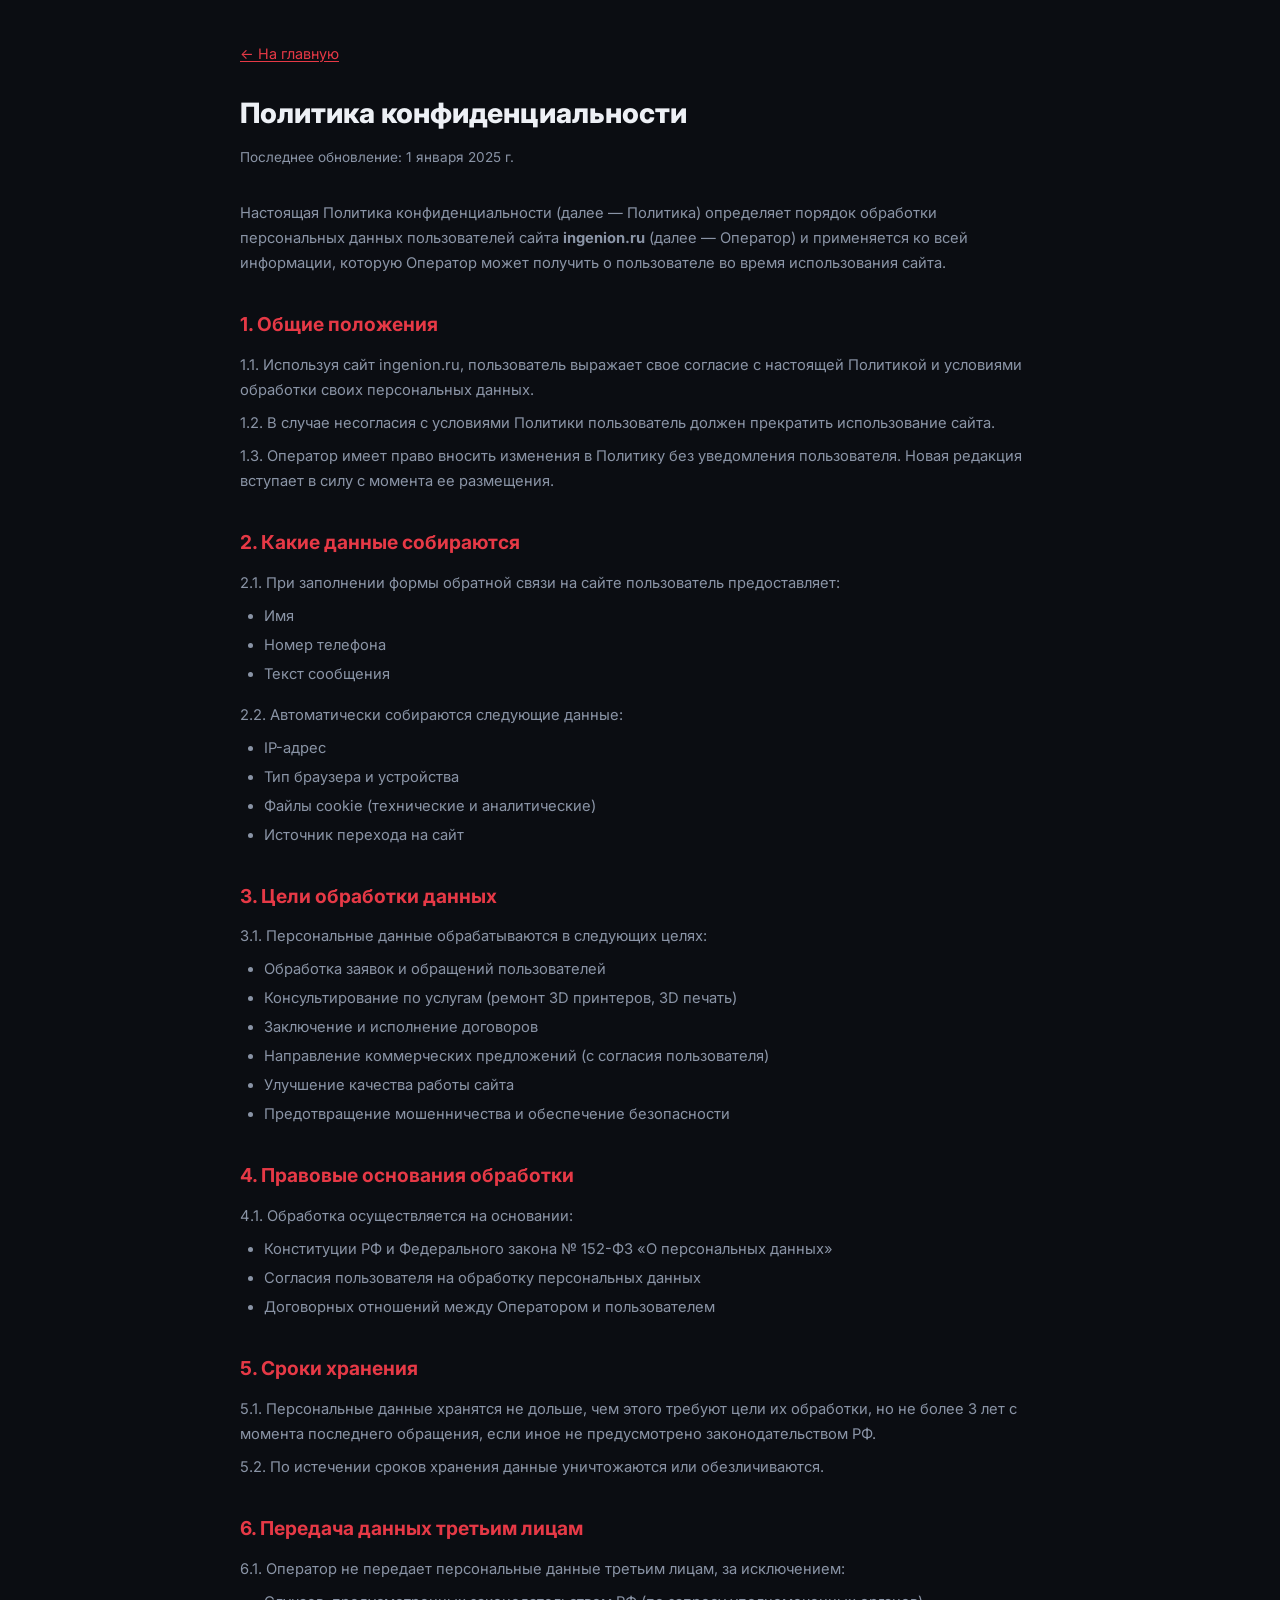
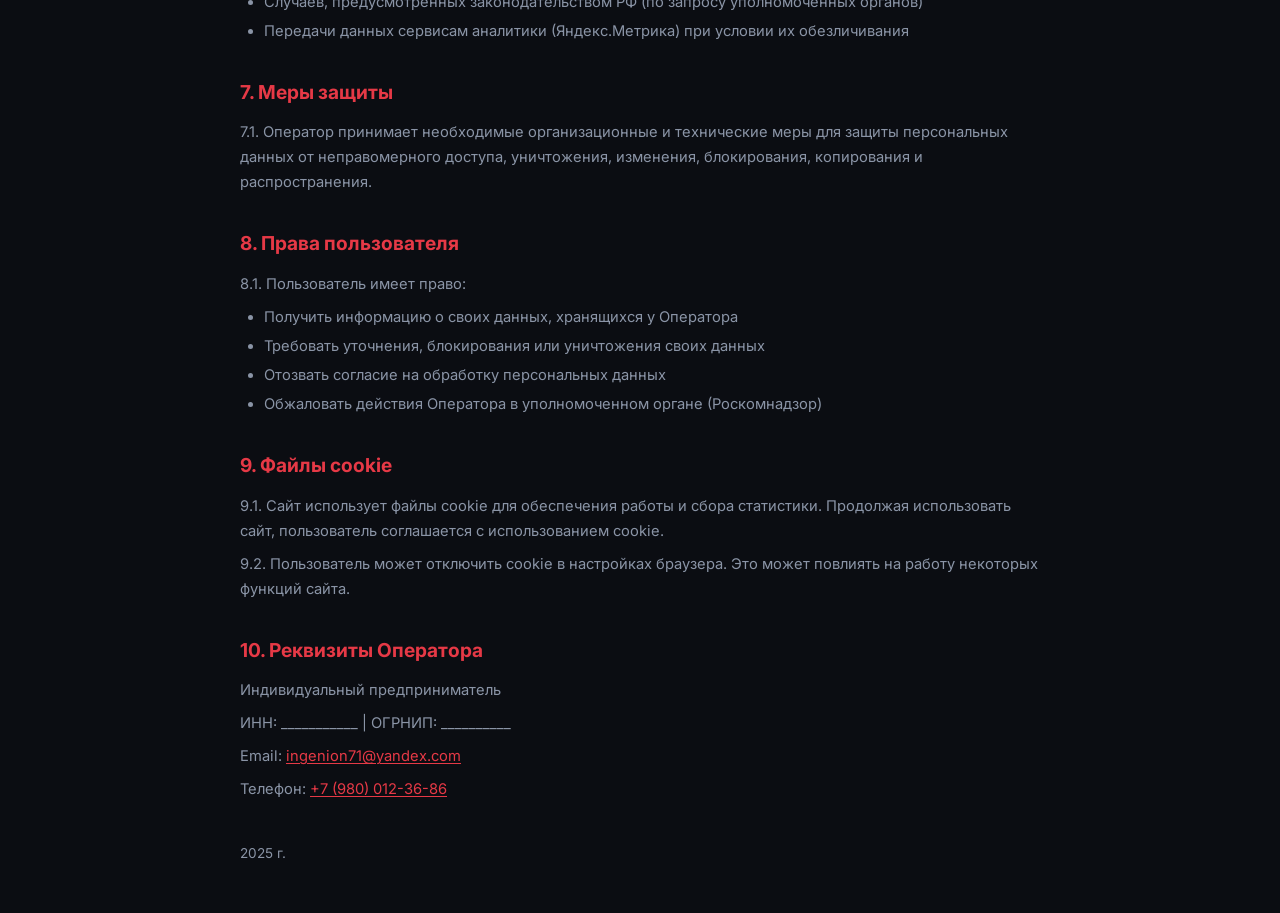
<file: v3/legal/policy.html>
<!DOCTYPE html>
<html lang="ru">
<head>
  <meta charset="UTF-8">
  <meta name="viewport" content="width=device-width, initial-scale=1.0">
  <title>Политика конфиденциальности</title>
  <meta name="robots" content="noindex, nofollow">
  <link rel="preconnect" href="https://fonts.googleapis.com">
  <link rel="preconnect" href="https://fonts.gstatic.com" crossorigin>
  <link href="https://fonts.googleapis.com/css2?family=Inter:wght@400;500;600;700;800&display=swap" rel="stylesheet">
  <style>
    :root {
      --bg: #0b0d12; --bg-card: #181b24; --border: #282c3a;
      --text: #edf0f5; --text-muted: #8a94a6; --accent: #e63946;
      --radius: 12px; --transition: 0.3s ease;
    }
    * { margin: 0; padding: 0; box-sizing: border-box; }
    body { font-family: 'Inter', sans-serif; background: var(--bg); color: var(--text); line-height: 1.7; padding: 40px 24px; }
    .container { max-width: 800px; margin: 0 auto; }
    h1 { font-size: 1.75rem; font-weight: 800; margin-bottom: 8px; }
    h2 { font-size: 1.2rem; font-weight: 700; margin-top: 32px; margin-bottom: 12px; color: var(--accent); }
    p, li { font-size: 0.92rem; color: var(--text-muted); margin-bottom: 8px; }
    ul { padding-left: 24px; margin-bottom: 16px; }
    li { margin-bottom: 4px; }
    a { color: var(--accent); text-decoration: underline; text-underline-offset: 2px; }
    a:hover { opacity: 0.8; }
    .updated { font-size: 0.85rem; color: var(--text-muted); margin-bottom: 32px; }
    .back-link { display: inline-block; margin-bottom: 24px; font-size: 0.9rem; color: var(--accent); }
  </style>
</head>
<body>
  <div class="container">
    <a href="../index.html" class="back-link">← На главную</a>
    <h1>Политика конфиденциальности</h1>
    <p class="updated">Последнее обновление: 1 января 2025 г.</p>

    <p>Настоящая Политика конфиденциальности (далее — Политика) определяет порядок обработки персональных данных пользователей сайта <strong>ingenion.ru</strong> (далее — Оператор) и применяется ко всей информации, которую Оператор может получить о пользователе во время использования сайта.</p>

    <h2>1. Общие положения</h2>
    <p>1.1. Используя сайт ingenion.ru, пользователь выражает свое согласие с настоящей Политикой и условиями обработки своих персональных данных.</p>
    <p>1.2. В случае несогласия с условиями Политики пользователь должен прекратить использование сайта.</p>
    <p>1.3. Оператор имеет право вносить изменения в Политику без уведомления пользователя. Новая редакция вступает в силу с момента ее размещения.</p>

    <h2>2. Какие данные собираются</h2>
    <p>2.1. При заполнении формы обратной связи на сайте пользователь предоставляет:</p>
    <ul>
      <li>Имя</li>
      <li>Номер телефона</li>
      <li>Текст сообщения</li>
    </ul>
    <p>2.2. Автоматически собираются следующие данные:</p>
    <ul>
      <li>IP-адрес</li>
      <li>Тип браузера и устройства</li>
      <li>Файлы cookie (технические и аналитические)</li>
      <li>Источник перехода на сайт</li>
    </ul>

    <h2>3. Цели обработки данных</h2>
    <p>3.1. Персональные данные обрабатываются в следующих целях:</p>
    <ul>
      <li>Обработка заявок и обращений пользователей</li>
      <li>Консультирование по услугам (ремонт 3D принтеров, 3D печать)</li>
      <li>Заключение и исполнение договоров</li>
      <li>Направление коммерческих предложений (с согласия пользователя)</li>
      <li>Улучшение качества работы сайта</li>
      <li>Предотвращение мошенничества и обеспечение безопасности</li>
    </ul>

    <h2>4. Правовые основания обработки</h2>
    <p>4.1. Обработка осуществляется на основании:</p>
    <ul>
      <li>Конституции РФ и Федерального закона № 152-ФЗ «О персональных данных»</li>
      <li>Согласия пользователя на обработку персональных данных</li>
      <li>Договорных отношений между Оператором и пользователем</li>
    </ul>

    <h2>5. Сроки хранения</h2>
    <p>5.1. Персональные данные хранятся не дольше, чем этого требуют цели их обработки, но не более 3 лет с момента последнего обращения, если иное не предусмотрено законодательством РФ.</p>
    <p>5.2. По истечении сроков хранения данные уничтожаются или обезличиваются.</p>

    <h2>6. Передача данных третьим лицам</h2>
    <p>6.1. Оператор не передает персональные данные третьим лицам, за исключением:</p>
    <ul>
      <li>Случаев, предусмотренных законодательством РФ (по запросу уполномоченных органов)</li>
      <li>Передачи данных сервисам аналитики (Яндекс.Метрика) при условии их обезличивания</li>
    </ul>

    <h2>7. Меры защиты</h2>
    <p>7.1. Оператор принимает необходимые организационные и технические меры для защиты персональных данных от неправомерного доступа, уничтожения, изменения, блокирования, копирования и распространения.</p>

    <h2>8. Права пользователя</h2>
    <p>8.1. Пользователь имеет право:</p>
    <ul>
      <li>Получить информацию о своих данных, хранящихся у Оператора</li>
      <li>Требовать уточнения, блокирования или уничтожения своих данных</li>
      <li>Отозвать согласие на обработку персональных данных</li>
      <li>Обжаловать действия Оператора в уполномоченном органе (Роскомнадзор)</li>
    </ul>

    <h2>9. Файлы cookie</h2>
    <p>9.1. Сайт использует файлы cookie для обеспечения работы и сбора статистики. Продолжая использовать сайт, пользователь соглашается с использованием cookie.</p>
    <p>9.2. Пользователь может отключить cookie в настройках браузера. Это может повлиять на работу некоторых функций сайта.</p>

    <h2>10. Реквизиты Оператора</h2>
    <p>Индивидуальный предприниматель</p>
    <p>ИНН: ___________ | ОГРНИП: __________</p>
    <p>Email: <a href="mailto:ingenion71@yandex.com">ingenion71@yandex.com</a></p>
    <p>Телефон: <a href="tel:+79800123686">+7 (980) 012-36-86</a></p>

    <p style="margin-top: 40px; font-size: 0.85rem; color: var(--text-muted);">2025 г.</p>
  </div>
</body>
</html>
</file>
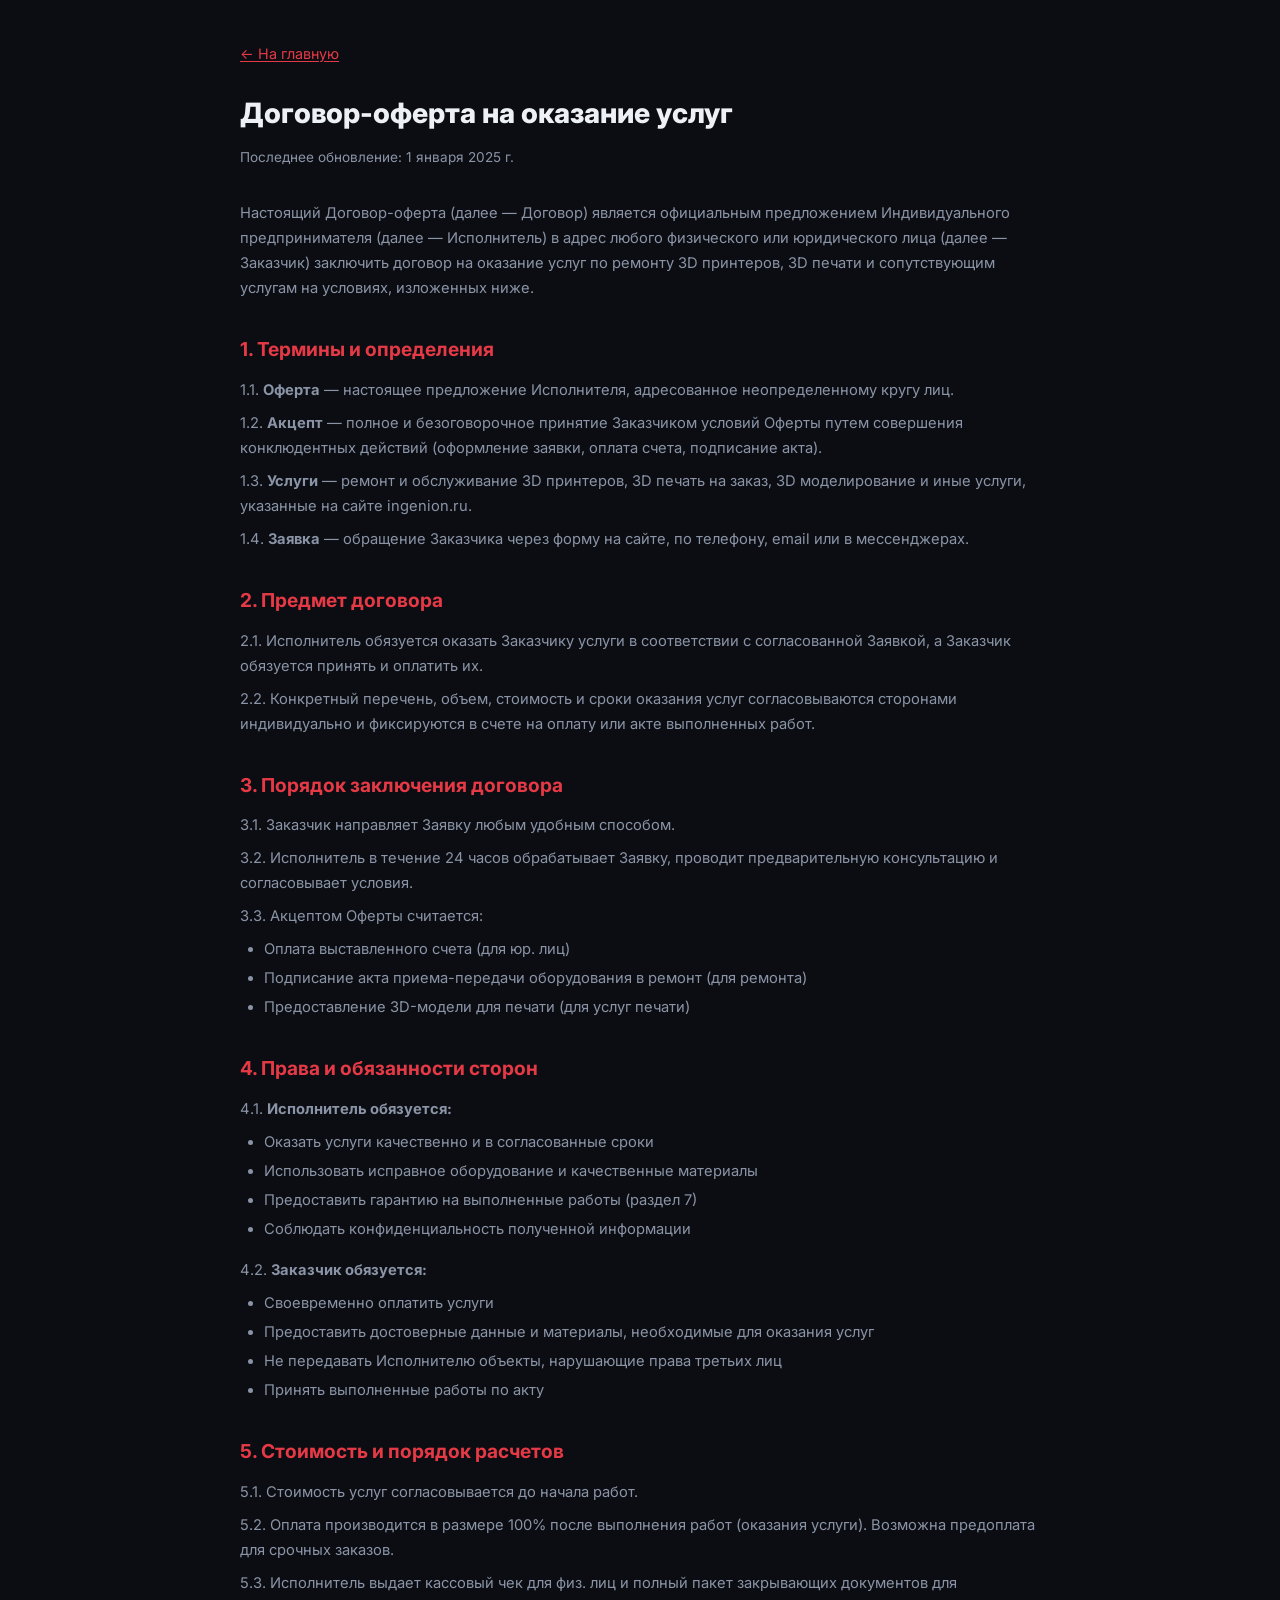
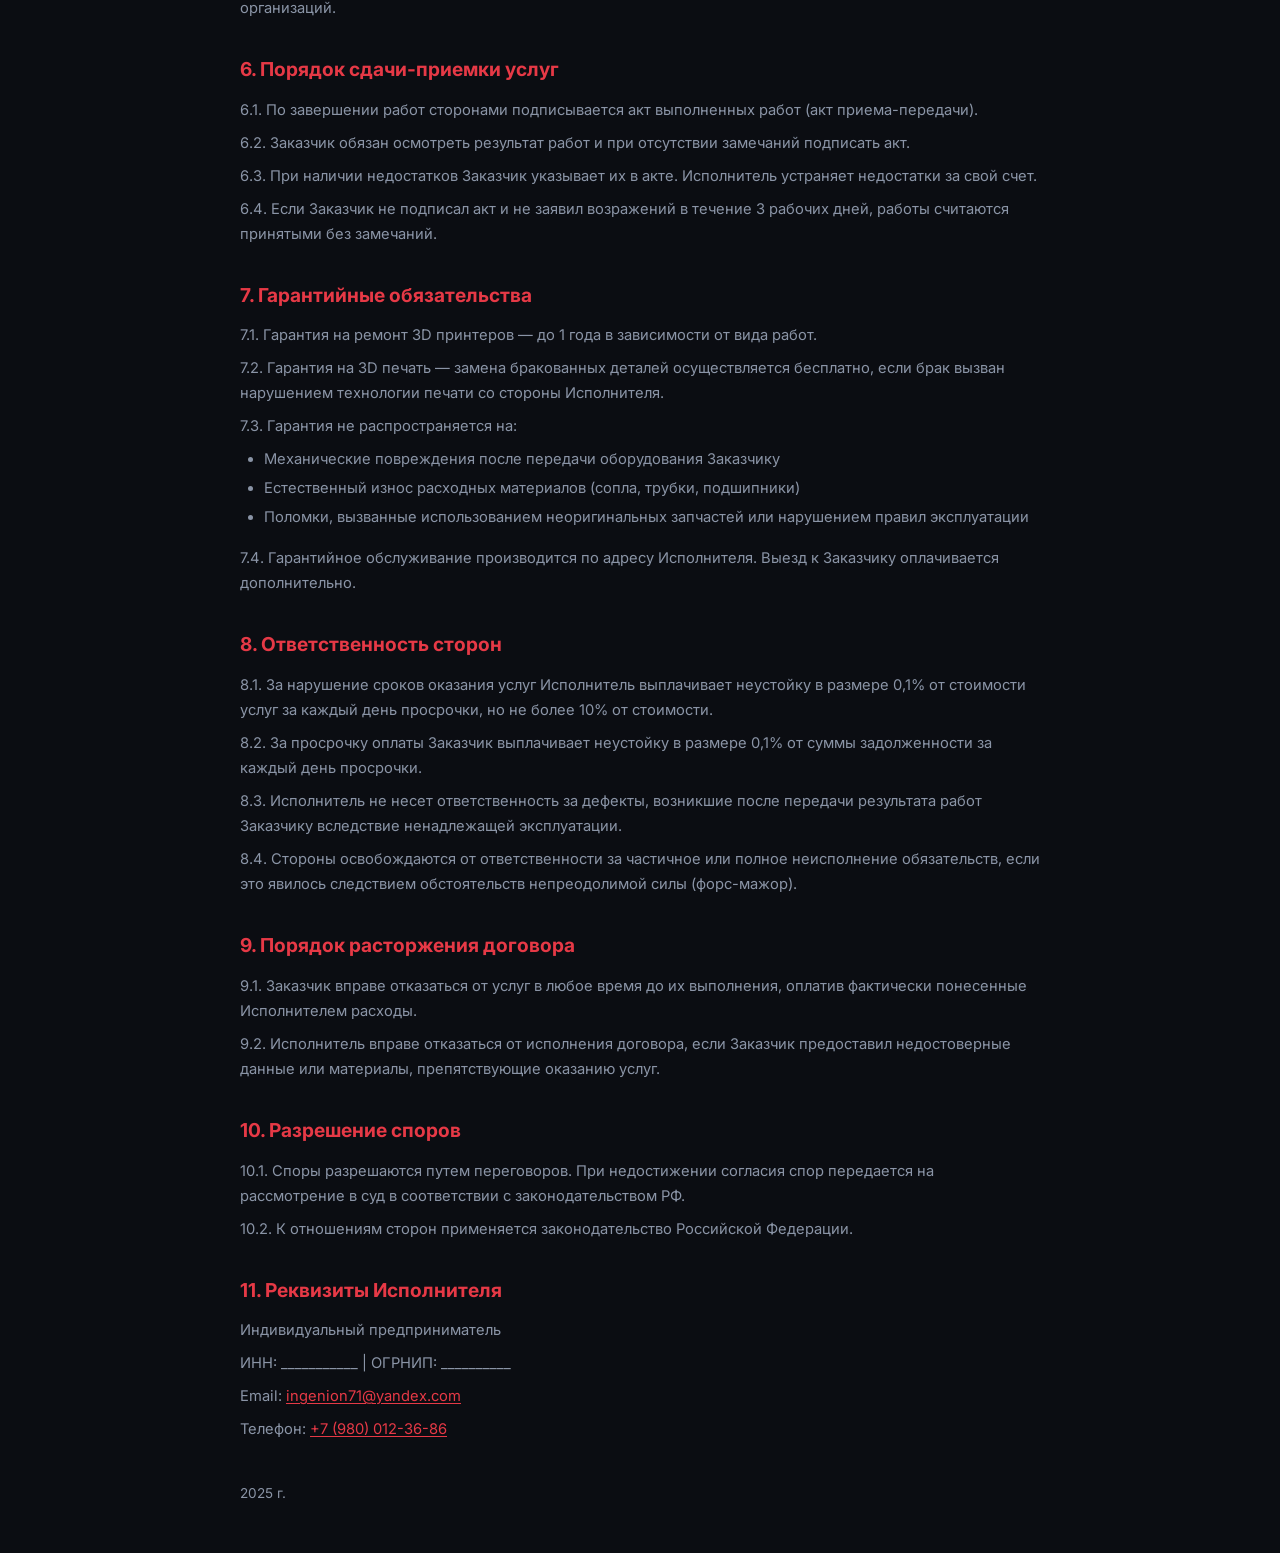
<file: v3/legal/terms.html>
<!DOCTYPE html>
<html lang="ru">
<head>
  <meta charset="UTF-8">
  <meta name="viewport" content="width=device-width, initial-scale=1.0">
  <title>Договор-оферта на оказание услуг</title>
  <meta name="robots" content="noindex, nofollow">
  <link rel="preconnect" href="https://fonts.googleapis.com">
  <link rel="preconnect" href="https://fonts.gstatic.com" crossorigin>
  <link href="https://fonts.googleapis.com/css2?family=Inter:wght@400;500;600;700;800&display=swap" rel="stylesheet">
  <style>
    :root {
      --bg: #0b0d12; --bg-card: #181b24; --border: #282c3a;
      --text: #edf0f5; --text-muted: #8a94a6; --accent: #e63946;
      --radius: 12px; --transition: 0.3s ease;
    }
    * { margin: 0; padding: 0; box-sizing: border-box; }
    body { font-family: 'Inter', sans-serif; background: var(--bg); color: var(--text); line-height: 1.7; padding: 40px 24px; }
    .container { max-width: 800px; margin: 0 auto; }
    h1 { font-size: 1.75rem; font-weight: 800; margin-bottom: 8px; }
    h2 { font-size: 1.2rem; font-weight: 700; margin-top: 32px; margin-bottom: 12px; color: var(--accent); }
    p, li { font-size: 0.92rem; color: var(--text-muted); margin-bottom: 8px; }
    ul { padding-left: 24px; margin-bottom: 16px; }
    li { margin-bottom: 4px; }
    a { color: var(--accent); text-decoration: underline; text-underline-offset: 2px; }
    a:hover { opacity: 0.8; }
    .updated { font-size: 0.85rem; color: var(--text-muted); margin-bottom: 32px; }
    .back-link { display: inline-block; margin-bottom: 24px; font-size: 0.9rem; color: var(--accent); }
  </style>
</head>
<body>
  <div class="container">
    <a href="../index.html" class="back-link">← На главную</a>
    <h1>Договор-оферта на оказание услуг</h1>
    <p class="updated">Последнее обновление: 1 января 2025 г.</p>

    <p>Настоящий Договор-оферта (далее — Договор) является официальным предложением Индивидуального предпринимателя (далее — Исполнитель) в адрес любого физического или юридического лица (далее — Заказчик) заключить договор на оказание услуг по ремонту 3D принтеров, 3D печати и сопутствующим услугам на условиях, изложенных ниже.</p>

    <h2>1. Термины и определения</h2>
    <p>1.1. <strong>Оферта</strong> — настоящее предложение Исполнителя, адресованное неопределенному кругу лиц.</p>
    <p>1.2. <strong>Акцепт</strong> — полное и безоговорочное принятие Заказчиком условий Оферты путем совершения конклюдентных действий (оформление заявки, оплата счета, подписание акта).</p>
    <p>1.3. <strong>Услуги</strong> — ремонт и обслуживание 3D принтеров, 3D печать на заказ, 3D моделирование и иные услуги, указанные на сайте ingenion.ru.</p>
    <p>1.4. <strong>Заявка</strong> — обращение Заказчика через форму на сайте, по телефону, email или в мессенджерах.</p>

    <h2>2. Предмет договора</h2>
    <p>2.1. Исполнитель обязуется оказать Заказчику услуги в соответствии с согласованной Заявкой, а Заказчик обязуется принять и оплатить их.</p>
    <p>2.2. Конкретный перечень, объем, стоимость и сроки оказания услуг согласовываются сторонами индивидуально и фиксируются в счете на оплату или акте выполненных работ.</p>

    <h2>3. Порядок заключения договора</h2>
    <p>3.1. Заказчик направляет Заявку любым удобным способом.</p>
    <p>3.2. Исполнитель в течение 24 часов обрабатывает Заявку, проводит предварительную консультацию и согласовывает условия.</p>
    <p>3.3. Акцептом Оферты считается:</p>
    <ul>
      <li>Оплата выставленного счета (для юр. лиц)</li>
      <li>Подписание акта приема-передачи оборудования в ремонт (для ремонта)</li>
      <li>Предоставление 3D-модели для печати (для услуг печати)</li>
    </ul>

    <h2>4. Права и обязанности сторон</h2>
    <p>4.1. <strong>Исполнитель обязуется:</strong></p>
    <ul>
      <li>Оказать услуги качественно и в согласованные сроки</li>
      <li>Использовать исправное оборудование и качественные материалы</li>
      <li>Предоставить гарантию на выполненные работы (раздел 7)</li>
      <li>Соблюдать конфиденциальность полученной информации</li>
    </ul>
    <p>4.2. <strong>Заказчик обязуется:</strong></p>
    <ul>
      <li>Своевременно оплатить услуги</li>
      <li>Предоставить достоверные данные и материалы, необходимые для оказания услуг</li>
      <li>Не передавать Исполнителю объекты, нарушающие права третьих лиц</li>
      <li>Принять выполненные работы по акту</li>
    </ul>

    <h2>5. Стоимость и порядок расчетов</h2>
    <p>5.1. Стоимость услуг согласовывается до начала работ.</p>
    <p>5.2. Оплата производится в размере 100% после выполнения работ (оказания услуги). Возможна предоплата для срочных заказов.</p>
    <p>5.3. Исполнитель выдает кассовый чек для физ. лиц и полный пакет закрывающих документов для организаций.</p>

    <h2>6. Порядок сдачи-приемки услуг</h2>
    <p>6.1. По завершении работ сторонами подписывается акт выполненных работ (акт приема-передачи).</p>
    <p>6.2. Заказчик обязан осмотреть результат работ и при отсутствии замечаний подписать акт.</p>
    <p>6.3. При наличии недостатков Заказчик указывает их в акте. Исполнитель устраняет недостатки за свой счет.</p>
    <p>6.4. Если Заказчик не подписал акт и не заявил возражений в течение 3 рабочих дней, работы считаются принятыми без замечаний.</p>

    <h2>7. Гарантийные обязательства</h2>
    <p>7.1. Гарантия на ремонт 3D принтеров — до 1 года в зависимости от вида работ.</p>
    <p>7.2. Гарантия на 3D печать — замена бракованных деталей осуществляется бесплатно, если брак вызван нарушением технологии печати со стороны Исполнителя.</p>
    <p>7.3. Гарантия не распространяется на:</p>
    <ul>
      <li>Механические повреждения после передачи оборудования Заказчику</li>
      <li>Естественный износ расходных материалов (сопла, трубки, подшипники)</li>
      <li>Поломки, вызванные использованием неоригинальных запчастей или нарушением правил эксплуатации</li>
    </ul>
    <p>7.4. Гарантийное обслуживание производится по адресу Исполнителя. Выезд к Заказчику оплачивается дополнительно.</p>

    <h2>8. Ответственность сторон</h2>
    <p>8.1. За нарушение сроков оказания услуг Исполнитель выплачивает неустойку в размере 0,1% от стоимости услуг за каждый день просрочки, но не более 10% от стоимости.</p>
    <p>8.2. За просрочку оплаты Заказчик выплачивает неустойку в размере 0,1% от суммы задолженности за каждый день просрочки.</p>
    <p>8.3. Исполнитель не несет ответственность за дефекты, возникшие после передачи результата работ Заказчику вследствие ненадлежащей эксплуатации.</p>
    <p>8.4. Стороны освобождаются от ответственности за частичное или полное неисполнение обязательств, если это явилось следствием обстоятельств непреодолимой силы (форс-мажор).</p>

    <h2>9. Порядок расторжения договора</h2>
    <p>9.1. Заказчик вправе отказаться от услуг в любое время до их выполнения, оплатив фактически понесенные Исполнителем расходы.</p>
    <p>9.2. Исполнитель вправе отказаться от исполнения договора, если Заказчик предоставил недостоверные данные или материалы, препятствующие оказанию услуг.</p>

    <h2>10. Разрешение споров</h2>
    <p>10.1. Споры разрешаются путем переговоров. При недостижении согласия спор передается на рассмотрение в суд в соответствии с законодательством РФ.</p>
    <p>10.2. К отношениям сторон применяется законодательство Российской Федерации.</p>

    <h2>11. Реквизиты Исполнителя</h2>
    <p>Индивидуальный предприниматель</p>
    <p>ИНН: ___________ | ОГРНИП: __________</p>
    <p>Email: <a href="mailto:ingenion71@yandex.com">ingenion71@yandex.com</a></p>
    <p>Телефон: <a href="tel:+79800123686">+7 (980) 012-36-86</a></p>

    <p style="margin-top: 40px; font-size: 0.85rem; color: var(--text-muted);">2025 г.</p>
  </div>
</body>
</html>
</file>
<file: css/style.css>
:root {
  --bg: #0d0d0d;
  --bg-alt: #1a1a1a;
  --bg-card: #222222;
  --surface: #2a2a2a;
  --border: #333333;
  --text: #efe5d4;
  --text-muted: #a09888;
  --accent: #db271a;
  --accent-hover: #e83d30;
  --accent-glow: rgba(219, 39, 26, 0.25);
  --secondary: #005d97;
  --secondary-hover: #0074b8;
  --secondary-glow: rgba(0, 93, 151, 0.25);
  --green: #00e676;
  --radius: 12px;
  --radius-lg: 20px;
  --transition: 0.3s cubic-bezier(0.4, 0, 0.2, 1);
}

*, *::before, *::after {
  margin: 0;
  padding: 0;
  box-sizing: border-box;
}

html {
  scroll-behavior: smooth;
  scroll-padding-top: 80px;
}

body {
  font-family: 'Inter', -apple-system, BlinkMacSystemFont, sans-serif;
  background: var(--bg);
  color: var(--text);
  line-height: 1.6;
  -webkit-font-smoothing: antialiased;
  overflow-x: hidden;
}

a { color: inherit; text-decoration: none; }
ul { list-style: none; }
img { max-width: 100%; display: block; }
button { cursor: pointer; border: none; background: none; font: inherit; color: inherit; }

.container {
  max-width: 1200px;
  margin: 0 auto;
  padding: 0 24px;
}

.section {
  padding: 100px 0;
}

.section__header {
  text-align: center;
  max-width: 640px;
  margin: 0 auto 56px;
}

.section__tag {
  display: inline-block;
  font-size: 0.75rem;
  font-weight: 600;
  letter-spacing: 0.12em;
  text-transform: uppercase;
  color: var(--accent);
  background: rgba(219, 39, 26, 0.1);
  padding: 6px 16px;
  border-radius: 100px;
  margin-bottom: 16px;
  border: 1px solid rgba(219, 39, 26, 0.15);
}

.section__title {
  font-size: 2.5rem;
  font-weight: 800;
  line-height: 1.15;
  margin-bottom: 16px;
}

.section__desc {
  font-size: 1.1rem;
  color: var(--text-muted);
}

.text-accent {
  background: linear-gradient(135deg, var(--accent), var(--secondary));
  -webkit-background-clip: text;
  -webkit-text-fill-color: transparent;
  background-clip: text;
}

/* BUTTONS */
.btn {
  display: inline-flex;
  align-items: center;
  justify-content: center;
  gap: 8px;
  font-weight: 600;
  border-radius: var(--radius);
  transition: var(--transition);
  white-space: nowrap;
  font-size: 0.95rem;
  padding: 12px 28px;
}

.btn--sm { padding: 8px 20px; font-size: 0.85rem; }
.btn--lg { padding: 16px 36px; font-size: 1.05rem; }

.btn--primary {
  background: var(--accent);
  color: #fff;
  box-shadow: 0 4px 20px var(--accent-glow);
}
.btn--primary:hover {
  background: var(--accent-hover);
  box-shadow: 0 6px 30px var(--accent-glow);
  transform: translateY(-2px);
}

.btn--outline {
  border: 1px solid var(--border);
  color: var(--text);
}
.btn--outline:hover {
  border-color: var(--accent);
  color: var(--accent);
  transform: translateY(-2px);
}

.btn--ghost {
  color: var(--text-muted);
}
.btn--ghost:hover {
  color: var(--text);
  transform: translateY(-2px);
}

.btn--white {
  background: #fff;
  color: var(--bg);
}
.btn--white:hover {
  background: #e4e8f0;
  transform: translateY(-2px);
}

.btn--white-outline {
  border-color: rgba(255,255,255,0.3);
  color: #fff;
}
.btn--white-outline:hover {
  border-color: #fff;
  transform: translateY(-2px);
}

/* PRELOADER */
.preloader {
  position: fixed;
  inset: 0;
  z-index: 9999;
  background: var(--bg);
  display: flex;
  align-items: center;
  justify-content: center;
  transition: opacity 0.5s, visibility 0.5s;
}
.preloader.hidden {
  opacity: 0;
  visibility: hidden;
}
.preloader__spinner {
  width: 40px;
  height: 40px;
  border: 3px solid var(--border);
  border-top-color: var(--accent);
  border-radius: 50%;
  animation: spin 0.8s linear infinite;
}
@keyframes spin {
  to { transform: rotate(360deg); }
}

/* HEADER */
.header {
  position: fixed;
  top: 0;
  left: 0;
  right: 0;
  z-index: 100;
  padding: 16px 0;
  transition: var(--transition);
}
.header.scrolled {
  background: rgba(11, 13, 18, 0.85);
  backdrop-filter: blur(20px);
  -webkit-backdrop-filter: blur(20px);
  border-bottom: 1px solid var(--border);
  padding: 10px 0;
}
.header__inner {
  display: flex;
  align-items: center;
  justify-content: space-between;
}

.logo {
  display: flex;
  align-items: center;
  gap: 10px;
  font-weight: 700;
  font-size: 1.15rem;
}
.logo__icon {
  font-size: 1.5rem;
}
.logo__accent {
  background: linear-gradient(135deg, var(--accent), var(--secondary));
  -webkit-background-clip: text;
  -webkit-text-fill-color: transparent;
  background-clip: text;
}

.nav__list {
  display: flex;
  gap: 32px;
}
.nav__link {
  font-size: 0.9rem;
  font-weight: 500;
  color: var(--text-muted);
  transition: var(--transition);
  position: relative;
}
.nav__link::after {
  content: '';
  position: absolute;
  bottom: -4px;
  left: 0;
  width: 0;
  height: 2px;
  background: var(--accent);
  transition: var(--transition);
}
.nav__link:hover {
  color: var(--text);
}
.nav__link:hover::after {
  width: 100%;
}

.header__actions {
  display: flex;
  align-items: center;
  gap: 16px;
}

.header__phone {
  display: none;
}

.burger {
  display: none;
  flex-direction: column;
  gap: 5px;
  padding: 4px;
}
.burger span {
  display: block;
  width: 24px;
  height: 2px;
  background: var(--text);
  border-radius: 2px;
  transition: var(--transition);
}
.burger.active span:nth-child(1) {
  transform: rotate(45deg) translate(5px, 5px);
}
.burger.active span:nth-child(2) {
  opacity: 0;
}
.burger.active span:nth-child(3) {
  transform: rotate(-45deg) translate(5px, -5px);
}

/* HERO */
.hero {
  position: relative;
  min-height: 100vh;
  display: flex;
  align-items: center;
  padding-top: 80px;
  overflow: hidden;
}
.hero__bg {
  position: absolute;
  inset: 0;
  background:
    radial-gradient(ellipse 600px 400px at 80% 30%, rgba(0,93,151,0.12), transparent),
    radial-gradient(ellipse 400px 600px at 20% 70%, rgba(219,39,26,0.08), transparent);
  pointer-events: none;
}
.hero__inner {
  display: grid;
  grid-template-columns: 1fr 1fr;
  gap: 60px;
  align-items: center;
  width: 100%;
}
.hero__content {
  max-width: 580px;
}
.hero__badge {
  display: inline-block;
  font-size: 0.75rem;
  font-weight: 600;
  letter-spacing: 0.1em;
  text-transform: uppercase;
  color: var(--accent);
  background: rgba(219, 39, 26, 0.1);
  padding: 6px 16px;
  border-radius: 100px;
  margin-bottom: 20px;
  border: 1px solid rgba(219, 39, 26, 0.15);
}
.hero__title {
  font-size: 3.5rem;
  font-weight: 800;
  line-height: 1.1;
  margin-bottom: 20px;
}
.hero__subtitle {
  font-size: 1.15rem;
  color: var(--text-muted);
  line-height: 1.7;
  margin-bottom: 36px;
}
.hero__actions {
  display: flex;
  flex-wrap: wrap;
  gap: 12px;
}

/* 3D Cube */
.hero__visual {
  display: flex;
  align-items: center;
  justify-content: center;
}
.hero__model {
  perspective: 800px;
  width: 260px;
  height: 260px;
}
.hero__cube {
  width: 160px;
  height: 160px;
  position: relative;
  transform-style: preserve-3d;
  animation: cubeRotate 12s ease-in-out infinite;
  margin: 50px auto;
}
.hero__cube-face {
  position: absolute;
  width: 160px;
  height: 160px;
  border: 2px solid rgba(0, 93, 151, 0.3);
  border-radius: 12px;
  background: rgba(0, 93, 151, 0.05);
  backdrop-filter: blur(4px);
}
.hero__cube-face--front  { transform: translateZ(80px); }
.hero__cube-face--back   { transform: rotateY(180deg) translateZ(80px); }
.hero__cube-face--right  { transform: rotateY(90deg) translateZ(80px); }
.hero__cube-face--left   { transform: rotateY(-90deg) translateZ(80px); }
.hero__cube-face--top    { transform: rotateX(90deg) translateZ(80px); }
.hero__cube-face--bottom { transform: rotateX(-90deg) translateZ(80px); }

.hero__cube-glow {
  position: absolute;
  width: 200px;
  height: 200px;
  background: radial-gradient(circle, var(--accent-glow), transparent 70%);
  top: -20px;
  left: -20px;
  filter: blur(40px);
  animation: glowPulse 3s ease-in-out infinite;
  pointer-events: none;
}

@keyframes cubeRotate {
  0%, 100% { transform: rotateX(-20deg) rotateY(0deg); }
  25% { transform: rotateX(-30deg) rotateY(90deg); }
  50% { transform: rotateX(-20deg) rotateY(180deg); }
  75% { transform: rotateX(-10deg) rotateY(270deg); }
}
@keyframes glowPulse {
  0%, 100% { opacity: 0.5; transform: scale(1); }
  50% { opacity: 1; transform: scale(1.2); }
}

/* Scroll indicator */
.hero__scroll {
  position: absolute;
  bottom: 32px;
  left: 50%;
  transform: translateX(-50%);
  display: flex;
  flex-direction: column;
  align-items: center;
  gap: 8px;
  font-size: 0.75rem;
  color: var(--text-muted);
  letter-spacing: 0.08em;
}
.hero__scroll-mouse {
  width: 24px;
  height: 36px;
  border: 2px solid var(--border);
  border-radius: 12px;
  position: relative;
}
.hero__scroll-mouse::before {
  content: '';
  position: absolute;
  top: 6px;
  left: 50%;
  transform: translateX(-50%);
  width: 3px;
  height: 8px;
  background: var(--accent);
  border-radius: 2px;
  animation: scrollAnim 1.5s ease-in-out infinite;
}
@keyframes scrollAnim {
  0% { opacity: 1; transform: translateX(-50%) translateY(0); }
  100% { opacity: 0; transform: translateX(-50%) translateY(12px); }
}

/* TRUST BAR */
.trust-bar {
  padding: 48px 0;
  border-top: 1px solid var(--border);
  border-bottom: 1px solid var(--border);
  text-align: center;
}
.trust-bar__label {
  font-size: 0.85rem;
  color: var(--text-muted);
  margin-bottom: 24px;
}
.trust-bar__logos {
  display: flex;
  flex-wrap: wrap;
  justify-content: center;
  gap: 12px 32px;
}
.trust-bar__logos span {
  font-size: 0.9rem;
  font-weight: 600;
  color: var(--text-muted);
  padding: 8px 18px;
  background: var(--bg-card);
  border-radius: var(--radius);
  border: 1px solid var(--border);
}

/* SERVICES */
.services__grid {
  display: grid;
  grid-template-columns: repeat(auto-fit, minmax(260px, 1fr));
  gap: 24px;
}

.service-card {
  background: var(--bg-card);
  border: 1px solid var(--border);
  border-radius: var(--radius-lg);
  padding: 32px 28px;
  transition: var(--transition);
  position: relative;
}
.service-card:hover {
  border-color: var(--accent);
  transform: translateY(-4px);
  box-shadow: 0 12px 40px rgba(0,0,0,0.3);
}
.service-card--soon {
  opacity: 0.6;
}
.service-card--soon:hover {
  opacity: 0.8;
}
.service-card__icon {
  font-size: 2.5rem;
  margin-bottom: 16px;
}
.service-card__title {
  font-size: 1.2rem;
  font-weight: 700;
  margin-bottom: 12px;
}
.service-card__desc {
  font-size: 0.9rem;
  color: var(--text-muted);
  line-height: 1.7;
  margin-bottom: 20px;
}
.service-card__features {
  margin-bottom: 20px;
}
.service-card__features li {
  font-size: 0.85rem;
  color: var(--text-muted);
  padding: 4px 0;
  padding-left: 20px;
  position: relative;
}
.service-card__features li::before {
  content: '✓';
  position: absolute;
  left: 0;
  color: var(--green);
  font-weight: 700;
}
.service-card__cta {
  font-size: 0.9rem;
  font-weight: 600;
  color: var(--accent);
  transition: var(--transition);
}
.service-card__cta:hover {
  gap: 12px;
  color: var(--accent-hover);
}
.service-card__soon-badge {
  position: absolute;
  top: 16px;
  right: 16px;
  font-size: 0.7rem;
  font-weight: 600;
  text-transform: uppercase;
  letter-spacing: 0.08em;
  padding: 4px 12px;
  border-radius: 100px;
  background: rgba(255, 193, 7, 0.15);
  color: #ffc107;
  border: 1px solid rgba(255, 193, 7, 0.2);
}

/* WHY US */
.why__grid {
  display: grid;
  grid-template-columns: repeat(auto-fit, minmax(300px, 1fr));
  gap: 24px;
}
.why-card {
  background: var(--bg-card);
  border: 1px solid var(--border);
  border-radius: var(--radius-lg);
  padding: 32px 28px;
  transition: var(--transition);
}
.why-card:hover {
  border-color: var(--accent);
  transform: translateY(-4px);
  box-shadow: 0 12px 40px rgba(0,0,0,0.3);
}
.why-card__num {
  font-size: 2rem;
  font-weight: 800;
  background: linear-gradient(135deg, var(--accent), var(--secondary));
  -webkit-background-clip: text;
  -webkit-text-fill-color: transparent;
  background-clip: text;
  margin-bottom: 12px;
}
.why-card__title {
  font-size: 1.15rem;
  font-weight: 700;
  margin-bottom: 8px;
}
.why-card__desc {
  font-size: 0.9rem;
  color: var(--text-muted);
  line-height: 1.7;
}

/* PORTFOLIO */
.portfolio__grid {
  display: grid;
  grid-template-columns: repeat(auto-fit, minmax(300px, 1fr));
  gap: 24px;
  margin-bottom: 48px;
}
.portfolio__item {
  border-radius: var(--radius-lg);
  overflow: hidden;
  aspect-ratio: 4/3;
}
.portfolio__placeholder {
  width: 100%;
  height: 100%;
  background: var(--bg-card);
  border: 1px dashed var(--border);
  border-radius: var(--radius-lg);
  display: flex;
  flex-direction: column;
  align-items: center;
  justify-content: center;
  gap: 8px;
  color: var(--text-muted);
  font-size: 0.9rem;
  transition: var(--transition);
}
.portfolio__placeholder span {
  font-size: 2.5rem;
  opacity: 0.4;
}
.portfolio__item:hover .portfolio__placeholder {
  border-color: var(--accent);
  background: rgba(0, 93, 151, 0.05);
}
.portfolio__cta {
  text-align: center;
}
.portfolio__cta p {
  color: var(--text-muted);
  margin-bottom: 20px;
}

/* CTA BANNER */
.cta-banner {
  background:
    radial-gradient(ellipse 600px 400px at 50% 50%, rgba(219,39,26,0.08), transparent), radial-gradient(ellipse 400px 300px at 50% 50%, rgba(0,93,151,0.06), transparent);
  padding: 80px 0;
  border-top: 1px solid var(--border);
  border-bottom: 1px solid var(--border);
}
.cta-banner__inner {
  text-align: center;
}
.cta-banner__title {
  font-size: 2rem;
  font-weight: 800;
  margin-bottom: 12px;
}
.cta-banner__desc {
  font-size: 1.05rem;
  color: var(--text-muted);
  margin-bottom: 32px;
}
.cta-banner__actions {
  display: flex;
  gap: 16px;
  justify-content: center;
  flex-wrap: wrap;
}

/* CONTACT */
.contact__grid {
  display: grid;
  grid-template-columns: 1fr 1fr;
  gap: 48px;
  align-items: start;
}
.contact__info {
  display: flex;
  flex-direction: column;
  gap: 24px;
}
.contact__item {
  display: flex;
  gap: 16px;
  align-items: flex-start;
}
.contact__icon {
  font-size: 1.5rem;
  flex-shrink: 0;
  margin-top: 2px;
}
.contact__item strong {
  display: block;
  font-size: 0.85rem;
  color: var(--text-muted);
  margin-bottom: 4px;
}
.contact__item a {
  font-size: 1rem;
  font-weight: 500;
  transition: var(--transition);
}
.contact__item a:hover {
  color: var(--accent);
}
.contact__item span {
  font-size: 1rem;
}
.contact__socials {
  display: flex;
  gap: 12px;
  margin-top: 4px;
}
.contact__social-link {
  font-weight: 600;
  font-size: 0.95rem;
}

/* FORM */
.contact__form {
  background: var(--bg-card);
  border: 1px solid var(--border);
  border-radius: var(--radius-lg);
  padding: 36px;
}
.form__group {
  margin-bottom: 16px;
}
.form__input {
  width: 100%;
  padding: 14px 18px;
  background: var(--bg);
  border: 1px solid var(--border);
  border-radius: var(--radius);
  color: var(--text);
  font-size: 0.95rem;
  font-family: inherit;
  transition: var(--transition);
  outline: none;
}
.form__input::placeholder {
  color: var(--text-muted);
}
.form__input:focus {
  border-color: var(--accent);
  box-shadow: 0 0 0 3px var(--accent-glow);
}
.form__select {
  appearance: none;
  background-image: url("data:image/svg+xml,%3Csvg xmlns='http://www.w3.org/2000/svg' width='12' height='8' viewBox='0 0 12 8'%3E%3Cpath fill='%238a94a6' d='M6 8L0 0h12z'/%3E%3C/svg%3E");
  background-repeat: no-repeat;
  background-position: right 16px center;
  padding-right: 40px;
}
.form__textarea {
  resize: vertical;
  min-height: 100px;
}
.form__submit {
  width: 100%;
}
.form__note {
  font-size: 0.75rem;
  color: var(--text-muted);
  text-align: center;
  margin-top: 12px;
}

/* FOOTER */
.footer {
  padding: 60px 0 0;
  border-top: 1px solid var(--border);
}
.footer__inner {
  display: grid;
  grid-template-columns: 2fr 1fr 1fr;
  gap: 40px;
  padding-bottom: 40px;
}
.footer__brand p {
  font-size: 0.9rem;
  color: var(--text-muted);
  margin-top: 8px;
}
.footer__links {
  display: flex;
  flex-direction: column;
  gap: 12px;
}
.footer__links a {
  font-size: 0.9rem;
  color: var(--text-muted);
  transition: var(--transition);
}
.footer__links a:hover {
  color: var(--text);
}
.footer__contacts {
  display: flex;
  flex-direction: column;
  gap: 12px;
}
.footer__contacts a {
  font-size: 0.9rem;
  transition: var(--transition);
}
.footer__contacts a:hover {
  color: var(--accent);
}
.footer__bottom {
  border-top: 1px solid var(--border);
  padding: 20px 0;
  text-align: center;
  font-size: 0.85rem;
  color: var(--text-muted);
}

/* BACK TO TOP */
.back-to-top {
  position: fixed;
  bottom: 32px;
  right: 32px;
  width: 48px;
  height: 48px;
  border-radius: 50%;
  background: var(--accent);
  color: #fff;
  font-size: 1.25rem;
  display: flex;
  align-items: center;
  justify-content: center;
  opacity: 0;
  visibility: hidden;
  transform: translateY(20px);
  transition: var(--transition);
  box-shadow: 0 4px 20px var(--accent-glow);
  z-index: 50;
}
.back-to-top.visible {
  opacity: 1;
  visibility: visible;
  transform: translateY(0);
}
.back-to-top:hover {
  background: var(--accent-hover);
  transform: translateY(-4px);
}

/* ANIMATIONS */
.animate-up {
  opacity: 0;
  transform: translateY(40px);
  transition: opacity 0.6s ease, transform 0.6s ease;
}
.animate-up.visible {
  opacity: 1;
  transform: translateY(0);
}

/* RESPONSIVE */
@media (max-width: 968px) {
  .hero__inner {
    grid-template-columns: 1fr;
    gap: 40px;
    text-align: center;
  }
  .hero__content { max-width: 100%; }
  .hero__actions { justify-content: center; }
  .hero__title { font-size: 2.5rem; }
  .hero__visual { display: none; }
  .contact__grid { grid-template-columns: 1fr; }
  .footer__inner { grid-template-columns: 1fr; text-align: center; }
  .footer__links, .footer__contacts { align-items: center; }
}

@media (max-width: 768px) {
  .nav {
    position: fixed;
    top: 0;
    right: -100%;
    width: 280px;
    height: 100vh;
    background: var(--bg-alt);
    border-left: 1px solid var(--border);
    padding: 100px 32px 32px;
    transition: var(--transition);
    z-index: 90;
  }
  .nav.open {
    right: 0;
  }
  .nav__list {
    flex-direction: column;
    gap: 24px;
  }
  .nav__link {
    font-size: 1.1rem;
  }
  .burger {
    display: flex;
  }

  .section { padding: 60px 0; }
  .section__title { font-size: 1.75rem; }
  .hero__title { font-size: 2rem; }
  .hero__actions { flex-direction: column; align-items: stretch; }
  .hero__actions .btn { width: 100%; }
  .services__grid { grid-template-columns: 1fr; }
  .why__grid { grid-template-columns: 1fr; }
  .portfolio__grid { grid-template-columns: 1fr; }
  .cta-banner__actions { flex-direction: column; align-items: stretch; }
  .cta-banner__actions .btn { width: 100%; }
}

@media (min-width: 768px) {
  .header__phone {
    display: inline-flex;
  }
}
</file>
<file: v2/css/style.css>
:root {
  --bg: #f5f0eb;
  --bg-alt: #efe8e0;
  --bg-card: #faf7f4;
  --surface: #f0ece6;
  --border: #e0d8d0;
  --text: #3d3630;
  --text-muted: #8a7f75;
  --accent: #c0392b;
  --accent-hover: #a93226;
  --accent-glow: rgba(192, 57, 43, 0.12);
  --secondary: #6b7b8d;
  --secondary-hover: #5a6a7a;
  --secondary-glow: rgba(107, 123, 141, 0.12);
  --green: #27ae60;
  --orange: #e67e22;
  --radius: 12px;
  --radius-lg: 20px;
  --transition: 0.3s cubic-bezier(0.4, 0, 0.2, 1);
}

*, *::before, *::after {
  margin: 0;
  padding: 0;
  box-sizing: border-box;
}

html {
  scroll-behavior: smooth;
  scroll-padding-top: 80px;
}

body {
  font-family: 'Inter', -apple-system, BlinkMacSystemFont, sans-serif;
  background: var(--bg);
  color: var(--text);
  line-height: 1.6;
  -webkit-font-smoothing: antialiased;
  overflow-x: hidden;
}

a { color: inherit; text-decoration: none; }
ul { list-style: none; }
img { max-width: 100%; display: block; }
button { cursor: pointer; border: none; background: none; font: inherit; color: inherit; }

.container {
  max-width: 1200px;
  margin: 0 auto;
  padding: 0 24px;
}

.section {
  padding: 100px 0;
}

.section__header {
  text-align: center;
  max-width: 680px;
  margin: 0 auto 56px;
}

.section__tag {
  display: inline-block;
  font-size: 0.75rem;
  font-weight: 600;
  letter-spacing: 0.12em;
  text-transform: uppercase;
  color: var(--accent);
  background: rgba(192, 57, 43, 0.08);
  padding: 6px 16px;
  border-radius: 100px;
  margin-bottom: 16px;
  border: 1px solid rgba(192, 57, 43, 0.15);
}

.text-accent {
  background: linear-gradient(135deg, var(--accent), var(--secondary));
  -webkit-background-clip: text;
  -webkit-text-fill-color: transparent;
  background-clip: text;
}

.btn {
  display: inline-flex;
  align-items: center;
  justify-content: center;
  gap: 8px;
  font-weight: 600;
  border-radius: var(--radius);
  transition: var(--transition);
  white-space: nowrap;
  font-size: 0.95rem;
  padding: 12px 28px;
}

.btn--sm { padding: 8px 22px; font-size: 0.85rem; }
.btn--lg { padding: 16px 36px; font-size: 1.05rem; }

.btn--primary {
  background: var(--accent);
  color: #fff;
  box-shadow: 0 4px 24px var(--accent-glow);
}
.btn--primary:hover {
  background: var(--accent-hover);
  box-shadow: 0 8px 32px var(--accent-glow);
  transform: translateY(-2px);
}

.btn--outline {
  border: 1px solid var(--border);
  color: var(--text);
}
.btn--outline:hover {
  border-color: var(--accent);
  color: var(--accent);
  transform: translateY(-2px);
}

.btn--ghost {
  color: var(--text-muted);
}
.btn--ghost:hover {
  color: var(--text);
  transform: translateY(-2px);
}

.btn--white {
  background: var(--text);
  color: var(--bg);
}
.btn--white:hover {
  background: #2d2822;
  transform: translateY(-2px);
}

.btn--white-outline {
  border-color: var(--border);
  color: var(--text);
}
.btn--white-outline:hover {
  border-color: var(--accent);
  color: var(--accent);
  transform: translateY(-2px);
}

/* PRELOADER */
.preloader {
  position: fixed;
  inset: 0;
  z-index: 9999;
  background: var(--bg);
  display: flex;
  align-items: center;
  justify-content: center;
  transition: opacity 0.5s, visibility 0.5s;
}
.preloader.hidden {
  opacity: 0;
  visibility: hidden;
}
.preloader__spinner {
  width: 40px;
  height: 40px;
  border: 3px solid var(--border);
  border-top-color: var(--accent);
  border-radius: 50%;
  animation: spin 0.8s linear infinite;
}
@keyframes spin {
  to { transform: rotate(360deg); }
}

/* HEADER */
.header {
  position: fixed;
  top: 0;
  left: 0;
  right: 0;
  z-index: 100;
  padding: 16px 0;
  transition: var(--transition);
}
.header.scrolled {
  background: rgba(245, 240, 235, 0.88);
  backdrop-filter: blur(20px);
  -webkit-backdrop-filter: blur(20px);
  border-bottom: 1px solid var(--border);
  padding: 10px 0;
}
.header__inner {
  display: flex;
  align-items: center;
  justify-content: space-between;
}

.header__cta-btn {
  display: none;
}

.logo {
  display: flex;
  align-items: center;
  gap: 10px;
  font-weight: 700;
  font-size: 1.15rem;
}
.logo__icon {
  font-size: 1.5rem;
}
.logo__accent {
  background: linear-gradient(135deg, var(--accent), var(--secondary));
  -webkit-background-clip: text;
  -webkit-text-fill-color: transparent;
  background-clip: text;
}

.nav__list {
  display: flex;
  gap: 32px;
}
.nav__link {
  font-size: 0.9rem;
  font-weight: 500;
  color: var(--text-muted);
  transition: var(--transition);
  position: relative;
}
.nav__link::after {
  content: '';
  position: absolute;
  bottom: -4px;
  left: 0;
  width: 0;
  height: 2px;
  background: var(--accent);
  transition: var(--transition);
}
.nav__link:hover {
  color: var(--text);
}
.nav__link:hover::after {
  width: 100%;
}

.header__actions {
  display: flex;
  align-items: center;
  gap: 12px;
}

.header__phone {
  display: none;
}

.burger {
  display: none;
  flex-direction: column;
  gap: 5px;
  padding: 4px;
}
.burger span {
  display: block;
  width: 24px;
  height: 2px;
  background: var(--text);
  border-radius: 2px;
  transition: var(--transition);
}
.burger.active span:nth-child(1) {
  transform: rotate(45deg) translate(5px, 5px);
}
.burger.active span:nth-child(2) {
  opacity: 0;
}
.burger.active span:nth-child(3) {
  transform: rotate(-45deg) translate(5px, -5px);
}

/* HERO */
.hero {
  position: relative;
  min-height: 100vh;
  display: flex;
  align-items: center;
  padding-top: 80px;
  overflow: hidden;
}
.hero__bg {
  position: absolute;
  inset: 0;
  background:
    radial-gradient(ellipse 700px 500px at 75% 25%, rgba(192,57,43,0.06), transparent),
    radial-gradient(ellipse 500px 700px at 20% 75%, rgba(107,123,141,0.05), transparent);
  pointer-events: none;
}
.hero__inner {
  display: grid;
  grid-template-columns: 1.1fr 0.9fr;
  gap: 60px;
  align-items: center;
  width: 100%;
}
.hero__content {
  max-width: 620px;
}
.hero__badge {
  display: inline-block;
  font-size: 0.75rem;
  font-weight: 600;
  letter-spacing: 0.1em;
  text-transform: uppercase;
  color: var(--accent);
  background: rgba(192, 57, 43, 0.08);
  padding: 6px 16px;
  border-radius: 100px;
  margin-bottom: 20px;
  border: 1px solid rgba(192, 57, 43, 0.15);
}
.hero__title {
  font-size: 3.5rem;
  font-weight: 900;
  line-height: 1.1;
  margin-bottom: 20px;
}
.hero__subtitle {
  font-size: 1.1rem;
  color: var(--text-muted);
  line-height: 1.7;
  margin-bottom: 28px;
}
.hero__subtitle strong {
  color: var(--text);
}

.hero__stats {
  display: flex;
  gap: 32px;
  margin-bottom: 36px;
}
.hero__stat {
  display: flex;
  flex-direction: column;
}
.hero__stat-num {
  font-size: 1.5rem;
  font-weight: 800;
  color: var(--accent);
  line-height: 1.2;
}
.hero__stat-label {
  font-size: 0.8rem;
  color: var(--text-muted);
  text-transform: uppercase;
  letter-spacing: 0.05em;
}

.hero__actions {
  display: flex;
  flex-wrap: wrap;
  gap: 12px;
}

/* Hero 3D printer model */
.hero__visual {
  display: flex;
  align-items: center;
  justify-content: center;
}
.hero__model {
  perspective: 900px;
  width: 300px;
  height: 320px;
  display: flex;
  align-items: center;
  justify-content: center;
}

.printer-3d {
  width: 180px;
  height: 240px;
  position: relative;
  transform-style: preserve-3d;
  animation: printerFloat 6s ease-in-out infinite;
  margin: 0 auto;
}

.printer-3d__base {
  position: absolute;
  bottom: 0;
  left: -10px;
  width: 200px;
  height: 16px;
  background: linear-gradient(135deg, #d5ccc4, #c4bab1);
  border-radius: 4px;
  transform: rotateX(5deg);
  box-shadow: 0 4px 12px rgba(0,0,0,0.08);
}

.printer-3d__column {
  position: absolute;
  bottom: 16px;
  width: 14px;
  height: 170px;
  background: linear-gradient(180deg, #d5ccc4, #bfb5ac);
  border-radius: 3px;
}
.printer-3d__column--left {
  left: 0;
}
.printer-3d__column--right {
  right: 0;
}

.printer-3d__gantry {
  position: absolute;
  top: 24px;
  left: 14px;
  width: 152px;
  height: 12px;
  background: linear-gradient(90deg, #c4bab1, #d5ccc4);
  border-radius: 3px;
  box-shadow: 0 2px 8px rgba(0,0,0,0.06);
}

.printer-3d__head {
  position: absolute;
  top: 10px;
  left: 60px;
  width: 40px;
  height: 36px;
  background: linear-gradient(135deg, #d5ccc4, #bfb5ac);
  border-radius: 4px 4px 6px 6px;
  box-shadow: 0 2px 8px rgba(0,0,0,0.08);
  animation: headMove 3s ease-in-out infinite;
}

.printer-3d__nozzle {
  position: absolute;
  top: 42px;
  left: 76px;
  width: 8px;
  height: 10px;
  background: var(--accent);
  border-radius: 0 0 3px 3px;
  animation: nozzleGlow 2s ease-in-out infinite;
}

.printer-3d__bed {
  position: absolute;
  bottom: 30px;
  left: 10px;
  width: 160px;
  height: 6px;
  background: linear-gradient(90deg, #e8e0d8, #ddd4cc);
  border-radius: 2px;
  box-shadow: 0 2px 6px rgba(192, 57, 43, 0.06);
}

.printer-3d__part {
  position: absolute;
  bottom: 36px;
  left: 72px;
  width: 36px;
  height: 30px;
  background: linear-gradient(180deg, #f0e8e0, #e0d8d0);
  border-radius: 2px 2px 4px 4px;
  clip-path: polygon(10% 0%, 90% 0%, 100% 100%, 0% 100%);
  animation: partGrow 4s ease-in-out infinite;
}

.printer-3d__filament {
  position: absolute;
  top: 0;
  left: 50%;
  transform: translateX(-50%);
  width: 2px;
  height: 40px;
  background: var(--accent);
  opacity: 0.4;
  border-radius: 1px;
  animation: filamentDrop 3s ease-in-out infinite;
}

.printer-3d__glow {
  position: absolute;
  width: 220px;
  height: 260px;
  background: radial-gradient(circle, var(--accent-glow), transparent 70%);
  top: -10px;
  left: -20px;
  filter: blur(30px);
  animation: glowPulse 3s ease-in-out infinite;
  pointer-events: none;
}

@keyframes printerFloat {
  0%, 100% { transform: rotateX(-8deg) rotateY(-15deg) translateY(0); }
  50% { transform: rotateX(-8deg) rotateY(-15deg) translateY(-8px); }
}

@keyframes headMove {
  0%, 100% { transform: translateX(0); }
  25% { transform: translateX(30px); }
  50% { transform: translateX(0); }
  75% { transform: translateX(-20px); }
}

@keyframes nozzleGlow {
  0%, 100% { opacity: 0.6; box-shadow: 0 0 4px var(--accent-glow); }
  50% { opacity: 1; box-shadow: 0 0 10px var(--accent-glow); }
}

@keyframes partGrow {
  0%, 100% { height: 30px; opacity: 0.8; }
  25% { height: 40px; opacity: 1; }
  50% { height: 50px; opacity: 1; }
  75% { height: 40px; opacity: 0.8; }
}

@keyframes filamentDrop {
  0%, 100% { height: 40px; opacity: 0.3; }
  50% { height: 55px; opacity: 0.5; }
}

@keyframes glowPulse {
  0%, 100% { opacity: 0.4; transform: scale(1); }
  50% { opacity: 0.8; transform: scale(1.15); }
}

.hero__scroll {
  position: absolute;
  bottom: 32px;
  left: 50%;
  transform: translateX(-50%);
  display: flex;
  flex-direction: column;
  align-items: center;
  gap: 8px;
  font-size: 0.75rem;
  color: var(--text-muted);
  letter-spacing: 0.08em;
}
.hero__scroll-mouse {
  width: 24px;
  height: 36px;
  border: 2px solid var(--border);
  border-radius: 12px;
  position: relative;
}
.hero__scroll-mouse::before {
  content: '';
  position: absolute;
  top: 6px;
  left: 50%;
  transform: translateX(-50%);
  width: 3px;
  height: 8px;
  background: var(--accent);
  border-radius: 2px;
  animation: scrollAnim 1.5s ease-in-out infinite;
}
@keyframes scrollAnim {
  0% { opacity: 1; transform: translateX(-50%) translateY(0); }
  100% { opacity: 0; transform: translateX(-50%) translateY(12px); }
}

/* TRUST BAR */
.trust-bar {
  padding: 48px 0;
  border-top: 1px solid var(--border);
  border-bottom: 1px solid var(--border);
  text-align: center;
}
.trust-bar__label {
  font-size: 0.85rem;
  color: var(--text-muted);
  margin-bottom: 24px;
}
.trust-bar__logos {
  display: flex;
  flex-wrap: wrap;
  justify-content: center;
  gap: 10px 24px;
}
.trust-bar__logos span {
  font-size: 0.9rem;
  font-weight: 600;
  color: var(--text-muted);
  padding: 8px 18px;
  background: var(--bg-card);
  border-radius: var(--radius);
  border: 1px solid var(--border);
  transition: var(--transition);
}
.trust-bar__logos span:hover {
  border-color: var(--accent);
  color: var(--text);
}

/* REPAIR */
.repair__grid {
  display: grid;
  grid-template-columns: repeat(3, 1fr);
  gap: 24px;
  margin-bottom: 48px;
}

.repair-card {
  background: var(--bg-card);
  border: 1px solid var(--border);
  border-radius: var(--radius-lg);
  padding: 32px 28px;
  transition: var(--transition);
}
.repair-card:hover {
  border-color: var(--accent);
  transform: translateY(-4px);
  box-shadow: 0 12px 40px rgba(0,0,0,0.3);
}
.repair-card__icon {
  font-size: 2.5rem;
  margin-bottom: 16px;
}
.repair-card__title {
  font-size: 1.2rem;
  font-weight: 700;
  margin-bottom: 12px;
}
.repair-card__desc {
  font-size: 0.9rem;
  color: var(--text-muted);
  line-height: 1.7;
  margin-bottom: 20px;
}
.repair-card__features {
  margin-bottom: 0;
}
.repair-card__features li {
  font-size: 0.85rem;
  color: var(--text-muted);
  padding: 4px 0;
  padding-left: 20px;
  position: relative;
}
.repair-card__features li::before {
  content: '✓';
  position: absolute;
  left: 0;
  color: var(--green);
  font-weight: 700;
}

.repair__additional {
  display: flex;
  flex-direction: column;
  gap: 16px;
  margin-bottom: 48px;
}
.repair__additional-card {
  display: flex;
  gap: 20px;
  align-items: flex-start;
  background: var(--bg-card);
  border: 1px solid var(--border);
  border-radius: var(--radius);
  padding: 24px 28px;
  transition: var(--transition);
}
.repair__additional-card:hover {
  border-color: var(--secondary);
}
.repair__additional-icon {
  font-size: 2rem;
  flex-shrink: 0;
  margin-top: 2px;
}
.repair__additional-text h4 {
  font-size: 1rem;
  font-weight: 700;
  margin-bottom: 6px;
}
.repair__additional-text p {
  font-size: 0.9rem;
  color: var(--text-muted);
  line-height: 1.7;
}

.repair__cta {
  text-align: center;
  padding: 48px 0 0;
  border-top: 1px solid var(--border);
}
.repair__cta p {
  font-size: 1.1rem;
  color: var(--text-muted);
  margin-bottom: 20px;
}

/* PRINT */
.print__grid {
  display: grid;
  grid-template-columns: 1fr 1fr;
  gap: 24px;
  margin-bottom: 48px;
}

.print-card {
  background: var(--bg-card);
  border: 1px solid var(--border);
  border-radius: var(--radius-lg);
  padding: 32px 28px;
  transition: var(--transition);
}
.print-card:hover {
  border-color: var(--secondary);
  transform: translateY(-4px);
  box-shadow: 0 12px 40px rgba(0,0,0,0.3);
}
.print-card__header {
  display: flex;
  align-items: center;
  gap: 12px;
  margin-bottom: 16px;
}
.print-card__icon {
  font-size: 2rem;
}
.print-card__title {
  font-size: 1.2rem;
  font-weight: 700;
}
.print-card__desc {
  font-size: 0.9rem;
  color: var(--text-muted);
  line-height: 1.7;
  margin-bottom: 20px;
}
.print-card__materials {
  display: flex;
  flex-wrap: wrap;
  gap: 8px;
  margin-bottom: 24px;
}

.material-tag {
  font-size: 0.78rem;
  font-weight: 600;
  padding: 4px 12px;
  background: rgba(107, 123, 141, 0.08);
  border: 1px solid rgba(107, 123, 141, 0.2);
  border-radius: 100px;
  color: var(--secondary-hover);
}

.print-card__specs {
  display: flex;
  flex-direction: column;
  gap: 10px;
  border-top: 1px solid var(--border);
  padding-top: 20px;
}
.spec {
  display: flex;
  justify-content: space-between;
  font-size: 0.88rem;
}
.spec__label { color: var(--text-muted); }
.spec__value { font-weight: 600; }

.print__services {
  margin-bottom: 48px;
}
.print__services > h3 {
  font-size: 1.3rem;
  font-weight: 700;
  margin-bottom: 24px;
  text-align: center;
}
.print__services-grid {
  display: grid;
  grid-template-columns: repeat(3, 1fr);
  gap: 20px;
}
.print-service {
  display: flex;
  gap: 16px;
  align-items: flex-start;
  background: var(--bg-card);
  border: 1px solid var(--border);
  border-radius: var(--radius);
  padding: 24px;
  transition: var(--transition);
}
.print-service:hover {
  border-color: var(--secondary);
}
.print-service__icon {
  font-size: 1.5rem;
  flex-shrink: 0;
}
.print-service strong {
  display: block;
  font-size: 0.95rem;
  font-weight: 700;
  margin-bottom: 4px;
}
.print-service p {
  font-size: 0.85rem;
  color: var(--text-muted);
  line-height: 1.6;
}

.print__cta {
  text-align: center;
  padding: 48px 0 0;
  border-top: 1px solid var(--border);
}
.print__cta p {
  font-size: 1.1rem;
  color: var(--text-muted);
  margin-bottom: 20px;
}

/* WHY US */
.why__grid {
  display: grid;
  grid-template-columns: repeat(4, 1fr);
  gap: 20px;
}
.why-card {
  background: var(--bg-card);
  border: 1px solid var(--border);
  border-radius: var(--radius-lg);
  padding: 28px 24px;
  transition: var(--transition);
}
.why-card:hover {
  border-color: var(--accent);
  transform: translateY(-4px);
  box-shadow: 0 12px 40px rgba(0,0,0,0.3);
}
.why-card__num {
  font-size: 1.75rem;
  font-weight: 800;
  background: linear-gradient(135deg, var(--accent), var(--secondary));
  -webkit-background-clip: text;
  -webkit-text-fill-color: transparent;
  background-clip: text;
  margin-bottom: 10px;
}
.why-card__title {
  font-size: 1rem;
  font-weight: 700;
  margin-bottom: 8px;
}
.why-card__desc {
  font-size: 0.85rem;
  color: var(--text-muted);
  line-height: 1.6;
}

/* PROCESS */
.process {
  background: var(--bg-alt);
  border-top: 1px solid var(--border);
  border-bottom: 1px solid var(--border);
}

.process__steps {
  max-width: 720px;
  margin: 0 auto;
  display: flex;
  flex-direction: column;
  gap: 16px;
}
.process__step {
  display: flex;
  gap: 24px;
  align-items: flex-start;
}
.process__step-num {
  flex-shrink: 0;
  width: 48px;
  height: 48px;
  border-radius: 50%;
  background: rgba(192, 57, 43, 0.08);
  border: 1px solid rgba(192, 57, 43, 0.15);
  display: flex;
  align-items: center;
  justify-content: center;
  font-size: 1.1rem;
  font-weight: 800;
  color: var(--accent);
}
.process__step-content h4 {
  font-size: 1.05rem;
  font-weight: 700;
  margin-bottom: 4px;
}
.process__step-content p {
  font-size: 0.9rem;
  color: var(--text-muted);
  line-height: 1.7;
}

/* CTA BANNER */
.cta-banner {
  background:
    radial-gradient(ellipse 600px 400px at 50% 50%, rgba(192,57,43,0.05), transparent),
    radial-gradient(ellipse 400px 300px at 50% 50%, rgba(107,123,141,0.04), transparent);
  padding: 80px 0;
  border-top: 1px solid var(--border);
  border-bottom: 1px solid var(--border);
}
.cta-banner__inner {
  text-align: center;
}
.cta-banner__title {
  font-size: 2rem;
  font-weight: 800;
  margin-bottom: 12px;
}
.cta-banner__desc {
  font-size: 1.05rem;
  color: var(--text-muted);
  margin-bottom: 32px;
}
.cta-banner__actions {
  display: flex;
  gap: 16px;
  justify-content: center;
  flex-wrap: wrap;
}

/* CONTACT */
.contact__grid {
  display: grid;
  grid-template-columns: 1fr 1fr;
  gap: 48px;
  align-items: start;
}
.contact__info {
  display: flex;
  flex-direction: column;
  gap: 24px;
}
.contact__item {
  display: flex;
  gap: 16px;
  align-items: flex-start;
}
.contact__icon {
  font-size: 1.5rem;
  flex-shrink: 0;
  margin-top: 2px;
}
.contact__item strong {
  display: block;
  font-size: 0.85rem;
  color: var(--text-muted);
  margin-bottom: 4px;
}
.contact__item a {
  font-size: 1rem;
  font-weight: 500;
  transition: var(--transition);
}
.contact__item a:hover {
  color: var(--accent);
}
.contact__item span {
  font-size: 1rem;
  display: block;
}
.contact__sub {
  font-size: 0.85rem !important;
  color: var(--text-muted);
  margin-top: 2px;
}
.contact__socials {
  display: flex;
  gap: 8px;
  margin-top: 4px;
}
.contact__social-link {
  font-weight: 600;
  font-size: 0.95rem;
}
.contact__social-sep {
  color: var(--text-muted);
}

.contact__legal {
  margin-top: 16px;
  padding-top: 24px;
  border-top: 1px solid var(--border);
}
.contact__legal h4 {
  font-size: 0.9rem;
  font-weight: 700;
  margin-bottom: 10px;
  color: var(--text-muted);
}
.contact__legal p {
  font-size: 0.82rem;
  color: var(--text-muted);
  margin-bottom: 2px;
}
.contact__legal-links {
  display: flex;
  flex-direction: column;
  gap: 6px;
  margin-top: 12px;
}
.contact__legal-links a {
  font-size: 0.82rem;
  color: var(--secondary-hover);
  text-decoration: underline;
  text-underline-offset: 2px;
}
.contact__legal-links a:hover {
  color: var(--accent);
}

/* FORM */
.contact__form {
  background: var(--bg-card);
  border: 1px solid var(--border);
  border-radius: var(--radius-lg);
  padding: 36px;
}
.form__header {
  margin-bottom: 24px;
}
.form__header h3 {
  font-size: 1.2rem;
  font-weight: 700;
  margin-bottom: 4px;
}
.form__header p {
  font-size: 0.85rem;
  color: var(--text-muted);
}
.form__group {
  margin-bottom: 16px;
}
.form__input {
  width: 100%;
  padding: 14px 18px;
  background: var(--bg);
  border: 1px solid var(--border);
  border-radius: var(--radius);
  color: var(--text);
  font-size: 0.95rem;
  font-family: inherit;
  transition: var(--transition);
  outline: none;
}
.form__input::placeholder {
  color: var(--text-muted);
}
.form__input:focus {
  border-color: var(--accent);
  box-shadow: 0 0 0 3px var(--accent-glow);
}
.form__select {
  appearance: none;
  background-image: url("data:image/svg+xml,%3Csvg xmlns='http://www.w3.org/2000/svg' width='12' height='8' viewBox='0 0 12 8'%3E%3Cpath fill='%238a94a6' d='M6 8L0 0h12z'/%3E%3C/svg%3E");
  background-repeat: no-repeat;
  background-position: right 16px center;
  padding-right: 40px;
}
.form__textarea {
  resize: vertical;
  min-height: 80px;
}
.form__submit {
  width: 100%;
}
.form__note {
  font-size: 0.75rem;
  color: var(--text-muted);
  text-align: center;
  margin-top: 12px;
}
.form__note a {
  color: var(--secondary-hover);
  text-decoration: underline;
  text-underline-offset: 2px;
}
.form__note a:hover {
  color: var(--accent);
}

.form__group--checkbox {
  margin-bottom: 20px;
}
.form__checkbox {
  display: flex;
  align-items: flex-start;
  gap: 10px;
  cursor: pointer;
}
.form__checkbox input {
  position: absolute;
  opacity: 0;
  pointer-events: none;
}
.form__checkbox-mark {
  flex-shrink: 0;
  width: 20px;
  height: 20px;
  border: 2px solid var(--border);
  border-radius: 4px;
  transition: var(--transition);
  display: flex;
  align-items: center;
  justify-content: center;
  margin-top: 2px;
}
.form__checkbox input:checked + .form__checkbox-mark {
  background: var(--accent);
  border-color: var(--accent);
}
.form__checkbox input:checked + .form__checkbox-mark::after {
  content: '✓';
  color: #fff;
  font-size: 0.75rem;
  font-weight: 700;
}
.form__checkbox input:focus-visible + .form__checkbox-mark {
  border-color: var(--accent);
}
.form__checkbox-text {
  font-size: 0.82rem;
  color: var(--text-muted);
  line-height: 1.5;
}
.form__checkbox-text a {
  color: var(--secondary-hover);
  text-decoration: underline;
  text-underline-offset: 2px;
}
.form__checkbox-text a:hover {
  color: var(--accent);
}

/* FAQ */
.faq {
  background: var(--bg-alt);
}
.faq__list {
  max-width: 720px;
  margin: 0 auto;
  display: flex;
  flex-direction: column;
  gap: 8px;
}
.faq__item {
  background: var(--bg-card);
  border: 1px solid var(--border);
  border-radius: var(--radius);
  overflow: hidden;
  transition: var(--transition);
}
.faq__item:hover {
  border-color: var(--accent);
}
.faq__question {
  width: 100%;
  display: flex;
  justify-content: space-between;
  align-items: center;
  gap: 12px;
  padding: 20px 24px;
  text-align: left;
  font-size: 1rem;
  font-weight: 600;
  transition: var(--transition);
}
.faq__question:hover {
  color: var(--accent);
}
.faq__arrow {
  flex-shrink: 0;
  font-size: 1rem;
  transition: transform 0.3s ease;
  color: var(--text-muted);
}
.faq__item.active .faq__arrow {
  transform: rotate(180deg);
}
.faq__answer {
  max-height: 0;
  overflow: hidden;
  transition: max-height 0.3s ease, padding 0.3s ease;
}
.faq__item.active .faq__answer {
  max-height: 300px;
}
.faq__answer p {
  padding: 0 24px 20px;
  font-size: 0.9rem;
  color: var(--text-muted);
  line-height: 1.7;
}

/* FOOTER */
.footer {
  padding: 60px 0 0;
  border-top: 1px solid var(--border);
}
.footer__inner {
  display: grid;
  grid-template-columns: 1.5fr 1fr 1fr 1fr;
  gap: 40px;
  padding-bottom: 40px;
}
.footer__brand p {
  font-size: 0.9rem;
  color: var(--text-muted);
  margin-top: 8px;
}
.footer__tagline {
  font-style: italic;
  font-size: 0.85rem;
}
.footer__links h4,
.footer__contacts h4 {
  font-size: 0.85rem;
  font-weight: 600;
  text-transform: uppercase;
  letter-spacing: 0.06em;
  color: var(--text-muted);
  margin-bottom: 16px;
}
.footer__links {
  display: flex;
  flex-direction: column;
  gap: 10px;
}
.footer__links a {
  font-size: 0.9rem;
  color: var(--text-muted);
  transition: var(--transition);
}
.footer__links a:hover {
  color: var(--text);
}
.footer__contacts {
  display: flex;
  flex-direction: column;
  gap: 10px;
}
.footer__contacts a {
  font-size: 0.9rem;
  transition: var(--transition);
}
.footer__contacts a:hover {
  color: var(--accent);
}
.footer__addr {
  font-size: 0.85rem;
  color: var(--text-muted);
}
.footer__bottom {
  border-top: 1px solid var(--border);
  padding: 20px 0;
  text-align: center;
}
.footer__bottom p {
  font-size: 0.82rem;
  color: var(--text-muted);
}
.footer__disclaimer {
  font-size: 0.75rem !important;
  margin-top: 4px;
  color: var(--text-muted);
  opacity: 0.7;
}

/* BACK TO TOP */
.back-to-top {
  position: fixed;
  bottom: 32px;
  right: 32px;
  width: 48px;
  height: 48px;
  border-radius: 50%;
  background: var(--accent);
  color: #fff;
  font-size: 1.25rem;
  display: flex;
  align-items: center;
  justify-content: center;
  opacity: 0;
  visibility: hidden;
  transform: translateY(20px);
  transition: var(--transition);
  box-shadow: 0 4px 20px var(--accent-glow);
  z-index: 50;
}
.back-to-top.visible {
  opacity: 1;
  visibility: visible;
  transform: translateY(0);
}
.back-to-top:hover {
  background: var(--accent-hover);
  transform: translateY(-4px);
}

/* ANIMATIONS */
.animate-up {
  opacity: 0;
  transform: translateY(40px);
  transition: opacity 0.6s ease, transform 0.6s ease;
}
.animate-up.visible {
  opacity: 1;
  transform: translateY(0);
}

/* RESPONSIVE */
@media (max-width: 1024px) {
  .repair__grid { grid-template-columns: repeat(2, 1fr); }
  .print__services-grid { grid-template-columns: 1fr; }
  .why__grid { grid-template-columns: repeat(2, 1fr); }
}

@media (max-width: 968px) {
  .hero__inner {
    grid-template-columns: 1fr;
    gap: 40px;
    text-align: center;
  }
  .hero__content { max-width: 100%; }
  .hero__stats { justify-content: center; }
  .hero__actions { justify-content: center; }
  .hero__title { font-size: 2.5rem; }
  .hero__visual { display: none; }
  .contact__grid { grid-template-columns: 1fr; }
  .footer__inner { grid-template-columns: repeat(2, 1fr); }
  .print__grid { grid-template-columns: 1fr; }
}

@media (max-width: 768px) {
  .nav {
    position: fixed;
    top: 0;
    right: -100%;
    width: 280px;
    height: 100vh;
    background: var(--bg-alt);
    border-left: 1px solid var(--border);
    padding: 100px 32px 32px;
    transition: var(--transition);
    z-index: 90;
  }
  .nav.open { right: 0; }
  .nav__list {
    flex-direction: column;
    gap: 24px;
  }
  .nav__link { font-size: 1.1rem; }
  .burger { display: flex; }

  .section { padding: 60px 0; }
  .section__title { font-size: 1.75rem; }

  .hero__title { font-size: 2rem; }
  .hero__stats { gap: 20px; }
  .hero__stat-num { font-size: 1.25rem; }
  .hero__actions { flex-direction: column; align-items: stretch; }
  .hero__actions .btn { width: 100%; }

  .repair__grid { grid-template-columns: 1fr; }
  .why__grid { grid-template-columns: 1fr; }
  .print__services-grid { grid-template-columns: 1fr; }

  .cta-banner__actions { flex-direction: column; align-items: stretch; }
  .cta-banner__actions .btn { width: 100%; }
  .footer__inner { grid-template-columns: 1fr; text-align: center; }
  .footer__links, .footer__contacts { align-items: center; }

  .process__step { flex-direction: column; align-items: center; text-align: center; }
}

@media (min-width: 768px) {
  .header__phone, .header__cta-btn {
    display: inline-flex;
  }
}

@media (max-width: 480px) {
  .repair__additional-card { flex-direction: column; }
  .contact__form { padding: 24px; }
  .faq__question { font-size: 0.9rem; padding: 16px 18px; }
  .faq__answer p { padding: 0 18px 16px; }
}
</file>
<file: v3/css/style.css>
:root {
  --bg: #f5f0eb;
  --bg-alt: #efe8e0;
  --bg-card: #faf7f4;
  --surface: #f0ece6;
  --border: #e0d8d0;
  --text: #3d3630;
  --text-muted: #8a7f75;
  --accent: #c0392b;
  --accent-hover: #a93226;
  --accent-glow: rgba(192, 57, 43, 0.12);
  --secondary: #6b7b8d;
  --secondary-hover: #5a6a7a;
  --secondary-glow: rgba(107, 123, 141, 0.12);
  --green: #27ae60;
  --orange: #e67e22;
  --radius: 12px;
  --radius-lg: 20px;
  --transition: 0.3s cubic-bezier(0.4, 0, 0.2, 1);
}

*, *::before, *::after {
  margin: 0;
  padding: 0;
  box-sizing: border-box;
}

html {
  scroll-behavior: smooth;
  scroll-padding-top: 80px;
}

body {
  font-family: 'Inter', -apple-system, BlinkMacSystemFont, sans-serif;
  background: var(--bg);
  color: var(--text);
  line-height: 1.6;
  -webkit-font-smoothing: antialiased;
  overflow-x: hidden;
}

a { color: inherit; text-decoration: none; }
ul { list-style: none; }
img { max-width: 100%; display: block; }
button { cursor: pointer; border: none; background: none; font: inherit; color: inherit; }

.container {
  max-width: 1200px;
  margin: 0 auto;
  padding: 0 24px;
}

.section {
  padding: 100px 0;
}

.section__header {
  text-align: center;
  max-width: 680px;
  margin: 0 auto 56px;
}

.section__tag {
  display: inline-block;
  font-size: 0.75rem;
  font-weight: 600;
  letter-spacing: 0.12em;
  text-transform: uppercase;
  color: var(--accent);
  background: rgba(192, 57, 43, 0.08);
  padding: 6px 16px;
  border-radius: 100px;
  margin-bottom: 16px;
  border: 1px solid rgba(192, 57, 43, 0.15);
}

.text-accent {
  background: linear-gradient(135deg, var(--accent), var(--secondary));
  -webkit-background-clip: text;
  -webkit-text-fill-color: transparent;
  background-clip: text;
}

.btn {
  display: inline-flex;
  align-items: center;
  justify-content: center;
  gap: 8px;
  font-weight: 600;
  border-radius: var(--radius);
  transition: var(--transition);
  white-space: nowrap;
  font-size: 0.95rem;
  padding: 12px 28px;
}

.btn--sm { padding: 8px 22px; font-size: 0.85rem; }
.btn--lg { padding: 16px 36px; font-size: 1.05rem; }

.btn--primary {
  background: var(--accent);
  color: #fff;
  box-shadow: 0 4px 24px var(--accent-glow);
}
.btn--primary:hover {
  background: var(--accent-hover);
  box-shadow: 0 8px 32px var(--accent-glow);
  transform: translateY(-2px);
}

.btn--outline {
  border: 1px solid var(--border);
  color: var(--text);
}
.btn--outline:hover {
  border-color: var(--accent);
  color: var(--accent);
  transform: translateY(-2px);
}

.btn--ghost {
  color: var(--text-muted);
}
.btn--ghost:hover {
  color: var(--text);
  transform: translateY(-2px);
}

.btn--white {
  background: var(--text);
  color: var(--bg);
}
.btn--white:hover {
  background: #2d2822;
  transform: translateY(-2px);
}

.btn--white-outline {
  border-color: var(--border);
  color: var(--text);
}
.btn--white-outline:hover {
  border-color: var(--accent);
  color: var(--accent);
  transform: translateY(-2px);
}

/* PRELOADER */
.preloader {
  position: fixed;
  inset: 0;
  z-index: 9999;
  background: var(--bg);
  display: flex;
  align-items: center;
  justify-content: center;
  transition: opacity 0.5s, visibility 0.5s;
}
.preloader.hidden {
  opacity: 0;
  visibility: hidden;
}
.preloader__spinner {
  width: 40px;
  height: 40px;
  border: 3px solid var(--border);
  border-top-color: var(--accent);
  border-radius: 50%;
  animation: spin 0.8s linear infinite;
}
@keyframes spin {
  to { transform: rotate(360deg); }
}

/* HEADER */
.header {
  position: fixed;
  top: 0;
  left: 0;
  right: 0;
  z-index: 100;
  padding: 16px 0;
  transition: var(--transition);
}
.header.scrolled {
  background: rgba(245, 240, 235, 0.88);
  backdrop-filter: blur(20px);
  -webkit-backdrop-filter: blur(20px);
  border-bottom: 1px solid var(--border);
  padding: 10px 0;
}
.header__inner {
  display: flex;
  align-items: center;
  justify-content: space-between;
}

.header__cta-btn {
  display: none;
}

.logo {
  display: flex;
  align-items: center;
  gap: 10px;
  font-weight: 700;
  font-size: 1.15rem;
}
.logo__icon {
  font-size: 1.5rem;
}
.logo__accent {
  background: linear-gradient(135deg, var(--accent), var(--secondary));
  -webkit-background-clip: text;
  -webkit-text-fill-color: transparent;
  background-clip: text;
}

.nav__list {
  display: flex;
  gap: 32px;
}
.nav__link {
  font-size: 0.9rem;
  font-weight: 500;
  color: var(--text-muted);
  transition: var(--transition);
  position: relative;
}
.nav__link::after {
  content: '';
  position: absolute;
  bottom: -4px;
  left: 0;
  width: 0;
  height: 2px;
  background: var(--accent);
  transition: var(--transition);
}
.nav__link:hover {
  color: var(--text);
}
.nav__link:hover::after {
  width: 100%;
}

.header__actions {
  display: flex;
  align-items: center;
  gap: 12px;
}

.header__phone {
  display: none;
}

.burger {
  display: none;
  flex-direction: column;
  gap: 5px;
  padding: 4px;
}
.burger span {
  display: block;
  width: 24px;
  height: 2px;
  background: var(--text);
  border-radius: 2px;
  transition: var(--transition);
}
.burger.active span:nth-child(1) {
  transform: rotate(45deg) translate(5px, 5px);
}
.burger.active span:nth-child(2) {
  opacity: 0;
}
.burger.active span:nth-child(3) {
  transform: rotate(-45deg) translate(5px, -5px);
}

/* HERO */
.hero {
  position: relative;
  min-height: 100vh;
  display: flex;
  align-items: center;
  padding-top: 80px;
  overflow: hidden;
}
.hero__bg {
  position: absolute;
  inset: 0;
  background:
    radial-gradient(ellipse 700px 500px at 75% 25%, rgba(192,57,43,0.06), transparent),
    radial-gradient(ellipse 500px 700px at 20% 75%, rgba(107,123,141,0.05), transparent);
  pointer-events: none;
}
.hero__inner {
  display: grid;
  grid-template-columns: 1.1fr 0.9fr;
  gap: 60px;
  align-items: center;
  width: 100%;
}
.hero__content {
  max-width: 620px;
}
.hero__badge {
  display: inline-block;
  font-size: 0.75rem;
  font-weight: 600;
  letter-spacing: 0.1em;
  text-transform: uppercase;
  color: var(--accent);
  background: rgba(192, 57, 43, 0.08);
  padding: 6px 16px;
  border-radius: 100px;
  margin-bottom: 20px;
  border: 1px solid rgba(192, 57, 43, 0.15);
}
.hero__title {
  font-size: 3.5rem;
  font-weight: 900;
  line-height: 1.1;
  margin-bottom: 20px;
}
.hero__subtitle {
  font-size: 1.1rem;
  color: var(--text-muted);
  line-height: 1.7;
  margin-bottom: 28px;
}
.hero__subtitle strong {
  color: var(--text);
}

.hero__stats {
  display: flex;
  gap: 32px;
  margin-bottom: 36px;
}
.hero__stat {
  display: flex;
  flex-direction: column;
}
.hero__stat-num {
  font-size: 1.5rem;
  font-weight: 800;
  color: var(--accent);
  line-height: 1.2;
}
.hero__stat-label {
  font-size: 0.8rem;
  color: var(--text-muted);
  text-transform: uppercase;
  letter-spacing: 0.05em;
}

.hero__actions {
  display: flex;
  flex-wrap: wrap;
  gap: 12px;
}

/* Hero 3D printer model */
.hero__visual {
  display: flex;
  align-items: center;
  justify-content: center;
}
.hero__model {
  perspective: 900px;
  width: 300px;
  height: 320px;
  display: flex;
  align-items: center;
  justify-content: center;
}

.printer-3d {
  width: 180px;
  height: 240px;
  position: relative;
  transform-style: preserve-3d;
  animation: printerFloat 6s ease-in-out infinite;
  margin: 0 auto;
}

.printer-3d__base {
  position: absolute;
  bottom: 0;
  left: -10px;
  width: 200px;
  height: 16px;
  background: linear-gradient(135deg, #d5ccc4, #c4bab1);
  border-radius: 4px;
  transform: rotateX(5deg);
  box-shadow: 0 4px 12px rgba(0,0,0,0.08);
}

.printer-3d__column {
  position: absolute;
  bottom: 16px;
  width: 14px;
  height: 170px;
  background: linear-gradient(180deg, #d5ccc4, #bfb5ac);
  border-radius: 3px;
}
.printer-3d__column--left {
  left: 0;
}
.printer-3d__column--right {
  right: 0;
}

.printer-3d__gantry {
  position: absolute;
  top: 24px;
  left: 14px;
  width: 152px;
  height: 12px;
  background: linear-gradient(90deg, #c4bab1, #d5ccc4);
  border-radius: 3px;
  box-shadow: 0 2px 8px rgba(0,0,0,0.06);
}

.printer-3d__head {
  position: absolute;
  top: 10px;
  left: 60px;
  width: 40px;
  height: 36px;
  background: linear-gradient(135deg, #d5ccc4, #bfb5ac);
  border-radius: 4px 4px 6px 6px;
  box-shadow: 0 2px 8px rgba(0,0,0,0.08);
  animation: headMove 3s ease-in-out infinite;
}

.printer-3d__nozzle {
  position: absolute;
  top: 42px;
  left: 76px;
  width: 8px;
  height: 10px;
  background: var(--accent);
  border-radius: 0 0 3px 3px;
  animation: nozzleGlow 2s ease-in-out infinite;
}

.printer-3d__bed {
  position: absolute;
  bottom: 30px;
  left: 10px;
  width: 160px;
  height: 6px;
  background: linear-gradient(90deg, #e8e0d8, #ddd4cc);
  border-radius: 2px;
  box-shadow: 0 2px 6px rgba(192, 57, 43, 0.06);
}

.printer-3d__part {
  position: absolute;
  bottom: 36px;
  left: 72px;
  width: 36px;
  height: 30px;
  background: linear-gradient(180deg, #f0e8e0, #e0d8d0);
  border-radius: 2px 2px 4px 4px;
  clip-path: polygon(10% 0%, 90% 0%, 100% 100%, 0% 100%);
  animation: partGrow 4s ease-in-out infinite;
}

.printer-3d__filament {
  position: absolute;
  top: 0;
  left: 50%;
  transform: translateX(-50%);
  width: 2px;
  height: 40px;
  background: var(--accent);
  opacity: 0.4;
  border-radius: 1px;
  animation: filamentDrop 3s ease-in-out infinite;
}

.printer-3d__glow {
  position: absolute;
  width: 220px;
  height: 260px;
  background: radial-gradient(circle, var(--accent-glow), transparent 70%);
  top: -10px;
  left: -20px;
  filter: blur(30px);
  animation: glowPulse 3s ease-in-out infinite;
  pointer-events: none;
}

@keyframes printerFloat {
  0%, 100% { transform: rotateX(-8deg) rotateY(-15deg) translateY(0); }
  50% { transform: rotateX(-8deg) rotateY(-15deg) translateY(-8px); }
}

@keyframes headMove {
  0%, 100% { transform: translateX(0); }
  25% { transform: translateX(30px); }
  50% { transform: translateX(0); }
  75% { transform: translateX(-20px); }
}

@keyframes nozzleGlow {
  0%, 100% { opacity: 0.6; box-shadow: 0 0 4px var(--accent-glow); }
  50% { opacity: 1; box-shadow: 0 0 10px var(--accent-glow); }
}

@keyframes partGrow {
  0%, 100% { height: 30px; opacity: 0.8; }
  25% { height: 40px; opacity: 1; }
  50% { height: 50px; opacity: 1; }
  75% { height: 40px; opacity: 0.8; }
}

@keyframes filamentDrop {
  0%, 100% { height: 40px; opacity: 0.3; }
  50% { height: 55px; opacity: 0.5; }
}

@keyframes glowPulse {
  0%, 100% { opacity: 0.4; transform: scale(1); }
  50% { opacity: 0.8; transform: scale(1.15); }
}

.hero__scroll {
  position: absolute;
  bottom: 32px;
  left: 50%;
  transform: translateX(-50%);
  display: flex;
  flex-direction: column;
  align-items: center;
  gap: 8px;
  font-size: 0.75rem;
  color: var(--text-muted);
  letter-spacing: 0.08em;
}
.hero__scroll-mouse {
  width: 24px;
  height: 36px;
  border: 2px solid var(--border);
  border-radius: 12px;
  position: relative;
}
.hero__scroll-mouse::before {
  content: '';
  position: absolute;
  top: 6px;
  left: 50%;
  transform: translateX(-50%);
  width: 3px;
  height: 8px;
  background: var(--accent);
  border-radius: 2px;
  animation: scrollAnim 1.5s ease-in-out infinite;
}
@keyframes scrollAnim {
  0% { opacity: 1; transform: translateX(-50%) translateY(0); }
  100% { opacity: 0; transform: translateX(-50%) translateY(12px); }
}

/* TRUST BAR */
.trust-bar {
  padding: 48px 0;
  border-top: 1px solid var(--border);
  border-bottom: 1px solid var(--border);
  text-align: center;
}
.trust-bar__label {
  font-size: 0.85rem;
  color: var(--text-muted);
  margin-bottom: 24px;
}
.trust-bar__logos {
  display: flex;
  flex-wrap: wrap;
  justify-content: center;
  gap: 10px 24px;
}
.trust-bar__logos span {
  font-size: 0.9rem;
  font-weight: 600;
  color: var(--text-muted);
  padding: 8px 18px;
  background: var(--bg-card);
  border-radius: var(--radius);
  border: 1px solid var(--border);
  transition: var(--transition);
}
.trust-bar__logos span:hover {
  border-color: var(--accent);
  color: var(--text);
}

/* REPAIR */
.repair__grid {
  display: grid;
  grid-template-columns: repeat(3, 1fr);
  gap: 24px;
  margin-bottom: 48px;
}

.repair-card {
  background: var(--bg-card);
  border: 1px solid var(--border);
  border-radius: var(--radius-lg);
  padding: 32px 28px;
  transition: var(--transition);
}
.repair-card:hover {
  border-color: var(--accent);
  transform: translateY(-4px);
  box-shadow: 0 12px 40px rgba(0,0,0,0.3);
}
.repair-card__icon {
  font-size: 2.5rem;
  margin-bottom: 16px;
}
.repair-card__title {
  font-size: 1.2rem;
  font-weight: 700;
  margin-bottom: 12px;
}
.repair-card__desc {
  font-size: 0.9rem;
  color: var(--text-muted);
  line-height: 1.7;
  margin-bottom: 20px;
}
.repair-card__features {
  margin-bottom: 0;
}
.repair-card__features li {
  font-size: 0.85rem;
  color: var(--text-muted);
  padding: 4px 0;
  padding-left: 20px;
  position: relative;
}
.repair-card__features li::before {
  content: '✓';
  position: absolute;
  left: 0;
  color: var(--green);
  font-weight: 700;
}

.repair__additional {
  display: flex;
  flex-direction: column;
  gap: 16px;
  margin-bottom: 48px;
}
.repair__additional-card {
  display: flex;
  gap: 20px;
  align-items: flex-start;
  background: var(--bg-card);
  border: 1px solid var(--border);
  border-radius: var(--radius);
  padding: 24px 28px;
  transition: var(--transition);
}
.repair__additional-card:hover {
  border-color: var(--secondary);
}
.repair__additional-icon {
  font-size: 2rem;
  flex-shrink: 0;
  margin-top: 2px;
}
.repair__additional-text h4 {
  font-size: 1rem;
  font-weight: 700;
  margin-bottom: 6px;
}
.repair__additional-text p {
  font-size: 0.9rem;
  color: var(--text-muted);
  line-height: 1.7;
}

.repair__cta {
  text-align: center;
  padding: 48px 0 0;
  border-top: 1px solid var(--border);
}
.repair__cta p {
  font-size: 1.1rem;
  color: var(--text-muted);
  margin-bottom: 20px;
}

/* PRINT */
.print__grid {
  display: grid;
  grid-template-columns: 1fr 1fr;
  gap: 24px;
  margin-bottom: 48px;
}

.print-card {
  background: var(--bg-card);
  border: 1px solid var(--border);
  border-radius: var(--radius-lg);
  padding: 32px 28px;
  transition: var(--transition);
}
.print-card:hover {
  border-color: var(--secondary);
  transform: translateY(-4px);
  box-shadow: 0 12px 40px rgba(0,0,0,0.3);
}
.print-card__header {
  display: flex;
  align-items: center;
  gap: 12px;
  margin-bottom: 16px;
}
.print-card__icon {
  font-size: 2rem;
}
.print-card__title {
  font-size: 1.2rem;
  font-weight: 700;
}
.print-card__desc {
  font-size: 0.9rem;
  color: var(--text-muted);
  line-height: 1.7;
  margin-bottom: 20px;
}
.print-card__materials {
  display: flex;
  flex-wrap: wrap;
  gap: 8px;
  margin-bottom: 24px;
}

.material-tag {
  font-size: 0.78rem;
  font-weight: 600;
  padding: 4px 12px;
  background: rgba(107, 123, 141, 0.08);
  border: 1px solid rgba(107, 123, 141, 0.2);
  border-radius: 100px;
  color: var(--secondary-hover);
}

.print-card__specs {
  display: flex;
  flex-direction: column;
  gap: 10px;
  border-top: 1px solid var(--border);
  padding-top: 20px;
}
.spec {
  display: flex;
  justify-content: space-between;
  font-size: 0.88rem;
}
.spec__label { color: var(--text-muted); }
.spec__value { font-weight: 600; }

.print__services {
  margin-bottom: 48px;
}
.print__services > h3 {
  font-size: 1.3rem;
  font-weight: 700;
  margin-bottom: 24px;
  text-align: center;
}
.print__services-grid {
  display: grid;
  grid-template-columns: repeat(3, 1fr);
  gap: 20px;
}
.print-service {
  display: flex;
  gap: 16px;
  align-items: flex-start;
  background: var(--bg-card);
  border: 1px solid var(--border);
  border-radius: var(--radius);
  padding: 24px;
  transition: var(--transition);
}
.print-service:hover {
  border-color: var(--secondary);
}
.print-service__icon {
  font-size: 1.5rem;
  flex-shrink: 0;
}
.print-service strong {
  display: block;
  font-size: 0.95rem;
  font-weight: 700;
  margin-bottom: 4px;
}
.print-service p {
  font-size: 0.85rem;
  color: var(--text-muted);
  line-height: 1.6;
}

.print__cta {
  text-align: center;
  padding: 48px 0 0;
  border-top: 1px solid var(--border);
}
.print__cta p {
  font-size: 1.1rem;
  color: var(--text-muted);
  margin-bottom: 20px;
}

/* WHY US */
.why__grid {
  display: grid;
  grid-template-columns: repeat(4, 1fr);
  gap: 20px;
}
.why-card {
  background: var(--bg-card);
  border: 1px solid var(--border);
  border-radius: var(--radius-lg);
  padding: 28px 24px;
  transition: var(--transition);
}
.why-card:hover {
  border-color: var(--accent);
  transform: translateY(-4px);
  box-shadow: 0 12px 40px rgba(0,0,0,0.3);
}
.why-card__num {
  font-size: 1.75rem;
  font-weight: 800;
  background: linear-gradient(135deg, var(--accent), var(--secondary));
  -webkit-background-clip: text;
  -webkit-text-fill-color: transparent;
  background-clip: text;
  margin-bottom: 10px;
}
.why-card__title {
  font-size: 1rem;
  font-weight: 700;
  margin-bottom: 8px;
}
.why-card__desc {
  font-size: 0.85rem;
  color: var(--text-muted);
  line-height: 1.6;
}

/* PROCESS */
.process {
  background: var(--bg-alt);
  border-top: 1px solid var(--border);
  border-bottom: 1px solid var(--border);
}

.process__steps {
  max-width: 720px;
  margin: 0 auto;
  display: flex;
  flex-direction: column;
  gap: 16px;
}
.process__step {
  display: flex;
  gap: 24px;
  align-items: flex-start;
}
.process__step-num {
  flex-shrink: 0;
  width: 48px;
  height: 48px;
  border-radius: 50%;
  background: rgba(192, 57, 43, 0.08);
  border: 1px solid rgba(192, 57, 43, 0.15);
  display: flex;
  align-items: center;
  justify-content: center;
  font-size: 1.1rem;
  font-weight: 800;
  color: var(--accent);
}
.process__step-content h4 {
  font-size: 1.05rem;
  font-weight: 700;
  margin-bottom: 4px;
}
.process__step-content p {
  font-size: 0.9rem;
  color: var(--text-muted);
  line-height: 1.7;
}

/* CTA BANNER */
.cta-banner {
  background:
    radial-gradient(ellipse 600px 400px at 50% 50%, rgba(192,57,43,0.05), transparent),
    radial-gradient(ellipse 400px 300px at 50% 50%, rgba(107,123,141,0.04), transparent);
  padding: 80px 0;
  border-top: 1px solid var(--border);
  border-bottom: 1px solid var(--border);
}
.cta-banner__inner {
  text-align: center;
}
.cta-banner__title {
  font-size: 2rem;
  font-weight: 800;
  margin-bottom: 12px;
}
.cta-banner__desc {
  font-size: 1.05rem;
  color: var(--text-muted);
  margin-bottom: 32px;
}
.cta-banner__actions {
  display: flex;
  gap: 16px;
  justify-content: center;
  flex-wrap: wrap;
}

/* CONTACT */
.contact__grid {
  display: grid;
  grid-template-columns: 1fr 1fr;
  gap: 48px;
  align-items: start;
}
.contact__info {
  display: flex;
  flex-direction: column;
  gap: 24px;
}
.contact__item {
  display: flex;
  gap: 16px;
  align-items: flex-start;
}
.contact__icon {
  font-size: 1.5rem;
  flex-shrink: 0;
  margin-top: 2px;
}
.contact__item strong {
  display: block;
  font-size: 0.85rem;
  color: var(--text-muted);
  margin-bottom: 4px;
}
.contact__item a {
  font-size: 1rem;
  font-weight: 500;
  transition: var(--transition);
}
.contact__item a:hover {
  color: var(--accent);
}
.contact__item span {
  font-size: 1rem;
  display: block;
}
.contact__sub {
  font-size: 0.85rem !important;
  color: var(--text-muted);
  margin-top: 2px;
}
.contact__socials {
  display: flex;
  gap: 8px;
  margin-top: 4px;
}
.contact__social-link {
  font-weight: 600;
  font-size: 0.95rem;
}
.contact__social-sep {
  color: var(--text-muted);
}

.contact__legal {
  margin-top: 16px;
  padding-top: 24px;
  border-top: 1px solid var(--border);
}
.contact__legal h4 {
  font-size: 0.9rem;
  font-weight: 700;
  margin-bottom: 10px;
  color: var(--text-muted);
}
.contact__legal p {
  font-size: 0.82rem;
  color: var(--text-muted);
  margin-bottom: 2px;
}
.contact__legal-links {
  display: flex;
  flex-direction: column;
  gap: 6px;
  margin-top: 12px;
}
.contact__legal-links a {
  font-size: 0.82rem;
  color: var(--secondary-hover);
  text-decoration: underline;
  text-underline-offset: 2px;
}
.contact__legal-links a:hover {
  color: var(--accent);
}

/* FORM */
.contact__form {
  background: var(--bg-card);
  border: 1px solid var(--border);
  border-radius: var(--radius-lg);
  padding: 36px;
}
.form__header {
  margin-bottom: 24px;
}
.form__header h3 {
  font-size: 1.2rem;
  font-weight: 700;
  margin-bottom: 4px;
}
.form__header p {
  font-size: 0.85rem;
  color: var(--text-muted);
}
.form__group {
  margin-bottom: 16px;
}
.form__input {
  width: 100%;
  padding: 14px 18px;
  background: var(--bg);
  border: 1px solid var(--border);
  border-radius: var(--radius);
  color: var(--text);
  font-size: 0.95rem;
  font-family: inherit;
  transition: var(--transition);
  outline: none;
}
.form__input::placeholder {
  color: var(--text-muted);
}
.form__input:focus {
  border-color: var(--accent);
  box-shadow: 0 0 0 3px var(--accent-glow);
}
.form__select {
  appearance: none;
  background-image: url("data:image/svg+xml,%3Csvg xmlns='http://www.w3.org/2000/svg' width='12' height='8' viewBox='0 0 12 8'%3E%3Cpath fill='%238a94a6' d='M6 8L0 0h12z'/%3E%3C/svg%3E");
  background-repeat: no-repeat;
  background-position: right 16px center;
  padding-right: 40px;
}
.form__textarea {
  resize: vertical;
  min-height: 80px;
}
.form__submit {
  width: 100%;
}
.form__note {
  font-size: 0.75rem;
  color: var(--text-muted);
  text-align: center;
  margin-top: 12px;
}
.form__note a {
  color: var(--secondary-hover);
  text-decoration: underline;
  text-underline-offset: 2px;
}
.form__note a:hover {
  color: var(--accent);
}

.form__group--checkbox {
  margin-bottom: 20px;
}
.form__checkbox {
  display: flex;
  align-items: flex-start;
  gap: 10px;
  cursor: pointer;
}
.form__checkbox input {
  position: absolute;
  opacity: 0;
  pointer-events: none;
}
.form__checkbox-mark {
  flex-shrink: 0;
  width: 20px;
  height: 20px;
  border: 2px solid var(--border);
  border-radius: 4px;
  transition: var(--transition);
  display: flex;
  align-items: center;
  justify-content: center;
  margin-top: 2px;
}
.form__checkbox input:checked + .form__checkbox-mark {
  background: var(--accent);
  border-color: var(--accent);
}
.form__checkbox input:checked + .form__checkbox-mark::after {
  content: '✓';
  color: #fff;
  font-size: 0.75rem;
  font-weight: 700;
}
.form__checkbox input:focus-visible + .form__checkbox-mark {
  border-color: var(--accent);
}
.form__checkbox-text {
  font-size: 0.82rem;
  color: var(--text-muted);
  line-height: 1.5;
}
.form__checkbox-text a {
  color: var(--secondary-hover);
  text-decoration: underline;
  text-underline-offset: 2px;
}
.form__checkbox-text a:hover {
  color: var(--accent);
}

/* FAQ */
.faq {
  background: var(--bg-alt);
}
.faq__list {
  max-width: 720px;
  margin: 0 auto;
  display: flex;
  flex-direction: column;
  gap: 8px;
}
.faq__item {
  background: var(--bg-card);
  border: 1px solid var(--border);
  border-radius: var(--radius);
  overflow: hidden;
  transition: var(--transition);
}
.faq__item:hover {
  border-color: var(--accent);
}
.faq__question {
  width: 100%;
  display: flex;
  justify-content: space-between;
  align-items: center;
  gap: 12px;
  padding: 20px 24px;
  text-align: left;
  font-size: 1rem;
  font-weight: 600;
  transition: var(--transition);
}
.faq__question:hover {
  color: var(--accent);
}
.faq__arrow {
  flex-shrink: 0;
  font-size: 1rem;
  transition: transform 0.3s ease;
  color: var(--text-muted);
}
.faq__item.active .faq__arrow {
  transform: rotate(180deg);
}
.faq__answer {
  max-height: 0;
  overflow: hidden;
  transition: max-height 0.3s ease, padding 0.3s ease;
}
.faq__item.active .faq__answer {
  max-height: 300px;
}
.faq__answer p {
  padding: 0 24px 20px;
  font-size: 0.9rem;
  color: var(--text-muted);
  line-height: 1.7;
}

/* FOOTER */
.footer {
  padding: 60px 0 0;
  border-top: 1px solid var(--border);
}
.footer__inner {
  display: grid;
  grid-template-columns: 1.5fr 1fr 1fr 1fr;
  gap: 40px;
  padding-bottom: 40px;
}
.footer__brand p {
  font-size: 0.9rem;
  color: var(--text-muted);
  margin-top: 8px;
}
.footer__tagline {
  font-style: italic;
  font-size: 0.85rem;
}
.footer__links h4,
.footer__contacts h4 {
  font-size: 0.85rem;
  font-weight: 600;
  text-transform: uppercase;
  letter-spacing: 0.06em;
  color: var(--text-muted);
  margin-bottom: 16px;
}
.footer__links {
  display: flex;
  flex-direction: column;
  gap: 10px;
}
.footer__links a {
  font-size: 0.9rem;
  color: var(--text-muted);
  transition: var(--transition);
}
.footer__links a:hover {
  color: var(--text);
}
.footer__contacts {
  display: flex;
  flex-direction: column;
  gap: 10px;
}
.footer__contacts a {
  font-size: 0.9rem;
  transition: var(--transition);
}
.footer__contacts a:hover {
  color: var(--accent);
}
.footer__addr {
  font-size: 0.85rem;
  color: var(--text-muted);
}
.footer__bottom {
  border-top: 1px solid var(--border);
  padding: 20px 0;
  text-align: center;
}
.footer__bottom p {
  font-size: 0.82rem;
  color: var(--text-muted);
}
.footer__disclaimer {
  font-size: 0.75rem !important;
  margin-top: 4px;
  color: var(--text-muted);
  opacity: 0.7;
}

/* BACK TO TOP */
.back-to-top {
  position: fixed;
  bottom: 32px;
  right: 32px;
  width: 48px;
  height: 48px;
  border-radius: 50%;
  background: var(--accent);
  color: #fff;
  font-size: 1.25rem;
  display: flex;
  align-items: center;
  justify-content: center;
  opacity: 0;
  visibility: hidden;
  transform: translateY(20px);
  transition: var(--transition);
  box-shadow: 0 4px 20px var(--accent-glow);
  z-index: 50;
}
.back-to-top.visible {
  opacity: 1;
  visibility: visible;
  transform: translateY(0);
}
.back-to-top:hover {
  background: var(--accent-hover);
  transform: translateY(-4px);
}

/* ANIMATIONS */
.animate-up {
  opacity: 0;
  transform: translateY(40px);
  transition: opacity 0.6s ease, transform 0.6s ease;
}
.animate-up.visible {
  opacity: 1;
  transform: translateY(0);
}

/* RESPONSIVE */
@media (max-width: 1024px) {
  .repair__grid { grid-template-columns: repeat(2, 1fr); }
  .print__services-grid { grid-template-columns: 1fr; }
  .why__grid { grid-template-columns: repeat(2, 1fr); }
}

@media (max-width: 968px) {
  .hero__inner {
    grid-template-columns: 1fr;
    gap: 40px;
    text-align: center;
  }
  .hero__content { max-width: 100%; }
  .hero__stats { justify-content: center; }
  .hero__actions { justify-content: center; }
  .hero__title { font-size: 2.5rem; }
  .hero__visual { display: none; }
  .contact__grid { grid-template-columns: 1fr; }
  .footer__inner { grid-template-columns: repeat(2, 1fr); }
  .print__grid { grid-template-columns: 1fr; }
}

@media (max-width: 768px) {
  .nav {
    position: fixed;
    top: 0;
    right: -100%;
    width: 280px;
    height: 100vh;
    background: var(--bg-alt);
    border-left: 1px solid var(--border);
    padding: 100px 32px 32px;
    transition: var(--transition);
    z-index: 90;
  }
  .nav.open { right: 0; }
  .nav__list {
    flex-direction: column;
    gap: 24px;
  }
  .nav__link { font-size: 1.1rem; }
  .burger { display: flex; }

  .section { padding: 60px 0; }
  .section__title { font-size: 1.75rem; }

  .hero__title { font-size: 2rem; }
  .hero__stats { gap: 20px; }
  .hero__stat-num { font-size: 1.25rem; }
  .hero__actions { flex-direction: column; align-items: stretch; }
  .hero__actions .btn { width: 100%; }

  .repair__grid { grid-template-columns: 1fr; }
  .why__grid { grid-template-columns: 1fr; }
  .print__services-grid { grid-template-columns: 1fr; }

  .cta-banner__actions { flex-direction: column; align-items: stretch; }
  .cta-banner__actions .btn { width: 100%; }
  .footer__inner { grid-template-columns: 1fr; text-align: center; }
  .footer__links, .footer__contacts { align-items: center; }

  .process__step { flex-direction: column; align-items: center; text-align: center; }
}

@media (min-width: 768px) {
  .header__phone, .header__cta-btn {
    display: inline-flex;
  }
}

@media (max-width: 480px) {
  .repair__additional-card { flex-direction: column; }
  .contact__form { padding: 24px; }
  .faq__question { font-size: 0.9rem; padding: 16px 18px; }
  .faq__answer p { padding: 0 18px 16px; }
}
</file>
